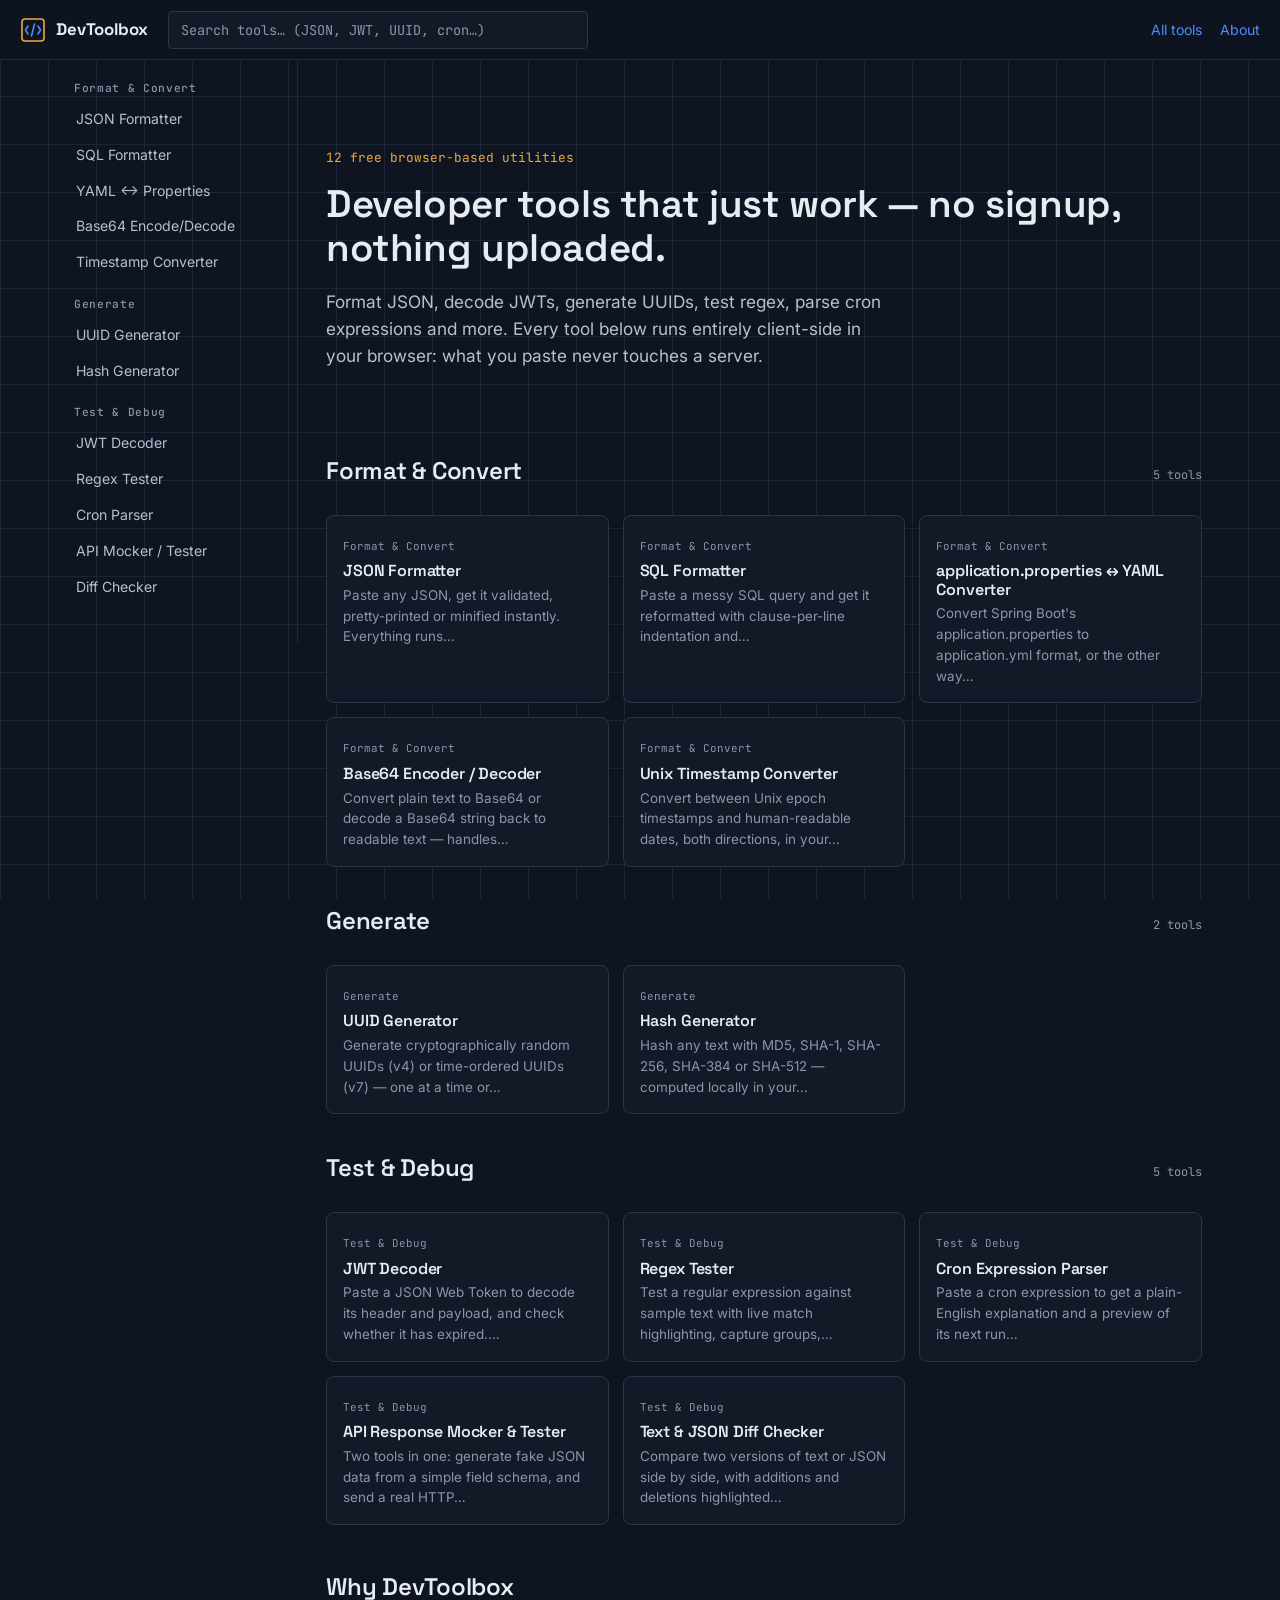
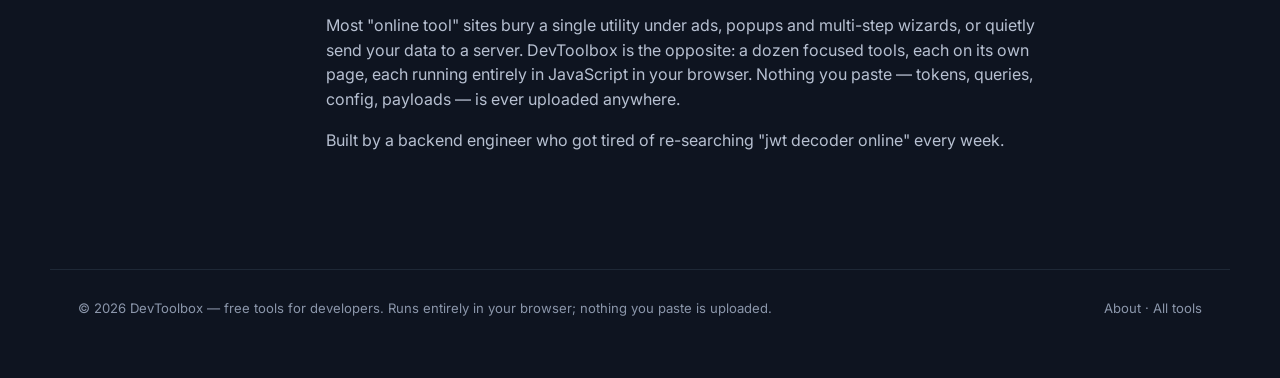
<file: index.html>
<!doctype html>
<html lang="en">
<head>
<meta charset="UTF-8">
<meta name="viewport" content="width=device-width, initial-scale=1">
<title>DevToolbox — Free Online Developer Tools</title>
<meta name="description" content="12 free developer tools: JSON formatter, JWT decoder, Base64, UUID generator, regex tester, cron parser, SQL formatter and more. No signup, nothing uploaded.">
<link rel="canonical" href="https://www.devtoolbox.example/index.html">
<meta name="robots" content="index, follow">
<meta property="og:type" content="website">
<meta property="og:title" content="DevToolbox — Free Online Developer Tools">
<meta property="og:description" content="12 free developer tools: JSON formatter, JWT decoder, Base64, UUID generator, regex tester, cron parser, SQL formatter and more. No signup, nothing uploaded.">
<meta property="og:url" content="https://www.devtoolbox.example/index.html">
<meta property="og:site_name" content="DevToolbox">
<meta name="twitter:card" content="summary">
<meta name="twitter:title" content="DevToolbox — Free Online Developer Tools">
<meta name="twitter:description" content="12 free developer tools: JSON formatter, JWT decoder, Base64, UUID generator, regex tester, cron parser, SQL formatter and more. No signup, nothing uploaded.">
<link rel="icon" href="favicon.svg" type="image/svg+xml">
<link rel="preconnect" href="https://fonts.googleapis.com">
<link rel="preconnect" href="https://fonts.gstatic.com" crossorigin>
<link href="https://fonts.googleapis.com/css2?family=Space+Grotesk:wght@500;600;700&family=Inter:wght@400;500;600&family=JetBrains+Mono:wght@400;500&display=swap" rel="stylesheet">
<link rel="stylesheet" href="css/style.css">
<script type="application/ld+json">{"@context": "https://schema.org", "@type": "WebSite", "name": "DevToolbox", "url": "https://www.devtoolbox.example/", "description": "12 free developer tools: JSON formatter, JWT decoder, Base64, UUID generator, regex tester, cron parser, SQL formatter and more. No signup, nothing uploaded."}</script>
<script type="application/ld+json">{"@context": "https://schema.org", "@type": "ItemList", "itemListElement": [{"@type": "SoftwareApplication", "position": 1, "name": "JSON Formatter", "url": "https://www.devtoolbox.example/tools/json-formatter.html", "applicationCategory": "DeveloperApplication"}, {"@type": "SoftwareApplication", "position": 2, "name": "SQL Formatter", "url": "https://www.devtoolbox.example/tools/sql-formatter.html", "applicationCategory": "DeveloperApplication"}, {"@type": "SoftwareApplication", "position": 3, "name": "application.properties ↔ YAML Converter", "url": "https://www.devtoolbox.example/tools/yaml-properties-converter.html", "applicationCategory": "DeveloperApplication"}, {"@type": "SoftwareApplication", "position": 4, "name": "Base64 Encoder / Decoder", "url": "https://www.devtoolbox.example/tools/base64-encoder-decoder.html", "applicationCategory": "DeveloperApplication"}, {"@type": "SoftwareApplication", "position": 5, "name": "Unix Timestamp Converter", "url": "https://www.devtoolbox.example/tools/timestamp-converter.html", "applicationCategory": "DeveloperApplication"}, {"@type": "SoftwareApplication", "position": 6, "name": "UUID Generator", "url": "https://www.devtoolbox.example/tools/uuid-generator.html", "applicationCategory": "DeveloperApplication"}, {"@type": "SoftwareApplication", "position": 7, "name": "Hash Generator", "url": "https://www.devtoolbox.example/tools/hash-generator.html", "applicationCategory": "DeveloperApplication"}, {"@type": "SoftwareApplication", "position": 8, "name": "JWT Decoder", "url": "https://www.devtoolbox.example/tools/jwt-decoder.html", "applicationCategory": "DeveloperApplication"}, {"@type": "SoftwareApplication", "position": 9, "name": "Regex Tester", "url": "https://www.devtoolbox.example/tools/regex-tester.html", "applicationCategory": "DeveloperApplication"}, {"@type": "SoftwareApplication", "position": 10, "name": "Cron Expression Parser", "url": "https://www.devtoolbox.example/tools/cron-parser.html", "applicationCategory": "DeveloperApplication"}, {"@type": "SoftwareApplication", "position": 11, "name": "API Response Mocker & Tester", "url": "https://www.devtoolbox.example/tools/api-mocker.html", "applicationCategory": "DeveloperApplication"}, {"@type": "SoftwareApplication", "position": 12, "name": "Text & JSON Diff Checker", "url": "https://www.devtoolbox.example/tools/diff-checker.html", "applicationCategory": "DeveloperApplication"}]}</script>
</head>
<body>
<a class="skip-link" href="#main">Skip to content</a>
<header class="topbar">
  <a class="brand" href="index.html" aria-label="DevToolbox home">
    <svg class="mark" viewBox="0 0 26 26" fill="none" xmlns="http://www.w3.org/2000/svg">
      <rect x="2" y="2" width="22" height="22" rx="3" stroke-width="1.6"/>
      <path d="M8 9L5.5 13L8 17M18 9L20.5 13L18 17M14.5 7L11.5 19" stroke-width="1.6" stroke-linecap="round" stroke-linejoin="round"/>
    </svg>
    DevToolbox
  </a>
  <div class="topbar-search">
    <input type="search" id="tool-search" placeholder="Search tools&hellip; (JSON, JWT, UUID, cron&hellip;)" aria-label="Search tools">
  </div>
  <nav class="topbar-links">
    <a href="index.html#all-tools">All tools</a>
    <a href="about.html">About</a>
  </nav>
  <button class="nav-toggle" aria-label="Toggle tool menu">&#9776;</button>
</header>
<div class="shell">
  <aside class="sidebar"><nav aria-label="Tool categories">
<h4>Format & Convert</h4>
<a href="tools/json-formatter.html">JSON Formatter</a>
<a href="tools/sql-formatter.html">SQL Formatter</a>
<a href="tools/yaml-properties-converter.html">YAML ↔ Properties</a>
<a href="tools/base64-encoder-decoder.html">Base64 Encode/Decode</a>
<a href="tools/timestamp-converter.html">Timestamp Converter</a>
<h4>Generate</h4>
<a href="tools/uuid-generator.html">UUID Generator</a>
<a href="tools/hash-generator.html">Hash Generator</a>
<h4>Test & Debug</h4>
<a href="tools/jwt-decoder.html">JWT Decoder</a>
<a href="tools/regex-tester.html">Regex Tester</a>
<a href="tools/cron-parser.html">Cron Parser</a>
<a href="tools/api-mocker.html">API Mocker / Tester</a>
<a href="tools/diff-checker.html">Diff Checker</a>
</nav></aside>
  <main id="main">

<section class="hero">
  <div class="eyebrow">12 free browser-based utilities</div>
  <h1>Developer tools that just work — no signup, nothing uploaded.</h1>
  <p class="lede">Format JSON, decode JWTs, generate UUIDs, test regex, parse cron expressions and more.
  Every tool below runs entirely client-side in your browser: what you paste never touches a server.</p>
</section>
<section id="all-tools">
<div class="section-title" id="format-convert"><h2>Format & Convert</h2><span>5 tools</span></div><div class="tool-grid"><a class="card" href="tools/json-formatter.html" data-search-item="JSON Formatter JSON Formatter Format & Convert"><span class="tag">Format & Convert</span><h3>JSON Formatter</h3><p>Paste any JSON, get it validated, pretty-printed or minified instantly. Everything runs…</p></a><a class="card" href="tools/sql-formatter.html" data-search-item="SQL Formatter SQL Formatter Format & Convert"><span class="tag">Format & Convert</span><h3>SQL Formatter</h3><p>Paste a messy SQL query and get it reformatted with clause-per-line indentation and…</p></a><a class="card" href="tools/yaml-properties-converter.html" data-search-item="application.properties ↔ YAML Converter YAML ↔ Properties Format & Convert"><span class="tag">Format & Convert</span><h3>application.properties ↔ YAML Converter</h3><p>Convert Spring Boot's application.properties to application.yml format, or the other way…</p></a><a class="card" href="tools/base64-encoder-decoder.html" data-search-item="Base64 Encoder / Decoder Base64 Encode/Decode Format & Convert"><span class="tag">Format & Convert</span><h3>Base64 Encoder / Decoder</h3><p>Convert plain text to Base64 or decode a Base64 string back to readable text — handles…</p></a><a class="card" href="tools/timestamp-converter.html" data-search-item="Unix Timestamp Converter Timestamp Converter Format & Convert"><span class="tag">Format & Convert</span><h3>Unix Timestamp Converter</h3><p>Convert between Unix epoch timestamps and human-readable dates, both directions, in your…</p></a></div>
<div class="section-title" id="generate"><h2>Generate</h2><span>2 tools</span></div><div class="tool-grid"><a class="card" href="tools/uuid-generator.html" data-search-item="UUID Generator UUID Generator Generate"><span class="tag">Generate</span><h3>UUID Generator</h3><p>Generate cryptographically random UUIDs (v4) or time-ordered UUIDs (v7) — one at a time or…</p></a><a class="card" href="tools/hash-generator.html" data-search-item="Hash Generator Hash Generator Generate"><span class="tag">Generate</span><h3>Hash Generator</h3><p>Hash any text with MD5, SHA-1, SHA-256, SHA-384 or SHA-512 — computed locally in your…</p></a></div>
<div class="section-title" id="test-debug"><h2>Test & Debug</h2><span>5 tools</span></div><div class="tool-grid"><a class="card" href="tools/jwt-decoder.html" data-search-item="JWT Decoder JWT Decoder Test & Debug"><span class="tag">Test & Debug</span><h3>JWT Decoder</h3><p>Paste a JSON Web Token to decode its header and payload, and check whether it has expired.…</p></a><a class="card" href="tools/regex-tester.html" data-search-item="Regex Tester Regex Tester Test & Debug"><span class="tag">Test & Debug</span><h3>Regex Tester</h3><p>Test a regular expression against sample text with live match highlighting, capture groups,…</p></a><a class="card" href="tools/cron-parser.html" data-search-item="Cron Expression Parser Cron Parser Test & Debug"><span class="tag">Test & Debug</span><h3>Cron Expression Parser</h3><p>Paste a cron expression to get a plain-English explanation and a preview of its next run…</p></a><a class="card" href="tools/api-mocker.html" data-search-item="API Response Mocker & Tester API Mocker / Tester Test & Debug"><span class="tag">Test & Debug</span><h3>API Response Mocker & Tester</h3><p>Two tools in one: generate fake JSON data from a simple field schema, and send a real HTTP…</p></a><a class="card" href="tools/diff-checker.html" data-search-item="Text & JSON Diff Checker Diff Checker Test & Debug"><span class="tag">Test & Debug</span><h3>Text & JSON Diff Checker</h3><p>Compare two versions of text or JSON side by side, with additions and deletions highlighted…</p></a></div>
</section>
<section class="prose" style="max-width:720px; margin-top:20px;">
  <h2>Why DevToolbox</h2>
  <p>Most "online tool" sites bury a single utility under ads, popups and multi-step wizards, or quietly send
  your data to a server. DevToolbox is the opposite: a dozen focused tools, each on its own page, each running
  entirely in JavaScript in your browser. Nothing you paste — tokens, queries, config, payloads — is ever
  uploaded anywhere.</p>
  <p>Built by a backend engineer who got tired of re-searching "jwt decoder online" every week.</p>
</section>

  </main>
</div>
<footer>
  <div>&copy; <span id="y"></span> DevToolbox &mdash; free tools for developers. Runs entirely in your browser; nothing you paste is uploaded.</div>
  <div><a href="about.html">About</a> &middot; <a href="index.html#all-tools">All tools</a></div>
</footer>
<script>document.getElementById('y').textContent = new Date().getFullYear();</script>
<script src="js/common.js"></script>
</body>
</html>
</file>
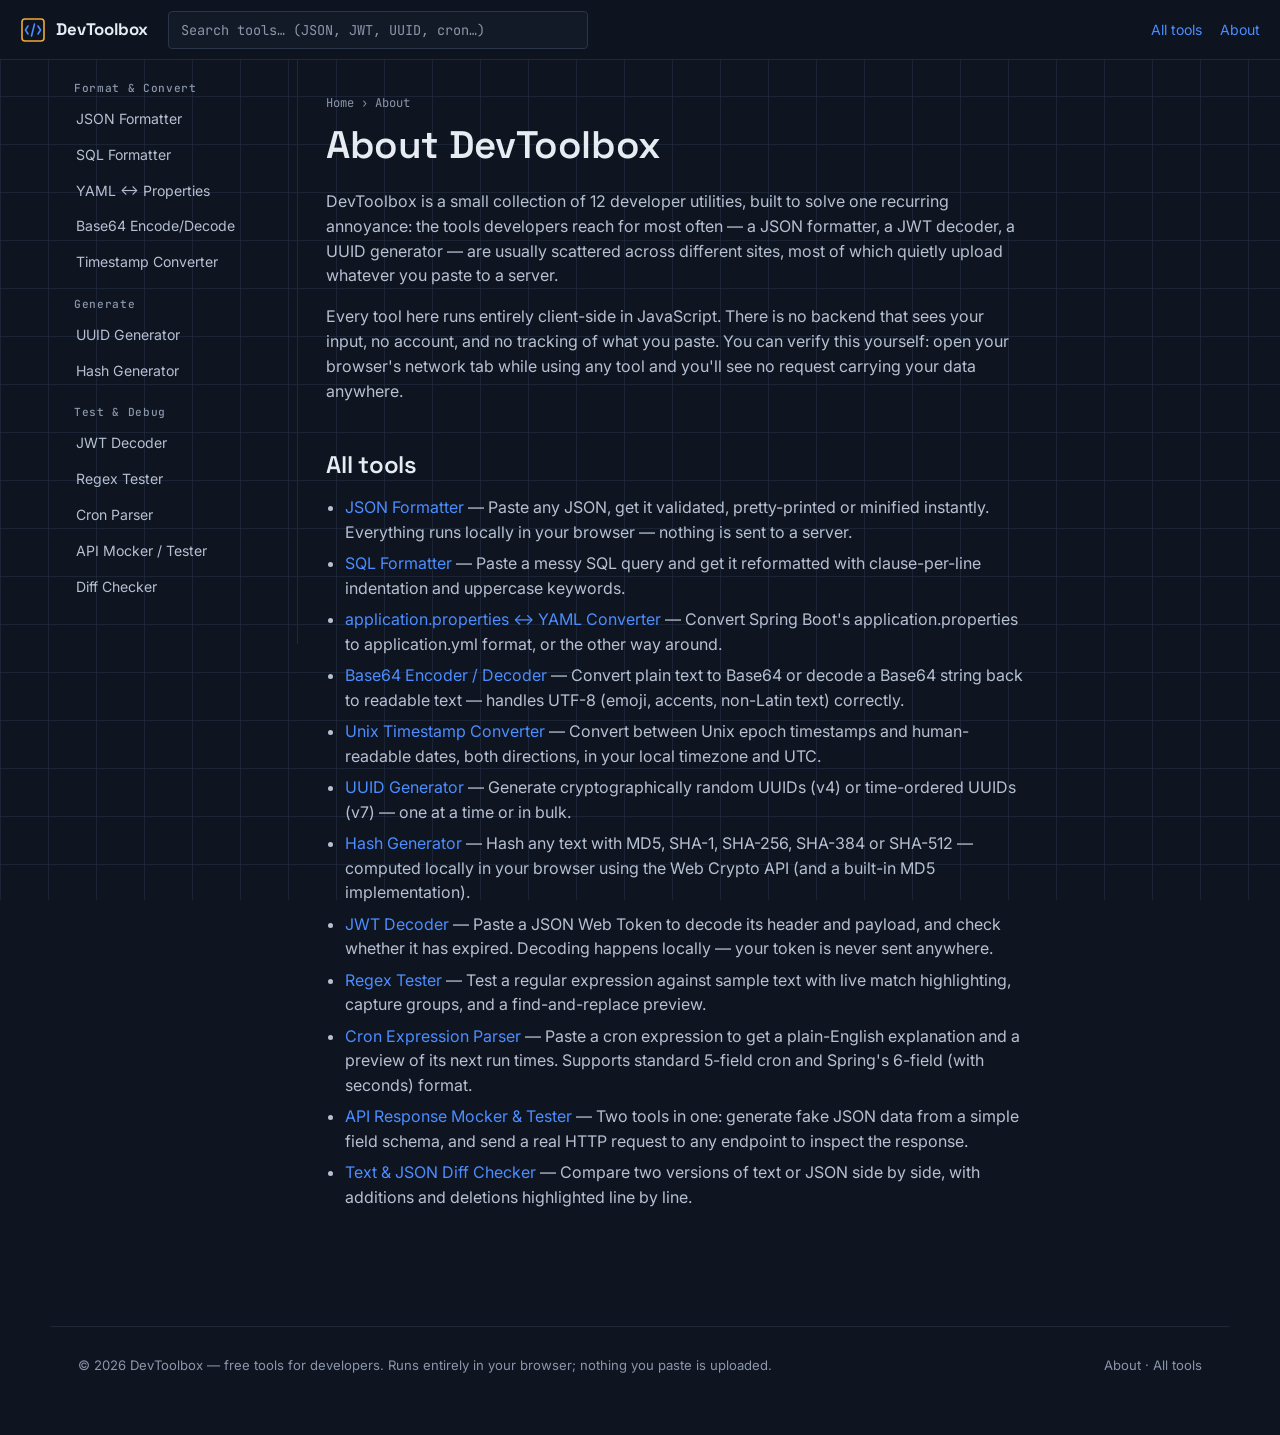
<file: about.html>
<!doctype html>
<html lang="en">
<head>
<meta charset="UTF-8">
<meta name="viewport" content="width=device-width, initial-scale=1">
<title>About DevToolbox — Private, Client-Side Tools</title>
<meta name="description" content="DevToolbox is a free collection of 12 developer tools that run entirely in your browser. No accounts, no uploads, no tracking of what you paste.">
<link rel="canonical" href="https://www.devtoolbox.example/about.html">
<meta name="robots" content="index, follow">
<meta property="og:type" content="website">
<meta property="og:title" content="About DevToolbox — Private, Client-Side Tools">
<meta property="og:description" content="DevToolbox is a free collection of 12 developer tools that run entirely in your browser. No accounts, no uploads, no tracking of what you paste.">
<meta property="og:url" content="https://www.devtoolbox.example/about.html">
<meta property="og:site_name" content="DevToolbox">
<meta name="twitter:card" content="summary">
<meta name="twitter:title" content="About DevToolbox — Private, Client-Side Tools">
<meta name="twitter:description" content="DevToolbox is a free collection of 12 developer tools that run entirely in your browser. No accounts, no uploads, no tracking of what you paste.">
<link rel="icon" href="favicon.svg" type="image/svg+xml">
<link rel="preconnect" href="https://fonts.googleapis.com">
<link rel="preconnect" href="https://fonts.gstatic.com" crossorigin>
<link href="https://fonts.googleapis.com/css2?family=Space+Grotesk:wght@500;600;700&family=Inter:wght@400;500;600&family=JetBrains+Mono:wght@400;500&display=swap" rel="stylesheet">
<link rel="stylesheet" href="css/style.css">

</head>
<body>
<a class="skip-link" href="#main">Skip to content</a>
<header class="topbar">
  <a class="brand" href="index.html" aria-label="DevToolbox home">
    <svg class="mark" viewBox="0 0 26 26" fill="none" xmlns="http://www.w3.org/2000/svg">
      <rect x="2" y="2" width="22" height="22" rx="3" stroke-width="1.6"/>
      <path d="M8 9L5.5 13L8 17M18 9L20.5 13L18 17M14.5 7L11.5 19" stroke-width="1.6" stroke-linecap="round" stroke-linejoin="round"/>
    </svg>
    DevToolbox
  </a>
  <div class="topbar-search">
    <input type="search" id="tool-search" placeholder="Search tools&hellip; (JSON, JWT, UUID, cron&hellip;)" aria-label="Search tools">
  </div>
  <nav class="topbar-links">
    <a href="index.html#all-tools">All tools</a>
    <a href="about.html">About</a>
  </nav>
  <button class="nav-toggle" aria-label="Toggle tool menu">&#9776;</button>
</header>
<div class="shell">
  <aside class="sidebar"><nav aria-label="Tool categories">
<h4>Format & Convert</h4>
<a href="tools/json-formatter.html">JSON Formatter</a>
<a href="tools/sql-formatter.html">SQL Formatter</a>
<a href="tools/yaml-properties-converter.html">YAML ↔ Properties</a>
<a href="tools/base64-encoder-decoder.html">Base64 Encode/Decode</a>
<a href="tools/timestamp-converter.html">Timestamp Converter</a>
<h4>Generate</h4>
<a href="tools/uuid-generator.html">UUID Generator</a>
<a href="tools/hash-generator.html">Hash Generator</a>
<h4>Test & Debug</h4>
<a href="tools/jwt-decoder.html">JWT Decoder</a>
<a href="tools/regex-tester.html">Regex Tester</a>
<a href="tools/cron-parser.html">Cron Parser</a>
<a href="tools/api-mocker.html">API Mocker / Tester</a>
<a href="tools/diff-checker.html">Diff Checker</a>
</nav></aside>
  <main id="main">
<div class="tool-header">
  <div class="crumbs"><a href="index.html">Home</a> &rsaquo; <span>About</span></div>
  <h1>About DevToolbox</h1>
</div>
<section class="prose">
  <p>DevToolbox is a small collection of 12 developer utilities, built to solve one recurring annoyance:
  the tools developers reach for most often — a JSON formatter, a JWT decoder, a UUID generator —
  are usually scattered across different sites, most of which quietly upload whatever you paste to a server.</p>
  <p>Every tool here runs entirely client-side in JavaScript. There is no backend that sees your input, no
  account, and no tracking of what you paste. You can verify this yourself: open your browser's network tab
  while using any tool and you'll see no request carrying your data anywhere.</p>
  <h2>All tools</h2>
  <ul><li><a href="tools/json-formatter.html">JSON Formatter</a> — Paste any JSON, get it validated, pretty-printed or minified instantly. Everything runs locally in your browser — nothing is sent to a server.</li><li><a href="tools/sql-formatter.html">SQL Formatter</a> — Paste a messy SQL query and get it reformatted with clause-per-line indentation and uppercase keywords.</li><li><a href="tools/yaml-properties-converter.html">application.properties ↔ YAML Converter</a> — Convert Spring Boot's application.properties to application.yml format, or the other way around.</li><li><a href="tools/base64-encoder-decoder.html">Base64 Encoder / Decoder</a> — Convert plain text to Base64 or decode a Base64 string back to readable text — handles UTF-8 (emoji, accents, non-Latin text) correctly.</li><li><a href="tools/timestamp-converter.html">Unix Timestamp Converter</a> — Convert between Unix epoch timestamps and human-readable dates, both directions, in your local timezone and UTC.</li><li><a href="tools/uuid-generator.html">UUID Generator</a> — Generate cryptographically random UUIDs (v4) or time-ordered UUIDs (v7) — one at a time or in bulk.</li><li><a href="tools/hash-generator.html">Hash Generator</a> — Hash any text with MD5, SHA-1, SHA-256, SHA-384 or SHA-512 — computed locally in your browser using the Web Crypto API (and a built-in MD5 implementation).</li><li><a href="tools/jwt-decoder.html">JWT Decoder</a> — Paste a JSON Web Token to decode its header and payload, and check whether it has expired. Decoding happens locally — your token is never sent anywhere.</li><li><a href="tools/regex-tester.html">Regex Tester</a> — Test a regular expression against sample text with live match highlighting, capture groups, and a find-and-replace preview.</li><li><a href="tools/cron-parser.html">Cron Expression Parser</a> — Paste a cron expression to get a plain-English explanation and a preview of its next run times. Supports standard 5-field cron and Spring's 6-field (with seconds) format.</li><li><a href="tools/api-mocker.html">API Response Mocker & Tester</a> — Two tools in one: generate fake JSON data from a simple field schema, and send a real HTTP request to any endpoint to inspect the response.</li><li><a href="tools/diff-checker.html">Text & JSON Diff Checker</a> — Compare two versions of text or JSON side by side, with additions and deletions highlighted line by line.</li></ul>
</section>
</main>
</div>
<footer>
  <div>&copy; <span id="y"></span> DevToolbox &mdash; free tools for developers. Runs entirely in your browser; nothing you paste is uploaded.</div>
  <div><a href="about.html">About</a> &middot; <a href="index.html#all-tools">All tools</a></div>
</footer>
<script>document.getElementById('y').textContent = new Date().getFullYear();</script>
<script src="js/common.js"></script>
</body>
</html>
</file>
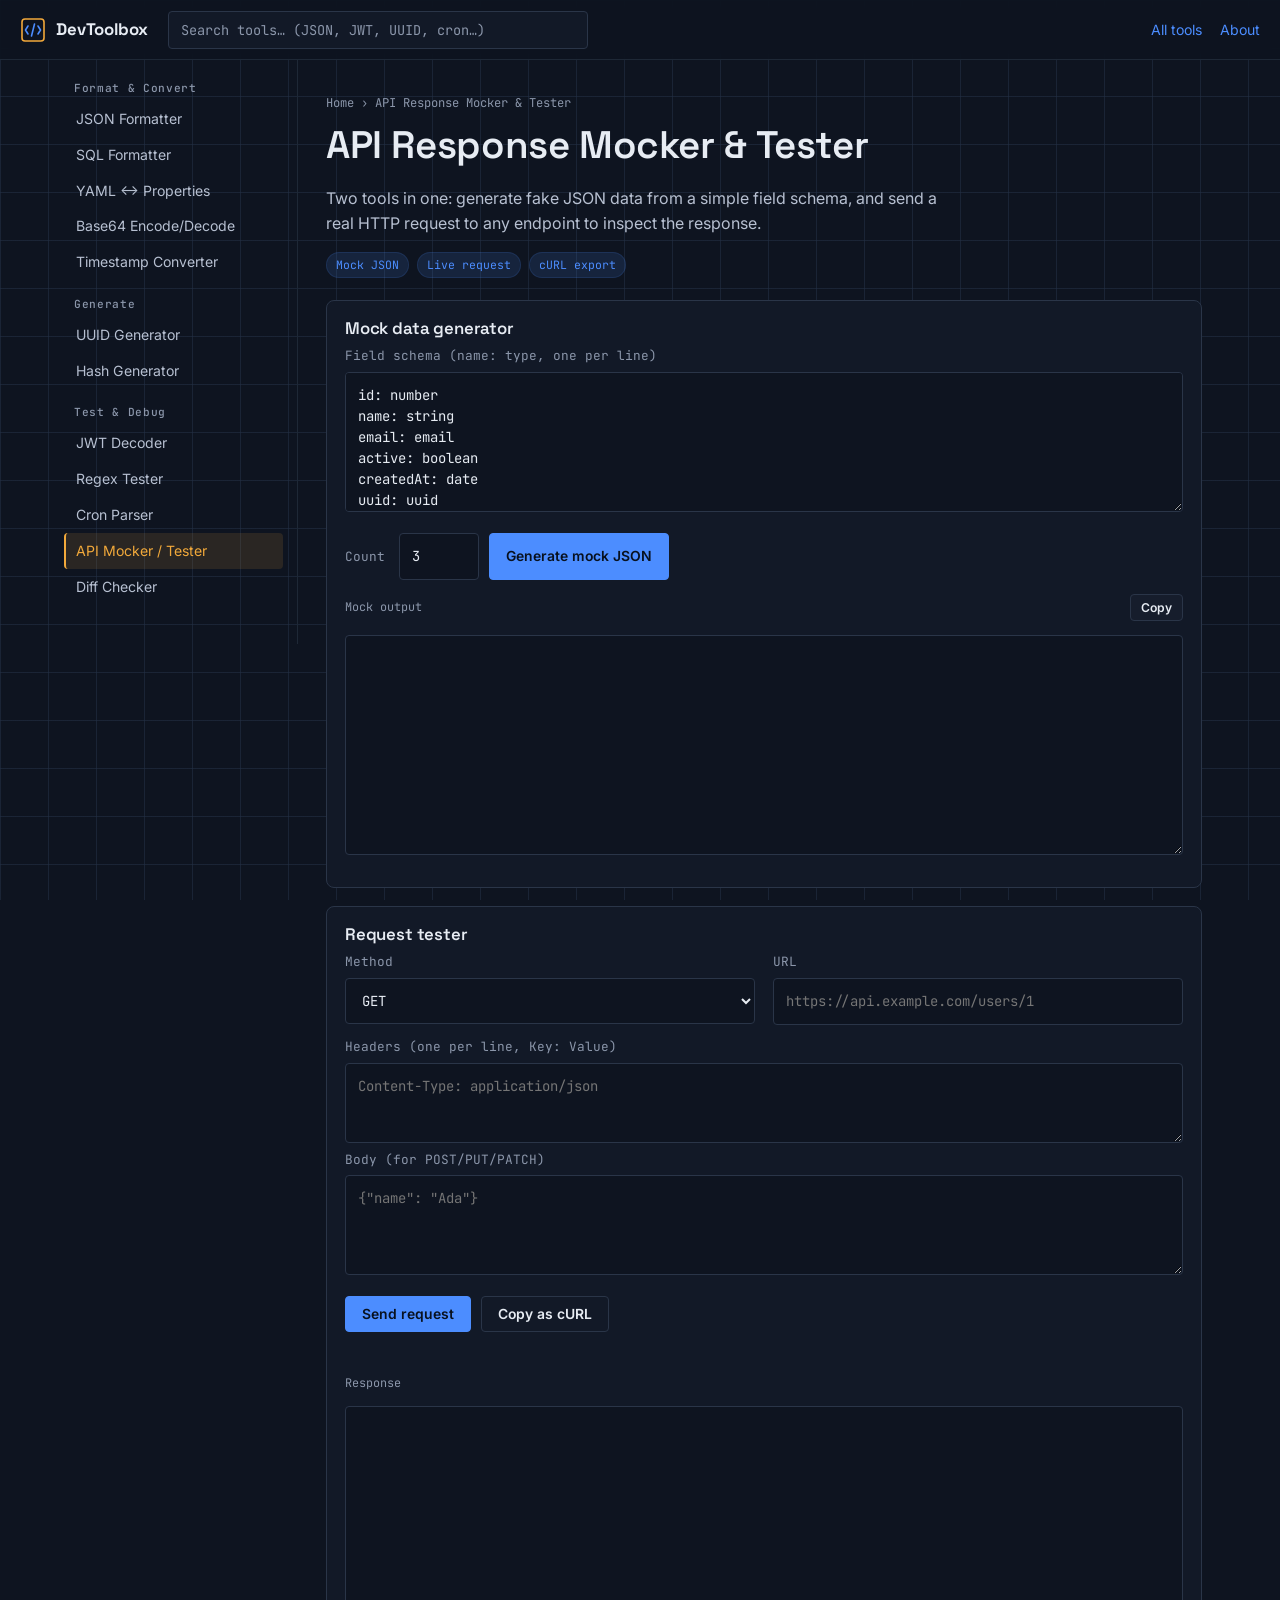
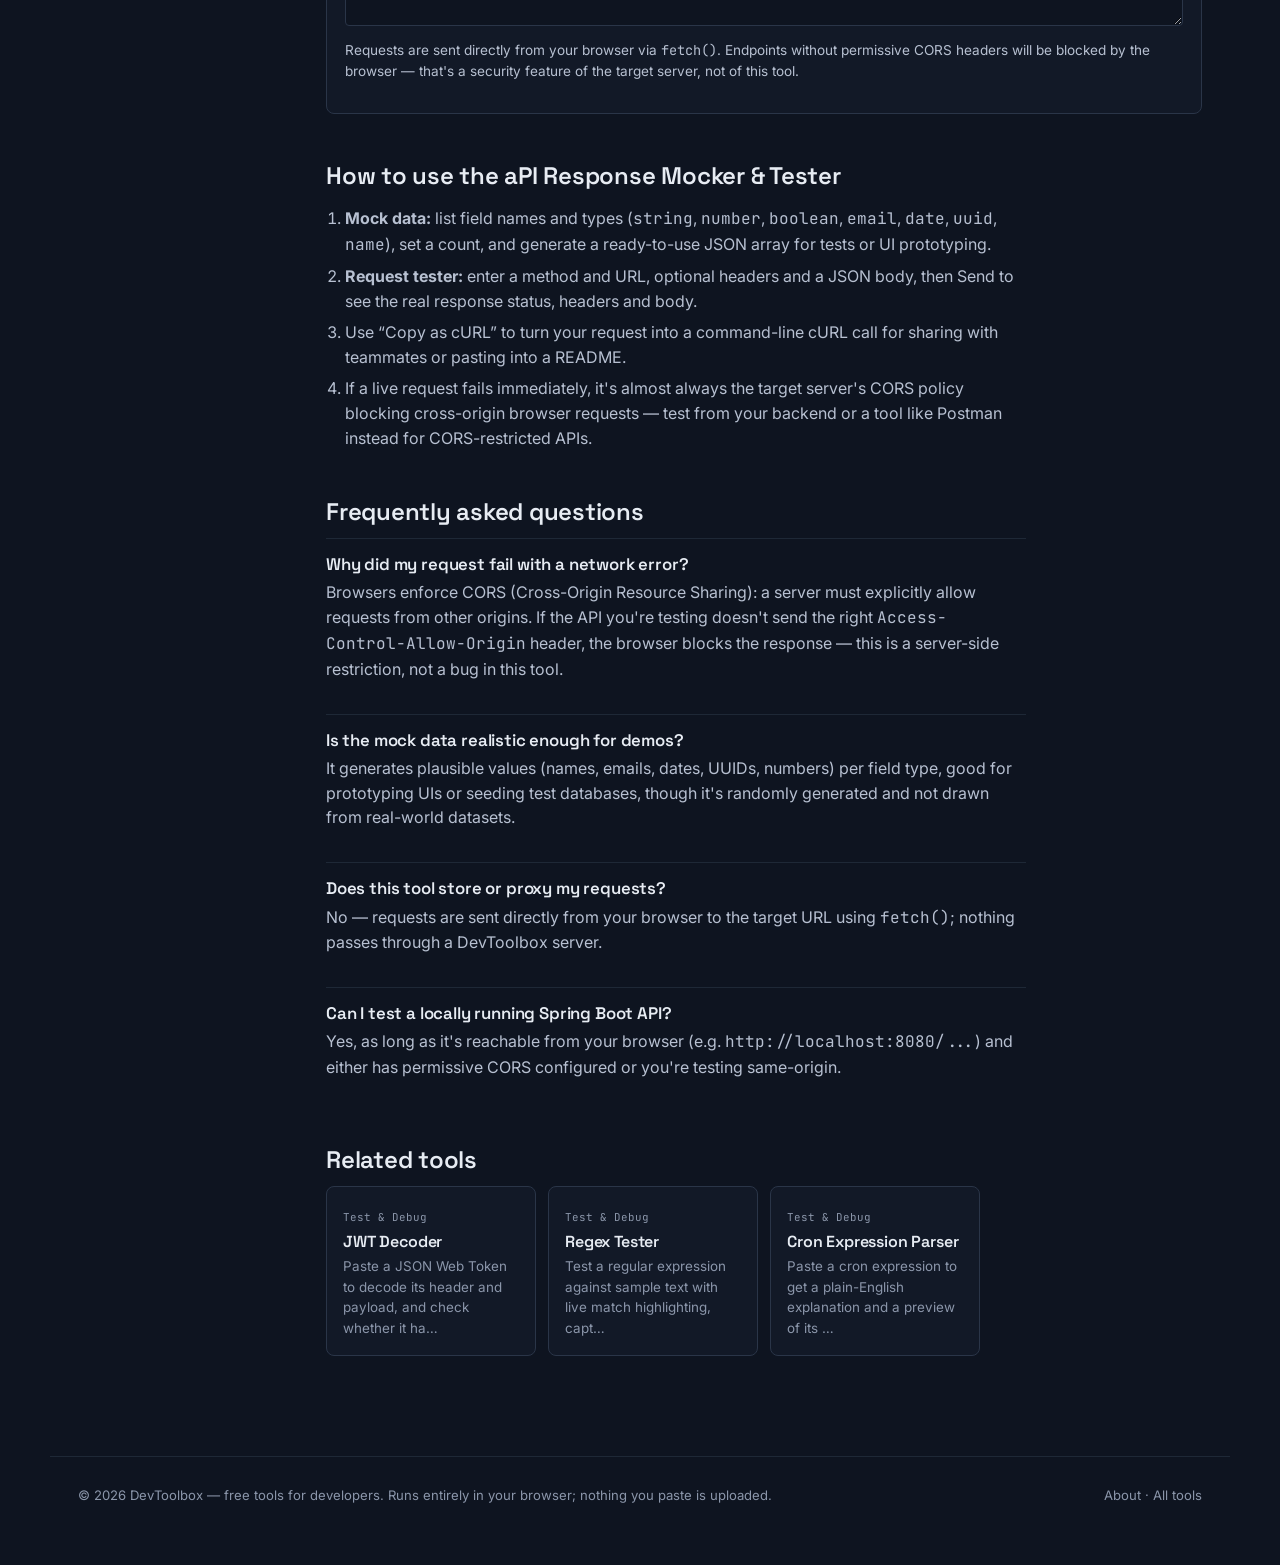
<file: tools/api-mocker.html>
<!doctype html>
<html lang="en">
<head>
<meta charset="UTF-8">
<meta name="viewport" content="width=device-width, initial-scale=1">
<title>API Mock Data Generator & Tester | DevToolbox</title>
<meta name="description" content="Generate realistic mock JSON data from a simple schema, and send real HTTP requests to test any API endpoint — view status, headers and response body.">
<link rel="canonical" href="https://www.devtoolbox.example/tools/api-mocker.html">
<meta name="robots" content="index, follow">
<meta property="og:type" content="website">
<meta property="og:title" content="API Mock Data Generator & Tester | DevToolbox">
<meta property="og:description" content="Generate realistic mock JSON data from a simple schema, and send real HTTP requests to test any API endpoint — view status, headers and response body.">
<meta property="og:url" content="https://www.devtoolbox.example/tools/api-mocker.html">
<meta property="og:site_name" content="DevToolbox">
<meta name="twitter:card" content="summary">
<meta name="twitter:title" content="API Mock Data Generator & Tester | DevToolbox">
<meta name="twitter:description" content="Generate realistic mock JSON data from a simple schema, and send real HTTP requests to test any API endpoint — view status, headers and response body.">
<link rel="icon" href="../favicon.svg" type="image/svg+xml">
<link rel="preconnect" href="https://fonts.googleapis.com">
<link rel="preconnect" href="https://fonts.gstatic.com" crossorigin>
<link href="https://fonts.googleapis.com/css2?family=Space+Grotesk:wght@500;600;700&family=Inter:wght@400;500;600&family=JetBrains+Mono:wght@400;500&display=swap" rel="stylesheet">
<link rel="stylesheet" href="../css/style.css">
<script type="application/ld+json">{"@context": "https://schema.org", "@type": "SoftwareApplication", "name": "API Response Mocker & Tester - DevToolbox", "applicationCategory": "DeveloperApplication", "operatingSystem": "Any (runs in browser)", "offers": {"@type": "Offer", "price": "0", "priceCurrency": "USD"}, "url": "https://www.devtoolbox.example/tools/api-mocker.html", "description": "Generate realistic mock JSON data from a simple schema, and send real HTTP requests to test any API endpoint — view status, headers and response body."}</script>
<script type="application/ld+json">{"@context": "https://schema.org", "@type": "FAQPage", "mainEntity": [{"@type": "Question", "name": "Why did my request fail with a network error?", "acceptedAnswer": {"@type": "Answer", "text": "Browsers enforce CORS (Cross-Origin Resource Sharing): a server must explicitly allow requests from other origins. If the API you're testing doesn't send the right <code>Access-Control-Allow-Origin</code> header, the browser blocks the response — this is a server-side restriction, not a bug in this tool."}}, {"@type": "Question", "name": "Is the mock data realistic enough for demos?", "acceptedAnswer": {"@type": "Answer", "text": "It generates plausible values (names, emails, dates, UUIDs, numbers) per field type, good for prototyping UIs or seeding test databases, though it's randomly generated and not drawn from real-world datasets."}}, {"@type": "Question", "name": "Does this tool store or proxy my requests?", "acceptedAnswer": {"@type": "Answer", "text": "No — requests are sent directly from your browser to the target URL using <code>fetch()</code>; nothing passes through a DevToolbox server."}}, {"@type": "Question", "name": "Can I test a locally running Spring Boot API?", "acceptedAnswer": {"@type": "Answer", "text": "Yes, as long as it's reachable from your browser (e.g. <code>http://localhost:8080/...</code>) and either has permissive CORS configured or you're testing same-origin."}}]}</script>
<script type="application/ld+json">{"@context": "https://schema.org", "@type": "BreadcrumbList", "itemListElement": [{"@type": "ListItem", "position": 1, "name": "Home", "item": "https://www.devtoolbox.example/index.html"}, {"@type": "ListItem", "position": 2, "name": "API Response Mocker & Tester", "item": "https://www.devtoolbox.example/tools/api-mocker.html"}]}</script>
</head>
<body>
<a class="skip-link" href="#main">Skip to content</a>
<header class="topbar">
  <a class="brand" href="../index.html" aria-label="DevToolbox home">
    <svg class="mark" viewBox="0 0 26 26" fill="none" xmlns="http://www.w3.org/2000/svg">
      <rect x="2" y="2" width="22" height="22" rx="3" stroke-width="1.6"/>
      <path d="M8 9L5.5 13L8 17M18 9L20.5 13L18 17M14.5 7L11.5 19" stroke-width="1.6" stroke-linecap="round" stroke-linejoin="round"/>
    </svg>
    DevToolbox
  </a>
  <div class="topbar-search">
    <input type="search" id="tool-search" placeholder="Search tools&hellip; (JSON, JWT, UUID, cron&hellip;)" aria-label="Search tools">
  </div>
  <nav class="topbar-links">
    <a href="../index.html#all-tools">All tools</a>
    <a href="../about.html">About</a>
  </nav>
  <button class="nav-toggle" aria-label="Toggle tool menu">&#9776;</button>
</header>
<div class="shell">
  <aside class="sidebar"><nav aria-label="Tool categories">
<h4>Format & Convert</h4>
<a href="../tools/json-formatter.html">JSON Formatter</a>
<a href="../tools/sql-formatter.html">SQL Formatter</a>
<a href="../tools/yaml-properties-converter.html">YAML ↔ Properties</a>
<a href="../tools/base64-encoder-decoder.html">Base64 Encode/Decode</a>
<a href="../tools/timestamp-converter.html">Timestamp Converter</a>
<h4>Generate</h4>
<a href="../tools/uuid-generator.html">UUID Generator</a>
<a href="../tools/hash-generator.html">Hash Generator</a>
<h4>Test & Debug</h4>
<a href="../tools/jwt-decoder.html">JWT Decoder</a>
<a href="../tools/regex-tester.html">Regex Tester</a>
<a href="../tools/cron-parser.html">Cron Parser</a>
<a href="../tools/api-mocker.html" class="active">API Mocker / Tester</a>
<a href="../tools/diff-checker.html">Diff Checker</a>
</nav></aside>
  <main id="main">
    <div class="tool-header">
      <div class="crumbs"><a href="../index.html">Home</a> &rsaquo; <span>API Response Mocker & Tester</span></div>
      <h1>API Response Mocker & Tester</h1>
      <p class="lede">Two tools in one: generate fake JSON data from a simple field schema, and send a real HTTP request to any endpoint to inspect the response.</p>
      <div class="badge-row"><span class="badge">Mock JSON</span><span class="badge">Live request</span><span class="badge">cURL export</span></div>
    </div>

    
<div class="panel">
  <h3 style="margin-top:0;">Mock data generator</h3>
  <label for="mock-schema">Field schema (name: type, one per line)</label>
  <textarea id="mock-schema" spellcheck="false" style="min-height:140px;">id: number
name: string
email: email
active: boolean
createdAt: date
uuid: uuid</textarea>
  <div class="btn-row">
    <label style="margin:0;">Count
      <input id="mock-count" type="number" min="1" max="100" value="3" style="width:80px; display:inline-block; margin-left:6px;">
    </label>
    <button class="primary" id="mock-generate">Generate mock JSON</button>
  </div>
  <div class="panel-title" style="margin-top:12px;"><span>Mock output</span><button class="small" data-copy-target="#mock-out">Copy</button></div>
  <pre class="code-box" id="mock-out"></pre>
</div>

<div class="panel">
  <h3 style="margin-top:0;">Request tester</h3>
  <div class="grid-2">
    <div>
      <label for="req-method">Method</label>
      <select id="req-method">
        <option>GET</option><option>POST</option><option>PUT</option><option>PATCH</option><option>DELETE</option>
      </select>
    </div>
    <div>
      <label for="req-url">URL</label>
      <input id="req-url" type="text" class="mono" placeholder="https://api.example.com/users/1">
    </div>
  </div>
  <label for="req-headers" style="margin-top:12px;">Headers (one per line, <code>Key: Value</code>)</label>
  <textarea id="req-headers" spellcheck="false" style="min-height:80px;" placeholder="Content-Type: application/json"></textarea>
  <label for="req-body">Body (for POST/PUT/PATCH)</label>
  <textarea id="req-body" spellcheck="false" style="min-height:100px;" placeholder='{"name": "Ada"}'></textarea>
  <div class="btn-row">
    <button class="primary" id="req-send">Send request</button>
    <button class="ghost" id="req-curl">Copy as cURL</button>
  </div>
  <div id="req-status" class="status" role="status"></div>
  <div class="panel-title" style="margin-top:12px;"><span>Response</span></div>
  <pre class="code-box" id="req-out"></pre>
  <p style="margin-top:10px; font-size:.85rem;">Requests are sent directly from your browser via <code>fetch()</code>. Endpoints without permissive CORS headers will be blocked by the browser — that's a security feature of the target server, not of this tool.</p>
</div>


    <section class="prose">
      <h2>How to use the aPI Response Mocker & Tester</h2>
      <ol><li><strong>Mock data:</strong> list field names and types (<code>string</code>, <code>number</code>, <code>boolean</code>, <code>email</code>, <code>date</code>, <code>uuid</code>, <code>name</code>), set a count, and generate a ready-to-use JSON array for tests or UI prototyping.</li><li><strong>Request tester:</strong> enter a method and URL, optional headers and a JSON body, then Send to see the real response status, headers and body.</li><li>Use “Copy as cURL” to turn your request into a command-line cURL call for sharing with teammates or pasting into a README.</li><li>If a live request fails immediately, it's almost always the target server's CORS policy blocking cross-origin browser requests — test from your backend or a tool like Postman instead for CORS-restricted APIs.</li></ol>
      <h2>Frequently asked questions</h2>
      <div class="faq-item"><h3>Why did my request fail with a network error?</h3><p>Browsers enforce CORS (Cross-Origin Resource Sharing): a server must explicitly allow requests from other origins. If the API you're testing doesn't send the right <code>Access-Control-Allow-Origin</code> header, the browser blocks the response — this is a server-side restriction, not a bug in this tool.</p></div><div class="faq-item"><h3>Is the mock data realistic enough for demos?</h3><p>It generates plausible values (names, emails, dates, UUIDs, numbers) per field type, good for prototyping UIs or seeding test databases, though it's randomly generated and not drawn from real-world datasets.</p></div><div class="faq-item"><h3>Does this tool store or proxy my requests?</h3><p>No — requests are sent directly from your browser to the target URL using <code>fetch()</code>; nothing passes through a DevToolbox server.</p></div><div class="faq-item"><h3>Can I test a locally running Spring Boot API?</h3><p>Yes, as long as it's reachable from your browser (e.g. <code>http://localhost:8080/...</code>) and either has permissive CORS configured or you're testing same-origin.</p></div>
    </section>

    <section class="related">
      <h2>Related tools</h2>
      <div class="cards"><a class="card" href="jwt-decoder.html"><span class="tag">Test & Debug</span><h3>JWT Decoder</h3><p>Paste a JSON Web Token to decode its header and payload, and check whether it ha&hellip;</p></a><a class="card" href="regex-tester.html"><span class="tag">Test & Debug</span><h3>Regex Tester</h3><p>Test a regular expression against sample text with live match highlighting, capt&hellip;</p></a><a class="card" href="cron-parser.html"><span class="tag">Test & Debug</span><h3>Cron Expression Parser</h3><p>Paste a cron expression to get a plain-English explanation and a preview of its &hellip;</p></a></div>
    </section>
  </main>
</div>
<footer>
  <div>&copy; <span id="y"></span> DevToolbox &mdash; free tools for developers. Runs entirely in your browser; nothing you paste is uploaded.</div>
  <div><a href="../about.html">About</a> &middot; <a href="../index.html#all-tools">All tools</a></div>
</footer>
<script>document.getElementById('y').textContent = new Date().getFullYear();</script>
<script src="../js/common.js"></script>
<script>

(function () {
  function rand(n) { return Math.floor(Math.random() * n); }
  var FIRST = ['Ada','Grace','Linus','Margaret','Dennis','Barbara','Alan','Katherine','Ken','Radia'];
  var LAST = ['Lovelace','Hopper','Torvalds','Hamilton','Ritchie','Liskov','Turing','Johnson','Thompson','Perlman'];

  function fakeValue(type) {
    type = type.trim().toLowerCase();
    switch (type) {
      case 'number': case 'int': case 'integer': return rand(10000);
      case 'float': return Number((Math.random() * 1000).toFixed(2));
      case 'boolean': case 'bool': return Math.random() > 0.5;
      case 'uuid': return 'xxxxxxxx-xxxx-4xxx-yxxx-xxxxxxxxxxxx'.replace(/[xy]/g, function (c) {
        var r = Math.random() * 16 | 0, v = c === 'x' ? r : (r & 0x3 | 0x8); return v.toString(16);
      });
      case 'email': return (FIRST[rand(FIRST.length)] + '.' + LAST[rand(LAST.length)] + rand(99) + '@example.com').toLowerCase();
      case 'name': return FIRST[rand(FIRST.length)] + ' ' + LAST[rand(LAST.length)];
      case 'date': return new Date(Date.now() - rand(1e10)).toISOString();
      case 'string': case 'text': default: return LAST[rand(LAST.length)] + '-' + rand(999);
    }
  }

  document.getElementById('mock-generate').addEventListener('click', function () {
    var schemaLines = document.getElementById('mock-schema').value.split('\n').map(function (l) { return l.trim(); }).filter(Boolean);
    var fields = schemaLines.map(function (l) {
      var parts = l.split(':');
      return { name: (parts[0] || '').trim(), type: (parts[1] || 'string').trim() };
    }).filter(function (f) { return f.name; });
    var count = Math.min(100, Math.max(1, Number(document.getElementById('mock-count').value) || 1));
    var results = [];
    for (var i = 0; i < count; i++) {
      var obj = {};
      fields.forEach(function (f) { obj[f.name] = fakeValue(f.type); });
      results.push(obj);
    }
    document.getElementById('mock-out').textContent = JSON.stringify(results, null, 2);
  });

  function parseHeaders(text) {
    var h = {};
    text.split('\n').forEach(function (line) {
      var idx = line.indexOf(':');
      if (idx > -1) h[line.slice(0, idx).trim()] = line.slice(idx + 1).trim();
    });
    return h;
  }

  document.getElementById('req-send').addEventListener('click', function () {
    var method = document.getElementById('req-method').value;
    var url = document.getElementById('req-url').value.trim();
    var status = document.getElementById('req-status');
    var out = document.getElementById('req-out');
    if (!url) { setStatus(status, 'Enter a URL first.', false); return; }
    var headers = parseHeaders(document.getElementById('req-headers').value);
    var body = document.getElementById('req-body').value.trim();
    var opts = { method: method, headers: headers };
    if (method !== 'GET' && method !== 'DELETE' && body) opts.body = body;
    setStatus(status, 'Sending&hellip;', true);
    var start = performance.now();
    fetch(url, opts).then(function (res) {
      var ms = Math.round(performance.now() - start);
      var headerLines = [];
      res.headers.forEach(function (v, k) { headerLines.push(k + ': ' + v); });
      return res.text().then(function (text) {
        var pretty = text;
        try { pretty = JSON.stringify(JSON.parse(text), null, 2); } catch (e) {}
        out.textContent = 'Status: ' + res.status + ' ' + res.statusText + '  (' + ms + ' ms)\n\n' + headerLines.join('\n') + '\n\n' + pretty;
        setStatus(status, res.ok ? 'Request succeeded.' : 'Request completed with an error status.', res.ok);
      });
    }).catch(function (err) {
      setStatus(status, 'Request failed: ' + err.message + ' (often a CORS restriction on the target server).', false);
      out.textContent = '';
    });
  });

  document.getElementById('req-curl').addEventListener('click', function () {
    var method = document.getElementById('req-method').value;
    var url = document.getElementById('req-url').value.trim();
    var headers = document.getElementById('req-headers').value.split('\n').map(function (l) { return l.trim(); }).filter(Boolean);
    var body = document.getElementById('req-body').value.trim();
    var parts = ['curl -X ' + method, "'" + url + "'"];
    headers.forEach(function (h) { parts.push("-H '" + h + "'"); });
    if (body && method !== 'GET') parts.push("-d '" + body.replace(/'/g, "'\\''") + "'");
    navigator.clipboard.writeText(parts.join(' \\\n  '));
    var btn = document.getElementById('req-curl');
    var original = btn.textContent; btn.textContent = 'Copied'; setTimeout(function () { btn.textContent = original; }, 1200);
  });
})();

</script>
</body>
</html>
</file>
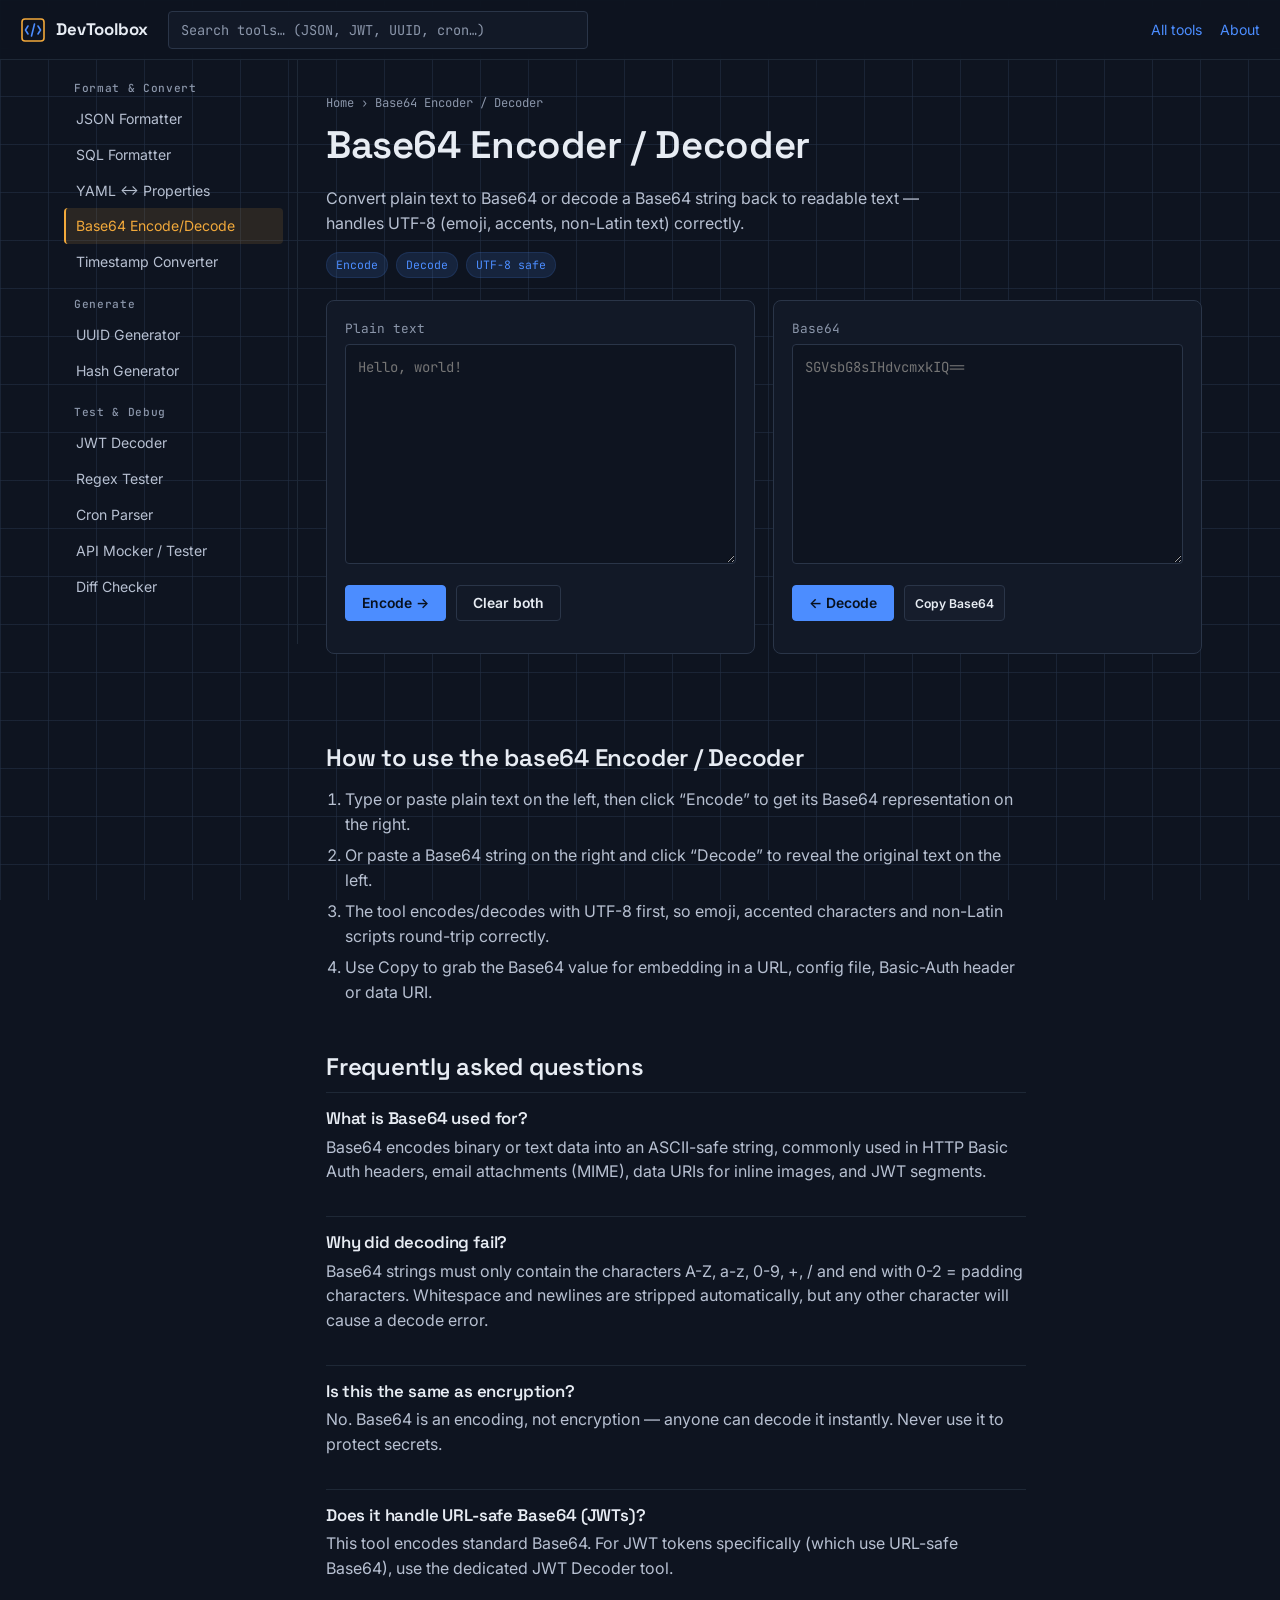
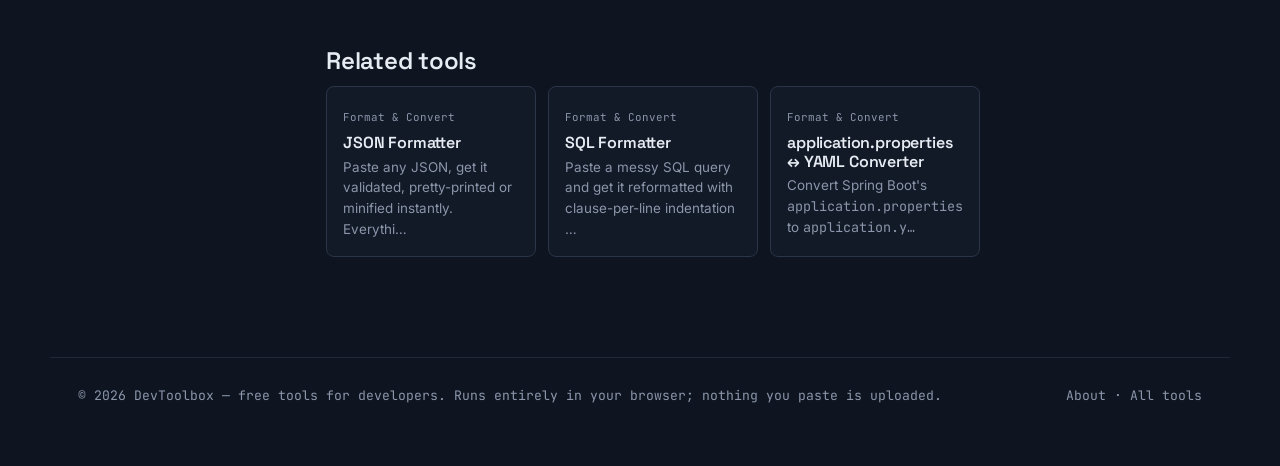
<file: tools/base64-encoder-decoder.html>
<!doctype html>
<html lang="en">
<head>
<meta charset="UTF-8">
<meta name="viewport" content="width=device-width, initial-scale=1">
<title>Base64 Encode & Decode Online Free | DevToolbox</title>
<meta name="description" content="Encode text to Base64 or decode Base64 back to plain text online, free and instantly. UTF-8 safe, runs entirely in your browser.">
<link rel="canonical" href="https://www.devtoolbox.example/tools/base64-encoder-decoder.html">
<meta name="robots" content="index, follow">
<meta property="og:type" content="website">
<meta property="og:title" content="Base64 Encode & Decode Online Free | DevToolbox">
<meta property="og:description" content="Encode text to Base64 or decode Base64 back to plain text online, free and instantly. UTF-8 safe, runs entirely in your browser.">
<meta property="og:url" content="https://www.devtoolbox.example/tools/base64-encoder-decoder.html">
<meta property="og:site_name" content="DevToolbox">
<meta name="twitter:card" content="summary">
<meta name="twitter:title" content="Base64 Encode & Decode Online Free | DevToolbox">
<meta name="twitter:description" content="Encode text to Base64 or decode Base64 back to plain text online, free and instantly. UTF-8 safe, runs entirely in your browser.">
<link rel="icon" href="../favicon.svg" type="image/svg+xml">
<link rel="preconnect" href="https://fonts.googleapis.com">
<link rel="preconnect" href="https://fonts.gstatic.com" crossorigin>
<link href="https://fonts.googleapis.com/css2?family=Space+Grotesk:wght@500;600;700&family=Inter:wght@400;500;600&family=JetBrains+Mono:wght@400;500&display=swap" rel="stylesheet">
<link rel="stylesheet" href="../css/style.css">
<script type="application/ld+json">{"@context": "https://schema.org", "@type": "SoftwareApplication", "name": "Base64 Encoder / Decoder - DevToolbox", "applicationCategory": "DeveloperApplication", "operatingSystem": "Any (runs in browser)", "offers": {"@type": "Offer", "price": "0", "priceCurrency": "USD"}, "url": "https://www.devtoolbox.example/tools/base64-encoder-decoder.html", "description": "Encode text to Base64 or decode Base64 back to plain text online, free and instantly. UTF-8 safe, runs entirely in your browser."}</script>
<script type="application/ld+json">{"@context": "https://schema.org", "@type": "FAQPage", "mainEntity": [{"@type": "Question", "name": "What is Base64 used for?", "acceptedAnswer": {"@type": "Answer", "text": "Base64 encodes binary or text data into an ASCII-safe string, commonly used in HTTP Basic Auth headers, email attachments (MIME), data URIs for inline images, and JWT segments."}}, {"@type": "Question", "name": "Why did decoding fail?", "acceptedAnswer": {"@type": "Answer", "text": "Base64 strings must only contain the characters A-Z, a-z, 0-9, +, / and end with 0-2 = padding characters. Whitespace and newlines are stripped automatically, but any other character will cause a decode error."}}, {"@type": "Question", "name": "Is this the same as encryption?", "acceptedAnswer": {"@type": "Answer", "text": "No. Base64 is an encoding, not encryption — anyone can decode it instantly. Never use it to protect secrets."}}, {"@type": "Question", "name": "Does it handle URL-safe Base64 (JWTs)?", "acceptedAnswer": {"@type": "Answer", "text": "This tool encodes standard Base64. For JWT tokens specifically (which use URL-safe Base64), use the dedicated JWT Decoder tool."}}]}</script>
<script type="application/ld+json">{"@context": "https://schema.org", "@type": "BreadcrumbList", "itemListElement": [{"@type": "ListItem", "position": 1, "name": "Home", "item": "https://www.devtoolbox.example/index.html"}, {"@type": "ListItem", "position": 2, "name": "Base64 Encoder / Decoder", "item": "https://www.devtoolbox.example/tools/base64-encoder-decoder.html"}]}</script>
</head>
<body>
<a class="skip-link" href="#main">Skip to content</a>
<header class="topbar">
  <a class="brand" href="../index.html" aria-label="DevToolbox home">
    <svg class="mark" viewBox="0 0 26 26" fill="none" xmlns="http://www.w3.org/2000/svg">
      <rect x="2" y="2" width="22" height="22" rx="3" stroke-width="1.6"/>
      <path d="M8 9L5.5 13L8 17M18 9L20.5 13L18 17M14.5 7L11.5 19" stroke-width="1.6" stroke-linecap="round" stroke-linejoin="round"/>
    </svg>
    DevToolbox
  </a>
  <div class="topbar-search">
    <input type="search" id="tool-search" placeholder="Search tools&hellip; (JSON, JWT, UUID, cron&hellip;)" aria-label="Search tools">
  </div>
  <nav class="topbar-links">
    <a href="../index.html#all-tools">All tools</a>
    <a href="../about.html">About</a>
  </nav>
  <button class="nav-toggle" aria-label="Toggle tool menu">&#9776;</button>
</header>
<div class="shell">
  <aside class="sidebar"><nav aria-label="Tool categories">
<h4>Format & Convert</h4>
<a href="../tools/json-formatter.html">JSON Formatter</a>
<a href="../tools/sql-formatter.html">SQL Formatter</a>
<a href="../tools/yaml-properties-converter.html">YAML ↔ Properties</a>
<a href="../tools/base64-encoder-decoder.html" class="active">Base64 Encode/Decode</a>
<a href="../tools/timestamp-converter.html">Timestamp Converter</a>
<h4>Generate</h4>
<a href="../tools/uuid-generator.html">UUID Generator</a>
<a href="../tools/hash-generator.html">Hash Generator</a>
<h4>Test & Debug</h4>
<a href="../tools/jwt-decoder.html">JWT Decoder</a>
<a href="../tools/regex-tester.html">Regex Tester</a>
<a href="../tools/cron-parser.html">Cron Parser</a>
<a href="../tools/api-mocker.html">API Mocker / Tester</a>
<a href="../tools/diff-checker.html">Diff Checker</a>
</nav></aside>
  <main id="main">
    <div class="tool-header">
      <div class="crumbs"><a href="../index.html">Home</a> &rsaquo; <span>Base64 Encoder / Decoder</span></div>
      <h1>Base64 Encoder / Decoder</h1>
      <p class="lede">Convert plain text to Base64 or decode a Base64 string back to readable text — handles UTF-8 (emoji, accents, non-Latin text) correctly.</p>
      <div class="badge-row"><span class="badge">Encode</span><span class="badge">Decode</span><span class="badge">UTF-8 safe</span></div>
    </div>

    
<div class="grid-2">
  <div class="panel">
    <label for="b64-plain">Plain text</label>
    <textarea id="b64-plain" spellcheck="false" placeholder="Hello, world!"></textarea>
    <div class="btn-row">
      <button class="primary" id="b64-encode">Encode &rarr;</button>
      <button class="ghost" id="b64-clear">Clear both</button>
    </div>
  </div>
  <div class="panel">
    <label for="b64-encoded">Base64</label>
    <textarea id="b64-encoded" spellcheck="false" placeholder="SGVsbG8sIHdvcmxkIQ=="></textarea>
    <div class="btn-row">
      <button class="primary" id="b64-decode">&larr; Decode</button>
      <button class="small" data-copy-target="#b64-encoded">Copy Base64</button>
    </div>
  </div>
</div>
<div id="b64-status" class="status" role="status"></div>


    <section class="prose">
      <h2>How to use the base64 Encoder / Decoder</h2>
      <ol><li>Type or paste plain text on the left, then click “Encode” to get its Base64 representation on the right.</li><li>Or paste a Base64 string on the right and click “Decode” to reveal the original text on the left.</li><li>The tool encodes/decodes with UTF-8 first, so emoji, accented characters and non-Latin scripts round-trip correctly.</li><li>Use Copy to grab the Base64 value for embedding in a URL, config file, Basic-Auth header or data URI.</li></ol>
      <h2>Frequently asked questions</h2>
      <div class="faq-item"><h3>What is Base64 used for?</h3><p>Base64 encodes binary or text data into an ASCII-safe string, commonly used in HTTP Basic Auth headers, email attachments (MIME), data URIs for inline images, and JWT segments.</p></div><div class="faq-item"><h3>Why did decoding fail?</h3><p>Base64 strings must only contain the characters A-Z, a-z, 0-9, +, / and end with 0-2 = padding characters. Whitespace and newlines are stripped automatically, but any other character will cause a decode error.</p></div><div class="faq-item"><h3>Is this the same as encryption?</h3><p>No. Base64 is an encoding, not encryption — anyone can decode it instantly. Never use it to protect secrets.</p></div><div class="faq-item"><h3>Does it handle URL-safe Base64 (JWTs)?</h3><p>This tool encodes standard Base64. For JWT tokens specifically (which use URL-safe Base64), use the dedicated JWT Decoder tool.</p></div>
    </section>

    <section class="related">
      <h2>Related tools</h2>
      <div class="cards"><a class="card" href="json-formatter.html"><span class="tag">Format & Convert</span><h3>JSON Formatter</h3><p>Paste any JSON, get it validated, pretty-printed or minified instantly. Everythi&hellip;</p></a><a class="card" href="sql-formatter.html"><span class="tag">Format & Convert</span><h3>SQL Formatter</h3><p>Paste a messy SQL query and get it reformatted with clause-per-line indentation &hellip;</p></a><a class="card" href="yaml-properties-converter.html"><span class="tag">Format & Convert</span><h3>application.properties ↔ YAML Converter</h3><p>Convert Spring Boot's <code>application.properties</code> to <code>application.y&hellip;</p></a></div>
    </section>
  </main>
</div>
<footer>
  <div>&copy; <span id="y"></span> DevToolbox &mdash; free tools for developers. Runs entirely in your browser; nothing you paste is uploaded.</div>
  <div><a href="../about.html">About</a> &middot; <a href="../index.html#all-tools">All tools</a></div>
</footer>
<script>document.getElementById('y').textContent = new Date().getFullYear();</script>
<script src="../js/common.js"></script>
<script>

(function () {
  var plain = document.getElementById('b64-plain');
  var enc = document.getElementById('b64-encoded');
  var status = document.getElementById('b64-status');

  function toBase64(str) {
    return btoa(unescape(encodeURIComponent(str)));
  }
  function fromBase64(str) {
    return decodeURIComponent(escape(atob(str.replace(/\s+/g, ''))));
  }

  document.getElementById('b64-encode').addEventListener('click', function () {
    try {
      enc.value = toBase64(plain.value);
      setStatus(status, 'Encoded ' + plain.value.length + ' characters.', true);
    } catch (e) { setStatus(status, 'Could not encode: ' + e.message, false); }
  });

  document.getElementById('b64-decode').addEventListener('click', function () {
    try {
      plain.value = fromBase64(enc.value);
      setStatus(status, 'Decoded successfully.', true);
    } catch (e) { setStatus(status, 'Invalid Base64 string: ' + e.message, false); }
  });

  document.getElementById('b64-clear').addEventListener('click', function () {
    plain.value = ''; enc.value = ''; setStatus(status, '', true);
  });
})();

</script>
</body>
</html>
</file>
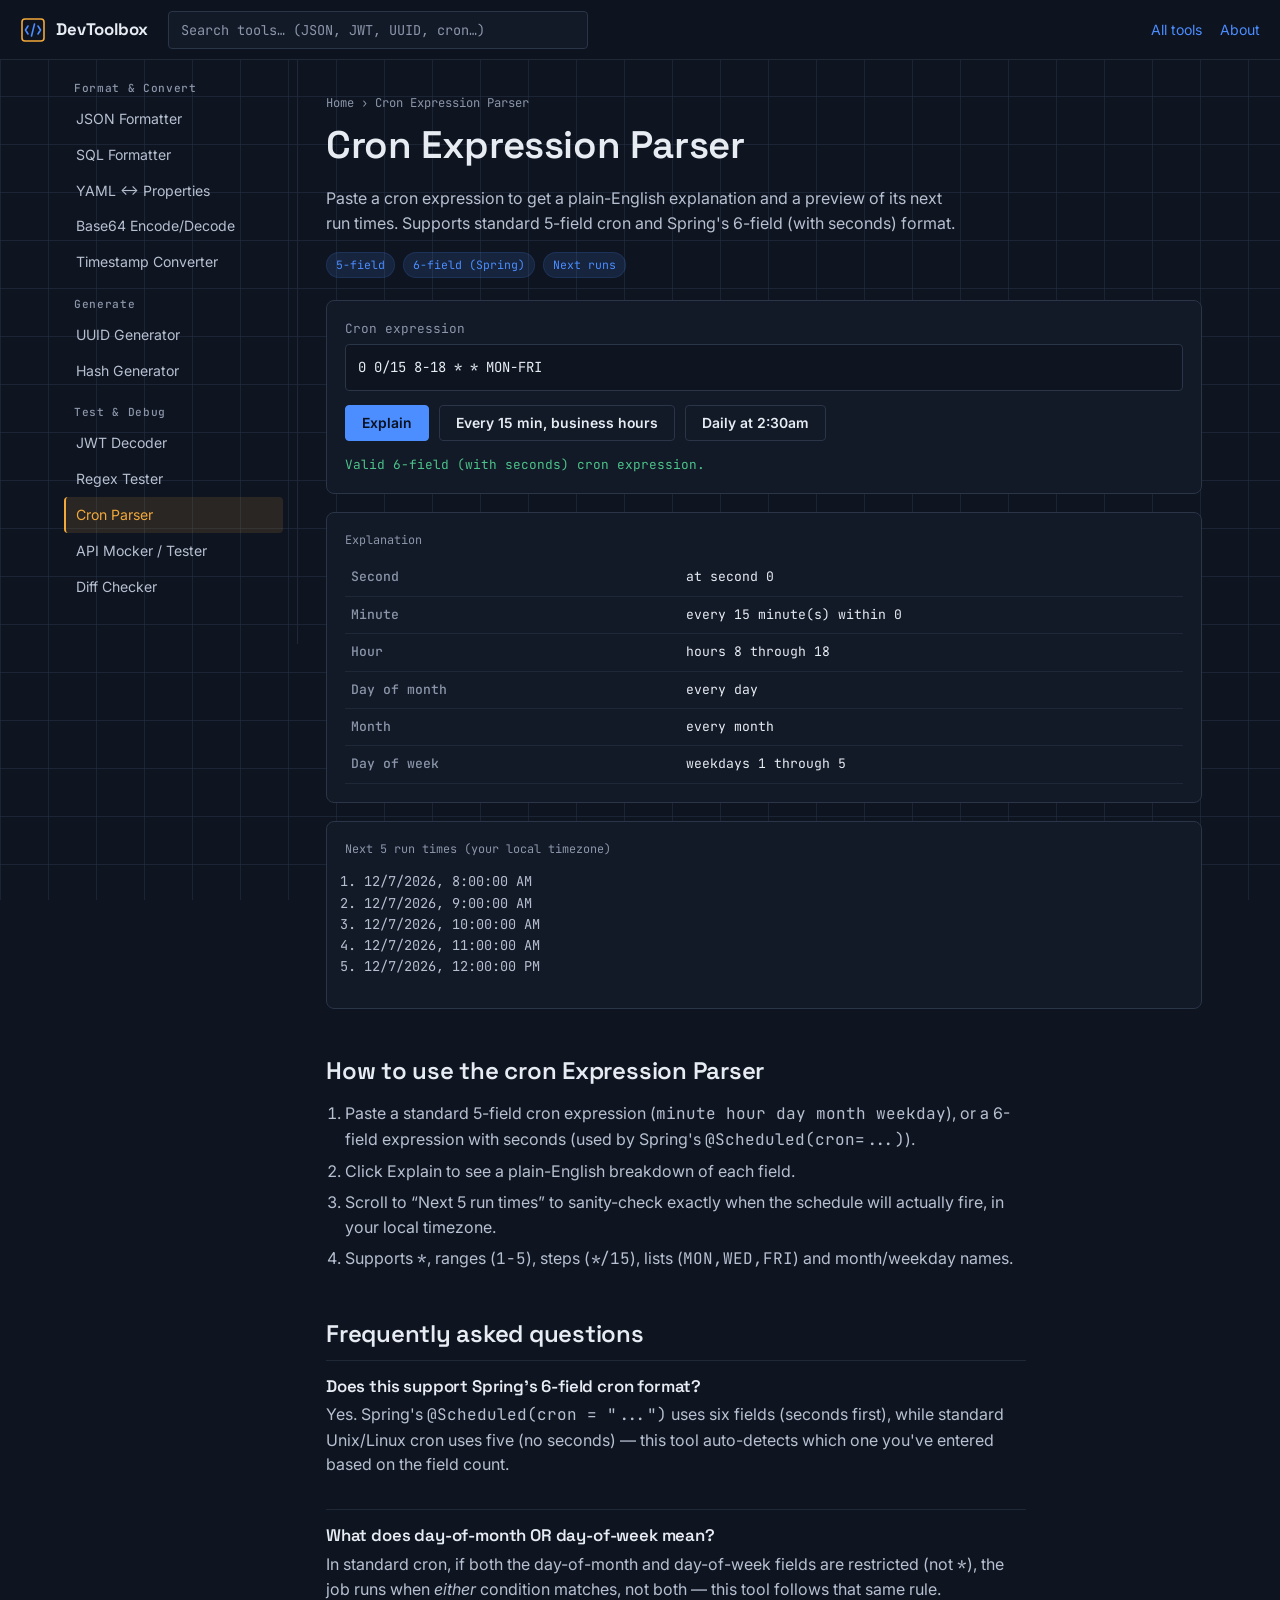
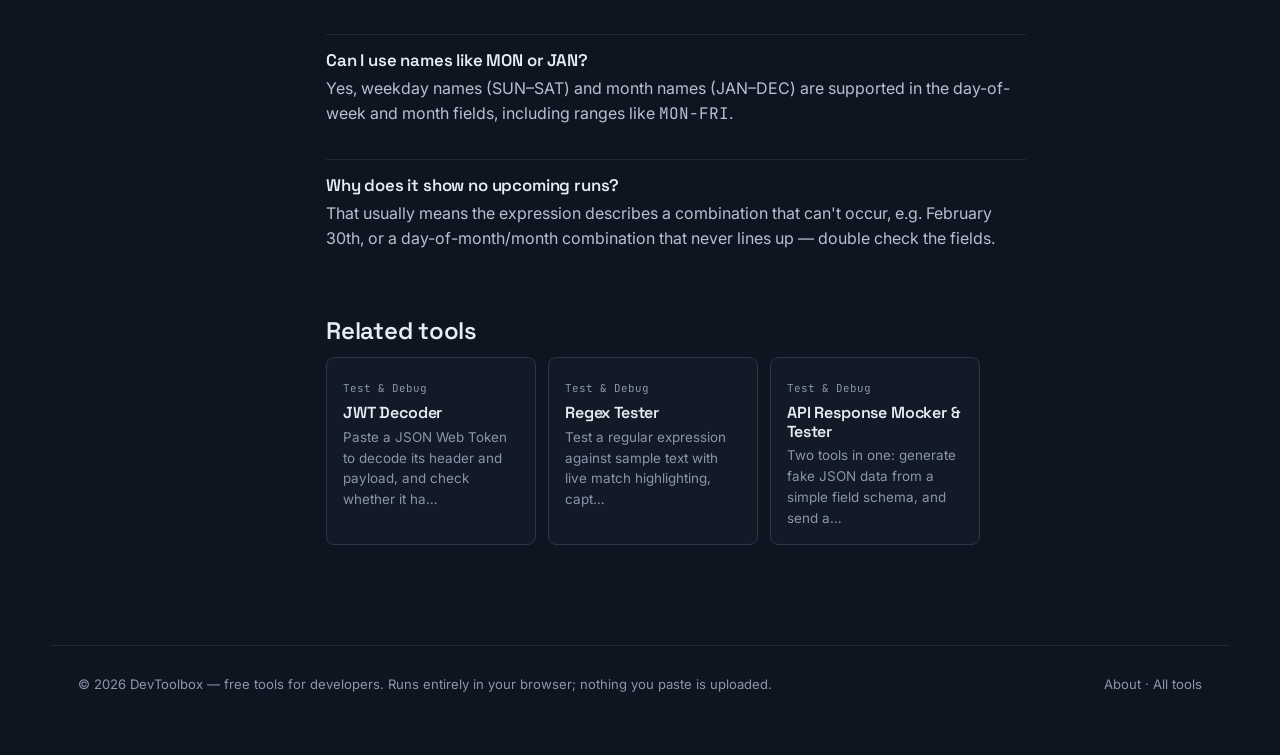
<file: tools/cron-parser.html>
<!doctype html>
<html lang="en">
<head>
<meta charset="UTF-8">
<meta name="viewport" content="width=device-width, initial-scale=1">
<title>Cron Expression Parser Online Free | DevToolbox</title>
<meta name="description" content="Parse and explain cron expressions in plain English and see the next run times. Supports standard 5-field cron and Spring's 6-field (with seconds) syntax.">
<link rel="canonical" href="https://www.devtoolbox.example/tools/cron-parser.html">
<meta name="robots" content="index, follow">
<meta property="og:type" content="website">
<meta property="og:title" content="Cron Expression Parser Online Free | DevToolbox">
<meta property="og:description" content="Parse and explain cron expressions in plain English and see the next run times. Supports standard 5-field cron and Spring's 6-field (with seconds) syntax.">
<meta property="og:url" content="https://www.devtoolbox.example/tools/cron-parser.html">
<meta property="og:site_name" content="DevToolbox">
<meta name="twitter:card" content="summary">
<meta name="twitter:title" content="Cron Expression Parser Online Free | DevToolbox">
<meta name="twitter:description" content="Parse and explain cron expressions in plain English and see the next run times. Supports standard 5-field cron and Spring's 6-field (with seconds) syntax.">
<link rel="icon" href="../favicon.svg" type="image/svg+xml">
<link rel="preconnect" href="https://fonts.googleapis.com">
<link rel="preconnect" href="https://fonts.gstatic.com" crossorigin>
<link href="https://fonts.googleapis.com/css2?family=Space+Grotesk:wght@500;600;700&family=Inter:wght@400;500;600&family=JetBrains+Mono:wght@400;500&display=swap" rel="stylesheet">
<link rel="stylesheet" href="../css/style.css">
<script type="application/ld+json">{"@context": "https://schema.org", "@type": "SoftwareApplication", "name": "Cron Expression Parser - DevToolbox", "applicationCategory": "DeveloperApplication", "operatingSystem": "Any (runs in browser)", "offers": {"@type": "Offer", "price": "0", "priceCurrency": "USD"}, "url": "https://www.devtoolbox.example/tools/cron-parser.html", "description": "Parse and explain cron expressions in plain English and see the next run times. Supports standard 5-field cron and Spring's 6-field (with seconds) syntax."}</script>
<script type="application/ld+json">{"@context": "https://schema.org", "@type": "FAQPage", "mainEntity": [{"@type": "Question", "name": "Does this support Spring's 6-field cron format?", "acceptedAnswer": {"@type": "Answer", "text": "Yes. Spring's <code>@Scheduled(cron = \"...\")</code> uses six fields (seconds first), while standard Unix/Linux cron uses five (no seconds) — this tool auto-detects which one you've entered based on the field count."}}, {"@type": "Question", "name": "What does day-of-month OR day-of-week mean?", "acceptedAnswer": {"@type": "Answer", "text": "In standard cron, if both the day-of-month and day-of-week fields are restricted (not <code>*</code>), the job runs when <em>either</em> condition matches, not both — this tool follows that same rule."}}, {"@type": "Question", "name": "Can I use names like MON or JAN?", "acceptedAnswer": {"@type": "Answer", "text": "Yes, weekday names (SUN&ndash;SAT) and month names (JAN&ndash;DEC) are supported in the day-of-week and month fields, including ranges like <code>MON-FRI</code>."}}, {"@type": "Question", "name": "Why does it show no upcoming runs?", "acceptedAnswer": {"@type": "Answer", "text": "That usually means the expression describes a combination that can't occur, e.g. February 30th, or a day-of-month/month combination that never lines up — double check the fields."}}]}</script>
<script type="application/ld+json">{"@context": "https://schema.org", "@type": "BreadcrumbList", "itemListElement": [{"@type": "ListItem", "position": 1, "name": "Home", "item": "https://www.devtoolbox.example/index.html"}, {"@type": "ListItem", "position": 2, "name": "Cron Expression Parser", "item": "https://www.devtoolbox.example/tools/cron-parser.html"}]}</script>
</head>
<body>
<a class="skip-link" href="#main">Skip to content</a>
<header class="topbar">
  <a class="brand" href="../index.html" aria-label="DevToolbox home">
    <svg class="mark" viewBox="0 0 26 26" fill="none" xmlns="http://www.w3.org/2000/svg">
      <rect x="2" y="2" width="22" height="22" rx="3" stroke-width="1.6"/>
      <path d="M8 9L5.5 13L8 17M18 9L20.5 13L18 17M14.5 7L11.5 19" stroke-width="1.6" stroke-linecap="round" stroke-linejoin="round"/>
    </svg>
    DevToolbox
  </a>
  <div class="topbar-search">
    <input type="search" id="tool-search" placeholder="Search tools&hellip; (JSON, JWT, UUID, cron&hellip;)" aria-label="Search tools">
  </div>
  <nav class="topbar-links">
    <a href="../index.html#all-tools">All tools</a>
    <a href="../about.html">About</a>
  </nav>
  <button class="nav-toggle" aria-label="Toggle tool menu">&#9776;</button>
</header>
<div class="shell">
  <aside class="sidebar"><nav aria-label="Tool categories">
<h4>Format & Convert</h4>
<a href="../tools/json-formatter.html">JSON Formatter</a>
<a href="../tools/sql-formatter.html">SQL Formatter</a>
<a href="../tools/yaml-properties-converter.html">YAML ↔ Properties</a>
<a href="../tools/base64-encoder-decoder.html">Base64 Encode/Decode</a>
<a href="../tools/timestamp-converter.html">Timestamp Converter</a>
<h4>Generate</h4>
<a href="../tools/uuid-generator.html">UUID Generator</a>
<a href="../tools/hash-generator.html">Hash Generator</a>
<h4>Test & Debug</h4>
<a href="../tools/jwt-decoder.html">JWT Decoder</a>
<a href="../tools/regex-tester.html">Regex Tester</a>
<a href="../tools/cron-parser.html" class="active">Cron Parser</a>
<a href="../tools/api-mocker.html">API Mocker / Tester</a>
<a href="../tools/diff-checker.html">Diff Checker</a>
</nav></aside>
  <main id="main">
    <div class="tool-header">
      <div class="crumbs"><a href="../index.html">Home</a> &rsaquo; <span>Cron Expression Parser</span></div>
      <h1>Cron Expression Parser</h1>
      <p class="lede">Paste a cron expression to get a plain-English explanation and a preview of its next run times. Supports standard 5-field cron and Spring's 6-field (with seconds) format.</p>
      <div class="badge-row"><span class="badge">5-field</span><span class="badge">6-field (Spring)</span><span class="badge">Next runs</span></div>
    </div>

    
<div class="panel">
  <label for="cron-in">Cron expression</label>
  <input id="cron-in" type="text" class="mono" placeholder="0 0/15 8-18 * * MON-FRI" value="0 0/15 8-18 * * MON-FRI">
  <div class="btn-row">
    <button class="primary" id="cron-parse">Explain</button>
    <button class="ghost" id="cron-sample1">Every 15 min, business hours</button>
    <button class="ghost" id="cron-sample2">Daily at 2:30am</button>
  </div>
  <div id="cron-status" class="status" role="status"></div>
</div>
<div class="panel">
  <div class="panel-title"><span>Explanation</span></div>
  <table class="kv" id="cron-explain"></table>
</div>
<div class="panel">
  <div class="panel-title"><span>Next 5 run times (your local timezone)</span></div>
  <ol id="cron-next" style="font-family:var(--font-mono); font-size:.85rem; color:var(--ink-dim); padding-left:1.4em;"></ol>
</div>


    <section class="prose">
      <h2>How to use the cron Expression Parser</h2>
      <ol><li>Paste a standard 5-field cron expression (<code>minute hour day month weekday</code>), or a 6-field expression with seconds (used by Spring's <code>@Scheduled(cron=...)</code>).</li><li>Click Explain to see a plain-English breakdown of each field.</li><li>Scroll to “Next 5 run times” to sanity-check exactly when the schedule will actually fire, in your local timezone.</li><li>Supports <code>*</code>, ranges (<code>1-5</code>), steps (<code>*/15</code>), lists (<code>MON,WED,FRI</code>) and month/weekday names.</li></ol>
      <h2>Frequently asked questions</h2>
      <div class="faq-item"><h3>Does this support Spring's 6-field cron format?</h3><p>Yes. Spring's <code>@Scheduled(cron = "...")</code> uses six fields (seconds first), while standard Unix/Linux cron uses five (no seconds) — this tool auto-detects which one you've entered based on the field count.</p></div><div class="faq-item"><h3>What does day-of-month OR day-of-week mean?</h3><p>In standard cron, if both the day-of-month and day-of-week fields are restricted (not <code>*</code>), the job runs when <em>either</em> condition matches, not both — this tool follows that same rule.</p></div><div class="faq-item"><h3>Can I use names like MON or JAN?</h3><p>Yes, weekday names (SUN&ndash;SAT) and month names (JAN&ndash;DEC) are supported in the day-of-week and month fields, including ranges like <code>MON-FRI</code>.</p></div><div class="faq-item"><h3>Why does it show no upcoming runs?</h3><p>That usually means the expression describes a combination that can't occur, e.g. February 30th, or a day-of-month/month combination that never lines up — double check the fields.</p></div>
    </section>

    <section class="related">
      <h2>Related tools</h2>
      <div class="cards"><a class="card" href="jwt-decoder.html"><span class="tag">Test & Debug</span><h3>JWT Decoder</h3><p>Paste a JSON Web Token to decode its header and payload, and check whether it ha&hellip;</p></a><a class="card" href="regex-tester.html"><span class="tag">Test & Debug</span><h3>Regex Tester</h3><p>Test a regular expression against sample text with live match highlighting, capt&hellip;</p></a><a class="card" href="api-mocker.html"><span class="tag">Test & Debug</span><h3>API Response Mocker & Tester</h3><p>Two tools in one: generate fake JSON data from a simple field schema, and send a&hellip;</p></a></div>
    </section>
  </main>
</div>
<footer>
  <div>&copy; <span id="y"></span> DevToolbox &mdash; free tools for developers. Runs entirely in your browser; nothing you paste is uploaded.</div>
  <div><a href="../about.html">About</a> &middot; <a href="../index.html#all-tools">All tools</a></div>
</footer>
<script>document.getElementById('y').textContent = new Date().getFullYear();</script>
<script src="../js/common.js"></script>
<script>

(function () {
  var input = document.getElementById('cron-in');
  var status = document.getElementById('cron-status');
  var explainTable = document.getElementById('cron-explain');
  var nextList = document.getElementById('cron-next');

  var DOW_NAMES = ['SUN','MON','TUE','WED','THU','FRI','SAT'];
  var MONTH_NAMES = ['','JAN','FEB','MAR','APR','MAY','JUN','JUL','AUG','SEP','OCT','NOV','DEC'];

  function replaceNames(field, names, offset) {
    var f = field.toUpperCase();
    names.forEach(function (name, i) {
      if (name) f = f.replace(new RegExp(name, 'g'), String(i + (offset || 0)));
    });
    return f;
  }

  function parseField(field, min, max) {
    var set = new Set();
    field.split(',').forEach(function (part) {
      var stepMatch = part.split('/');
      var range = stepMatch[0];
      var step = stepMatch[1] ? parseInt(stepMatch[1], 10) : 1;
      var start = min, end = max;
      if (range !== '*') {
        if (range.indexOf('-') !== -1) {
          var b = range.split('-');
          start = parseInt(b[0], 10); end = parseInt(b[1], 10);
        } else {
          start = end = parseInt(range, 10);
        }
      }
      for (var v = start; v <= end; v += step) set.add(v);
    });
    return set;
  }

  function describeField(field, unit, names, offset) {
    if (field === '*') return 'every ' + unit;
    var named = names ? replaceNames(field, names, offset) : field;
    if (named.indexOf('/') !== -1) {
      var parts = named.split('/');
      return 'every ' + parts[1] + ' ' + unit + '(s)' + (parts[0] !== '*' ? ' within ' + parts[0] : '');
    }
    if (named.indexOf(',') !== -1) return 'at ' + unit + 's ' + named.split(',').join(', ');
    if (named.indexOf('-') !== -1) return unit + 's ' + named.replace('-', ' through ');
    return 'at ' + unit + ' ' + named;
  }

  function parseCron(expr) {
    var tokens = expr.trim().split(/\s+/);
    var hasSeconds = tokens.length === 6;
    if (tokens.length !== 5 && tokens.length !== 6) throw new Error('Expected 5 fields (standard cron) or 6 fields (with seconds, e.g. Spring @Scheduled), got ' + tokens.length + '.');
    var idx = 0;
    var sec = hasSeconds ? tokens[idx++] : '0';
    var min = tokens[idx++], hour = tokens[idx++], dom = tokens[idx++], mon = tokens[idx++], dow = tokens[idx++];
    return {
      hasSeconds: hasSeconds,
      sec: parseField(sec, 0, 59),
      min: parseField(min, 0, 59),
      hour: parseField(hour, 0, 23),
      dom: dom === '*' || dom === '?' ? null : parseField(dom, 1, 31),
      mon: parseField(replaceNames(mon, MONTH_NAMES, 0), 1, 12),
      dow: dow === '*' || dow === '?' ? null : parseField(replaceNames(dow, DOW_NAMES, 0), 0, 6),
      raw: { sec: sec, min: min, hour: hour, dom: dom, mon: mon, dow: dow }
    };
  }

  function nextRuns(parsed, count) {
    var results = [];
    var d = new Date();
    d.setMilliseconds(0);
    d.setSeconds(d.getSeconds() + 1);
    var limit = 2 * 366 * 24 * 60 * 60; // ~2 years of seconds, safety cap
    var steps = 0;
    while (results.length < count && steps < limit) {
      steps++;
      var sec = d.getSeconds(), min = d.getMinutes(), hour = d.getHours();
      var dom = d.getDate(), mon = d.getMonth() + 1, dow = d.getDay();
      var domOk = parsed.dom === null || parsed.dom.has(dom);
      var dowOk = parsed.dow === null || parsed.dow.has(dow);
      var dayOk = (parsed.dom === null && parsed.dow === null) ? true : (parsed.dom === null ? dowOk : parsed.dow === null ? domOk : (domOk || dowOk));
      if (parsed.sec.has(sec) && parsed.min.has(min) && parsed.hour.has(hour) && parsed.mon.has(mon) && dayOk) {
        results.push(new Date(d));
        d.setSeconds(d.getSeconds() + 1);
      } else {
        d.setSeconds(d.getSeconds() + 1);
      }
    }
    return results;
  }

  document.getElementById('cron-parse').addEventListener('click', function () {
    explainTable.innerHTML = ''; nextList.innerHTML = '';
    try {
      var parsed = parseCron(input.value);
      var rows = [];
      if (parsed.hasSeconds) rows.push(['Second', describeField(parsed.raw.sec, 'second')]);
      rows.push(['Minute', describeField(parsed.raw.min, 'minute')]);
      rows.push(['Hour', describeField(parsed.raw.hour, 'hour')]);
      rows.push(['Day of month', parsed.raw.dom === '*' || parsed.raw.dom === '?' ? 'every day' : describeField(parsed.raw.dom, 'day')]);
      rows.push(['Month', describeField(parsed.raw.mon, 'month', MONTH_NAMES, 0)]);
      rows.push(['Day of week', parsed.raw.dow === '*' || parsed.raw.dow === '?' ? 'every weekday' : describeField(parsed.raw.dow, 'weekday', DOW_NAMES, 0)]);
      explainTable.innerHTML = rows.map(function (r) { return '<tr><th>' + r[0] + '</th><td>' + r[1] + '</td></tr>'; }).join('');

      var runs = nextRuns(parsed, 5);
      if (runs.length === 0) {
        setStatus(status, 'Parsed, but no matching run found in the next 2 years \u2014 check the expression.', false);
      } else {
        runs.forEach(function (d) { var li = document.createElement('li'); li.textContent = d.toLocaleString(); nextList.appendChild(li); });
        setStatus(status, 'Valid ' + (parsed.hasSeconds ? '6-field (with seconds)' : '5-field') + ' cron expression.', true);
      }
    } catch (e) {
      setStatus(status, 'Could not parse: ' + e.message, false);
    }
  });

  document.getElementById('cron-sample1').addEventListener('click', function () { input.value = '0 0/15 8-18 * * MON-FRI'; document.getElementById('cron-parse').click(); });
  document.getElementById('cron-sample2').addEventListener('click', function () { input.value = '30 2 * * *'; document.getElementById('cron-parse').click(); });
  document.getElementById('cron-parse').click();
})();

</script>
</body>
</html>
</file>
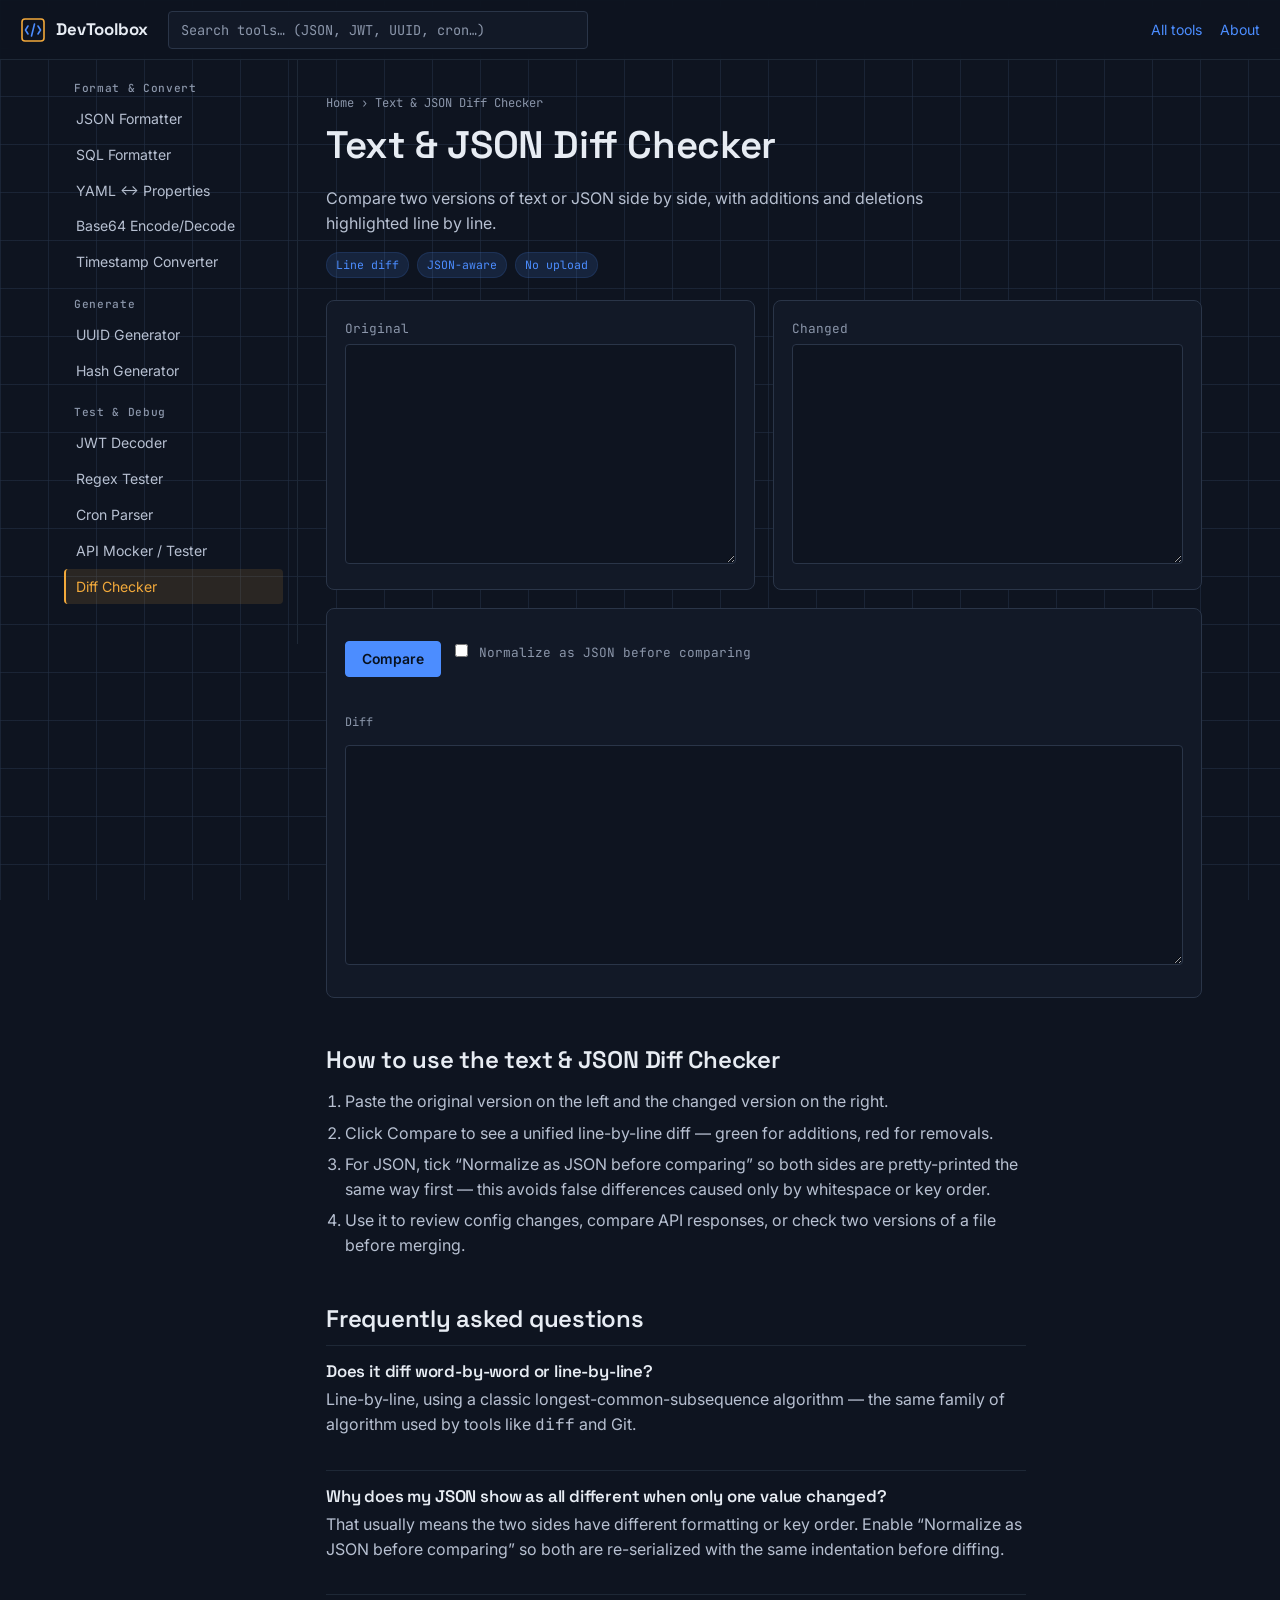
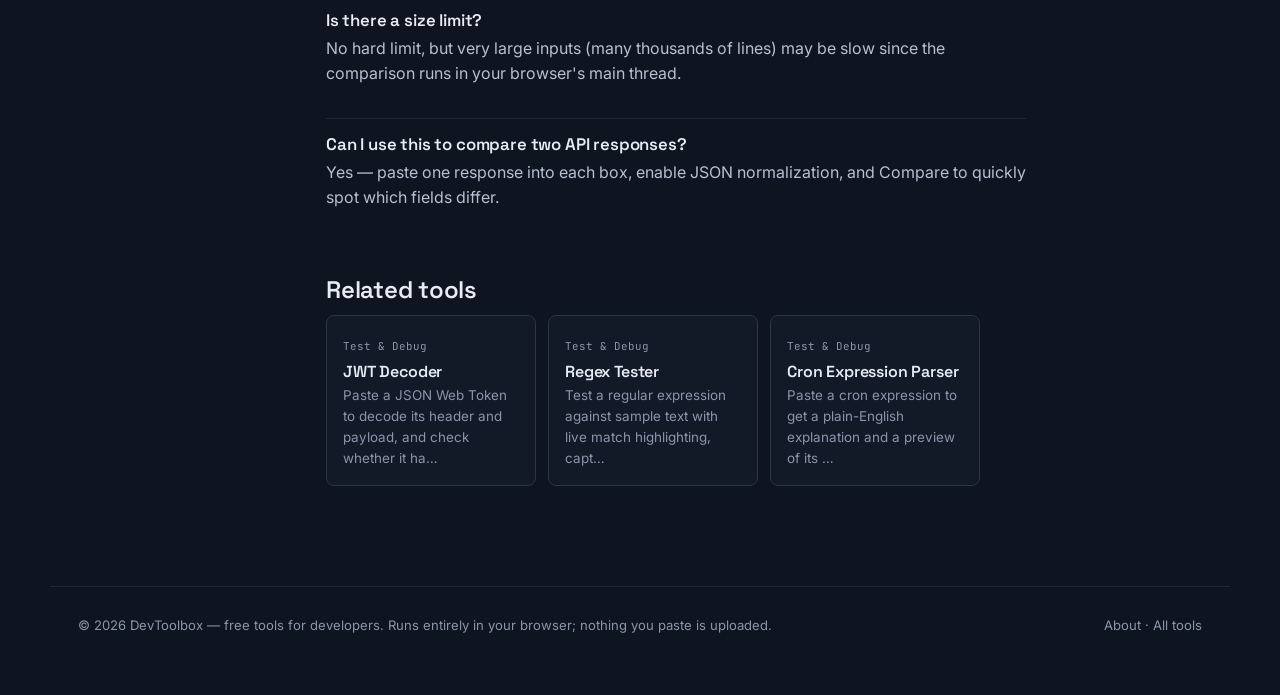
<file: tools/diff-checker.html>
<!doctype html>
<html lang="en">
<head>
<meta charset="UTF-8">
<meta name="viewport" content="width=device-width, initial-scale=1">
<title>Text & JSON Diff Checker Online Free | DevToolbox</title>
<meta name="description" content="Compare two blocks of text or JSON line by line and see additions and deletions highlighted. Free, runs entirely in your browser.">
<link rel="canonical" href="https://www.devtoolbox.example/tools/diff-checker.html">
<meta name="robots" content="index, follow">
<meta property="og:type" content="website">
<meta property="og:title" content="Text & JSON Diff Checker Online Free | DevToolbox">
<meta property="og:description" content="Compare two blocks of text or JSON line by line and see additions and deletions highlighted. Free, runs entirely in your browser.">
<meta property="og:url" content="https://www.devtoolbox.example/tools/diff-checker.html">
<meta property="og:site_name" content="DevToolbox">
<meta name="twitter:card" content="summary">
<meta name="twitter:title" content="Text & JSON Diff Checker Online Free | DevToolbox">
<meta name="twitter:description" content="Compare two blocks of text or JSON line by line and see additions and deletions highlighted. Free, runs entirely in your browser.">
<link rel="icon" href="../favicon.svg" type="image/svg+xml">
<link rel="preconnect" href="https://fonts.googleapis.com">
<link rel="preconnect" href="https://fonts.gstatic.com" crossorigin>
<link href="https://fonts.googleapis.com/css2?family=Space+Grotesk:wght@500;600;700&family=Inter:wght@400;500;600&family=JetBrains+Mono:wght@400;500&display=swap" rel="stylesheet">
<link rel="stylesheet" href="../css/style.css">
<script type="application/ld+json">{"@context": "https://schema.org", "@type": "SoftwareApplication", "name": "Text & JSON Diff Checker - DevToolbox", "applicationCategory": "DeveloperApplication", "operatingSystem": "Any (runs in browser)", "offers": {"@type": "Offer", "price": "0", "priceCurrency": "USD"}, "url": "https://www.devtoolbox.example/tools/diff-checker.html", "description": "Compare two blocks of text or JSON line by line and see additions and deletions highlighted. Free, runs entirely in your browser."}</script>
<script type="application/ld+json">{"@context": "https://schema.org", "@type": "FAQPage", "mainEntity": [{"@type": "Question", "name": "Does it diff word-by-word or line-by-line?", "acceptedAnswer": {"@type": "Answer", "text": "Line-by-line, using a classic longest-common-subsequence algorithm — the same family of algorithm used by tools like <code>diff</code> and Git."}}, {"@type": "Question", "name": "Why does my JSON show as all different when only one value changed?", "acceptedAnswer": {"@type": "Answer", "text": "That usually means the two sides have different formatting or key order. Enable “Normalize as JSON before comparing” so both are re-serialized with the same indentation before diffing."}}, {"@type": "Question", "name": "Is there a size limit?", "acceptedAnswer": {"@type": "Answer", "text": "No hard limit, but very large inputs (many thousands of lines) may be slow since the comparison runs in your browser's main thread."}}, {"@type": "Question", "name": "Can I use this to compare two API responses?", "acceptedAnswer": {"@type": "Answer", "text": "Yes — paste one response into each box, enable JSON normalization, and Compare to quickly spot which fields differ."}}]}</script>
<script type="application/ld+json">{"@context": "https://schema.org", "@type": "BreadcrumbList", "itemListElement": [{"@type": "ListItem", "position": 1, "name": "Home", "item": "https://www.devtoolbox.example/index.html"}, {"@type": "ListItem", "position": 2, "name": "Text & JSON Diff Checker", "item": "https://www.devtoolbox.example/tools/diff-checker.html"}]}</script>
</head>
<body>
<a class="skip-link" href="#main">Skip to content</a>
<header class="topbar">
  <a class="brand" href="../index.html" aria-label="DevToolbox home">
    <svg class="mark" viewBox="0 0 26 26" fill="none" xmlns="http://www.w3.org/2000/svg">
      <rect x="2" y="2" width="22" height="22" rx="3" stroke-width="1.6"/>
      <path d="M8 9L5.5 13L8 17M18 9L20.5 13L18 17M14.5 7L11.5 19" stroke-width="1.6" stroke-linecap="round" stroke-linejoin="round"/>
    </svg>
    DevToolbox
  </a>
  <div class="topbar-search">
    <input type="search" id="tool-search" placeholder="Search tools&hellip; (JSON, JWT, UUID, cron&hellip;)" aria-label="Search tools">
  </div>
  <nav class="topbar-links">
    <a href="../index.html#all-tools">All tools</a>
    <a href="../about.html">About</a>
  </nav>
  <button class="nav-toggle" aria-label="Toggle tool menu">&#9776;</button>
</header>
<div class="shell">
  <aside class="sidebar"><nav aria-label="Tool categories">
<h4>Format & Convert</h4>
<a href="../tools/json-formatter.html">JSON Formatter</a>
<a href="../tools/sql-formatter.html">SQL Formatter</a>
<a href="../tools/yaml-properties-converter.html">YAML ↔ Properties</a>
<a href="../tools/base64-encoder-decoder.html">Base64 Encode/Decode</a>
<a href="../tools/timestamp-converter.html">Timestamp Converter</a>
<h4>Generate</h4>
<a href="../tools/uuid-generator.html">UUID Generator</a>
<a href="../tools/hash-generator.html">Hash Generator</a>
<h4>Test & Debug</h4>
<a href="../tools/jwt-decoder.html">JWT Decoder</a>
<a href="../tools/regex-tester.html">Regex Tester</a>
<a href="../tools/cron-parser.html">Cron Parser</a>
<a href="../tools/api-mocker.html">API Mocker / Tester</a>
<a href="../tools/diff-checker.html" class="active">Diff Checker</a>
</nav></aside>
  <main id="main">
    <div class="tool-header">
      <div class="crumbs"><a href="../index.html">Home</a> &rsaquo; <span>Text & JSON Diff Checker</span></div>
      <h1>Text & JSON Diff Checker</h1>
      <p class="lede">Compare two versions of text or JSON side by side, with additions and deletions highlighted line by line.</p>
      <div class="badge-row"><span class="badge">Line diff</span><span class="badge">JSON-aware</span><span class="badge">No upload</span></div>
    </div>

    
<div class="grid-2">
  <div class="panel">
    <label for="diff-a">Original</label>
    <textarea id="diff-a" spellcheck="false" style="min-height:220px;"></textarea>
  </div>
  <div class="panel">
    <label for="diff-b">Changed</label>
    <textarea id="diff-b" spellcheck="false" style="min-height:220px;"></textarea>
  </div>
</div>
<div class="panel">
  <div class="btn-row">
    <button class="primary" id="diff-run">Compare</button>
    <label style="margin:0;"><input id="diff-json" type="checkbox" style="width:auto;"> Normalize as JSON before comparing</label>
  </div>
  <div id="diff-status" class="status" role="status"></div>
  <div class="panel-title" style="margin-top:6px;"><span>Diff</span></div>
  <pre class="code-box" id="diff-out" style="line-height:1.65;"></pre>
</div>


    <section class="prose">
      <h2>How to use the text & JSON Diff Checker</h2>
      <ol><li>Paste the original version on the left and the changed version on the right.</li><li>Click Compare to see a unified line-by-line diff — green for additions, red for removals.</li><li>For JSON, tick “Normalize as JSON before comparing” so both sides are pretty-printed the same way first — this avoids false differences caused only by whitespace or key order.</li><li>Use it to review config changes, compare API responses, or check two versions of a file before merging.</li></ol>
      <h2>Frequently asked questions</h2>
      <div class="faq-item"><h3>Does it diff word-by-word or line-by-line?</h3><p>Line-by-line, using a classic longest-common-subsequence algorithm — the same family of algorithm used by tools like <code>diff</code> and Git.</p></div><div class="faq-item"><h3>Why does my JSON show as all different when only one value changed?</h3><p>That usually means the two sides have different formatting or key order. Enable “Normalize as JSON before comparing” so both are re-serialized with the same indentation before diffing.</p></div><div class="faq-item"><h3>Is there a size limit?</h3><p>No hard limit, but very large inputs (many thousands of lines) may be slow since the comparison runs in your browser's main thread.</p></div><div class="faq-item"><h3>Can I use this to compare two API responses?</h3><p>Yes — paste one response into each box, enable JSON normalization, and Compare to quickly spot which fields differ.</p></div>
    </section>

    <section class="related">
      <h2>Related tools</h2>
      <div class="cards"><a class="card" href="jwt-decoder.html"><span class="tag">Test & Debug</span><h3>JWT Decoder</h3><p>Paste a JSON Web Token to decode its header and payload, and check whether it ha&hellip;</p></a><a class="card" href="regex-tester.html"><span class="tag">Test & Debug</span><h3>Regex Tester</h3><p>Test a regular expression against sample text with live match highlighting, capt&hellip;</p></a><a class="card" href="cron-parser.html"><span class="tag">Test & Debug</span><h3>Cron Expression Parser</h3><p>Paste a cron expression to get a plain-English explanation and a preview of its &hellip;</p></a></div>
    </section>
  </main>
</div>
<footer>
  <div>&copy; <span id="y"></span> DevToolbox &mdash; free tools for developers. Runs entirely in your browser; nothing you paste is uploaded.</div>
  <div><a href="../about.html">About</a> &middot; <a href="../index.html#all-tools">All tools</a></div>
</footer>
<script>document.getElementById('y').textContent = new Date().getFullYear();</script>
<script src="../js/common.js"></script>
<script>

(function () {
  function esc(s) { return s.replace(/&/g, '&amp;').replace(/</g, '&lt;').replace(/>/g, '&gt;'); }

  // Classic LCS-based line diff
  function diffLines(a, b) {
    var n = a.length, m = b.length;
    var dp = new Array(n + 1);
    for (var i = 0; i <= n; i++) dp[i] = new Int32Array(m + 1);
    for (i = n - 1; i >= 0; i--) {
      for (var j = m - 1; j >= 0; j--) {
        dp[i][j] = a[i] === b[j] ? dp[i + 1][j + 1] + 1 : Math.max(dp[i + 1][j], dp[i][j + 1]);
      }
    }
    var out = []; i = 0; var jj = 0;
    while (i < n && jj < m) {
      if (a[i] === b[jj]) { out.push({ t: 'eq', v: a[i] }); i++; jj++; }
      else if (dp[i + 1][jj] >= dp[i][jj + 1]) { out.push({ t: 'del', v: a[i] }); i++; }
      else { out.push({ t: 'add', v: b[jj] }); jj++; }
    }
    while (i < n) { out.push({ t: 'del', v: a[i] }); i++; }
    while (jj < m) { out.push({ t: 'add', v: b[jj] }); jj++; }
    return out;
  }

  document.getElementById('diff-run').addEventListener('click', function () {
    var status = document.getElementById('diff-status');
    var out = document.getElementById('diff-out');
    var aRaw = document.getElementById('diff-a').value;
    var bRaw = document.getElementById('diff-b').value;
    if (document.getElementById('diff-json').checked) {
      try { aRaw = JSON.stringify(JSON.parse(aRaw), null, 2); } catch (e) { setStatus(status, 'Left side is not valid JSON: ' + e.message, false); return; }
      try { bRaw = JSON.stringify(JSON.parse(bRaw), null, 2); } catch (e) { setStatus(status, 'Right side is not valid JSON: ' + e.message, false); return; }
    }
    var a = aRaw.split('\n'), b = bRaw.split('\n');
    var d = diffLines(a, b);
    var added = 0, removed = 0;
    var html = d.map(function (line) {
      if (line.t === 'add') { added++; return '<span style="display:block; background:#4CC38A22; color:#4CC38A;">+ ' + esc(line.v) + '</span>'; }
      if (line.t === 'del') { removed++; return '<span style="display:block; background:#E2584F22; color:#E2584F;">- ' + esc(line.v) + '</span>'; }
      return '<span style="display:block; color:var(--muted);">&nbsp; ' + esc(line.v) + '</span>';
    }).join('');
    out.innerHTML = html || '<span style="color:var(--muted);">No content to compare.</span>';
    setStatus(status, added === 0 && removed === 0 ? 'Identical.' : ('+' + added + ' line(s) added, -' + removed + ' line(s) removed.'), true);
  });
})();

</script>
</body>
</html>
</file>
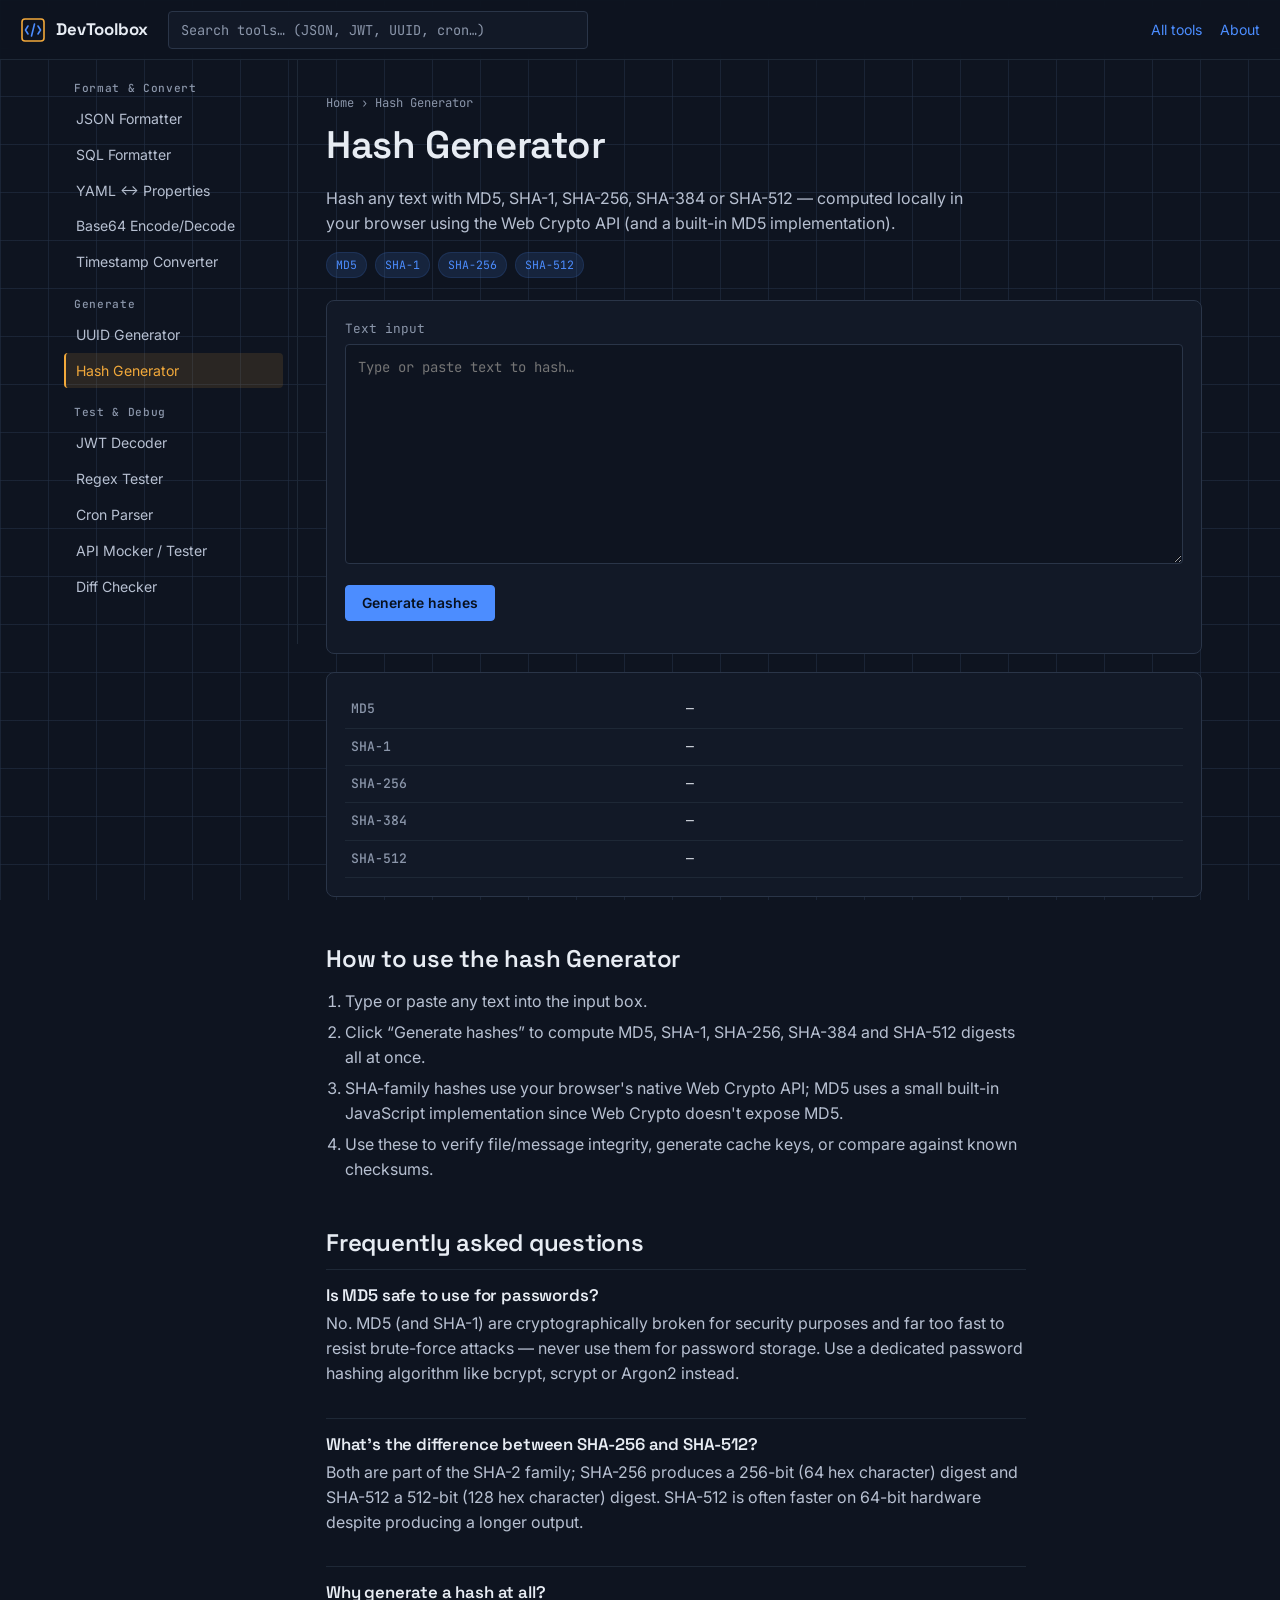
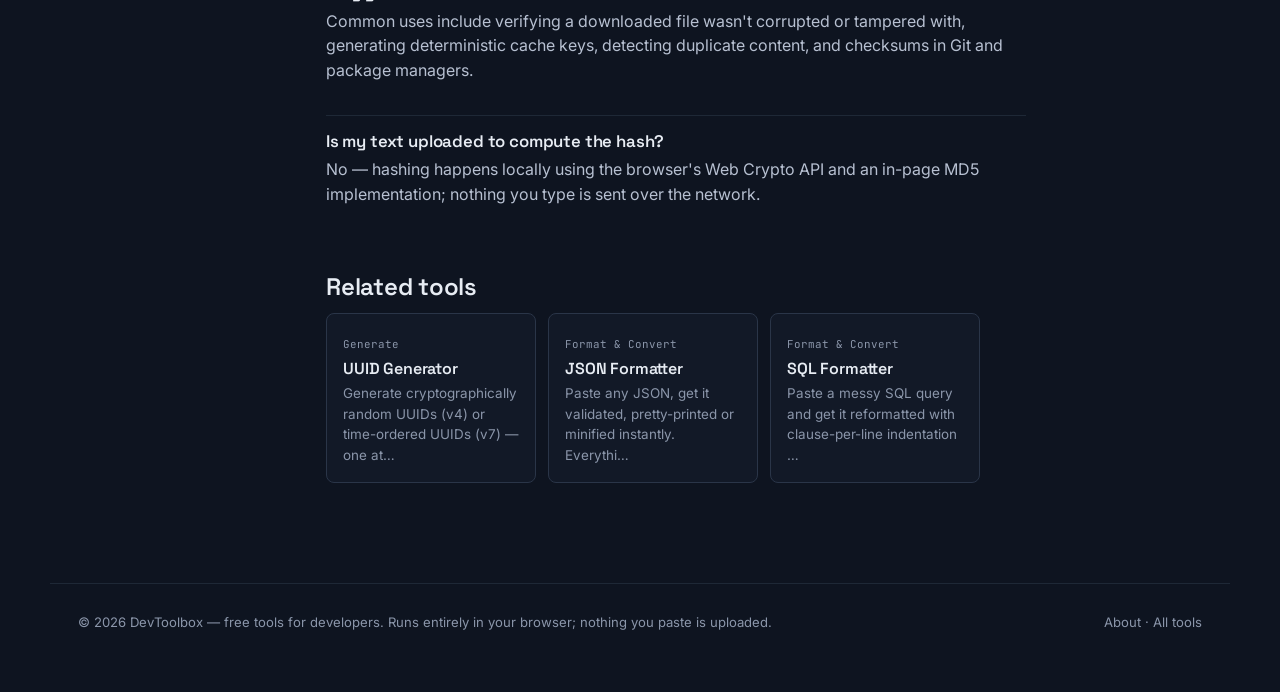
<file: tools/hash-generator.html>
<!doctype html>
<html lang="en">
<head>
<meta charset="UTF-8">
<meta name="viewport" content="width=device-width, initial-scale=1">
<title>Hash Generator Online — MD5 & SHA-256 | DevToolbox</title>
<meta name="description" content="Generate MD5, SHA-1, SHA-256, SHA-384 and SHA-512 hashes from text online, instantly and for free, entirely in your browser.">
<link rel="canonical" href="https://www.devtoolbox.example/tools/hash-generator.html">
<meta name="robots" content="index, follow">
<meta property="og:type" content="website">
<meta property="og:title" content="Hash Generator Online — MD5 & SHA-256 | DevToolbox">
<meta property="og:description" content="Generate MD5, SHA-1, SHA-256, SHA-384 and SHA-512 hashes from text online, instantly and for free, entirely in your browser.">
<meta property="og:url" content="https://www.devtoolbox.example/tools/hash-generator.html">
<meta property="og:site_name" content="DevToolbox">
<meta name="twitter:card" content="summary">
<meta name="twitter:title" content="Hash Generator Online — MD5 & SHA-256 | DevToolbox">
<meta name="twitter:description" content="Generate MD5, SHA-1, SHA-256, SHA-384 and SHA-512 hashes from text online, instantly and for free, entirely in your browser.">
<link rel="icon" href="../favicon.svg" type="image/svg+xml">
<link rel="preconnect" href="https://fonts.googleapis.com">
<link rel="preconnect" href="https://fonts.gstatic.com" crossorigin>
<link href="https://fonts.googleapis.com/css2?family=Space+Grotesk:wght@500;600;700&family=Inter:wght@400;500;600&family=JetBrains+Mono:wght@400;500&display=swap" rel="stylesheet">
<link rel="stylesheet" href="../css/style.css">
<script type="application/ld+json">{"@context": "https://schema.org", "@type": "SoftwareApplication", "name": "Hash Generator - DevToolbox", "applicationCategory": "DeveloperApplication", "operatingSystem": "Any (runs in browser)", "offers": {"@type": "Offer", "price": "0", "priceCurrency": "USD"}, "url": "https://www.devtoolbox.example/tools/hash-generator.html", "description": "Generate MD5, SHA-1, SHA-256, SHA-384 and SHA-512 hashes from text online, instantly and for free, entirely in your browser."}</script>
<script type="application/ld+json">{"@context": "https://schema.org", "@type": "FAQPage", "mainEntity": [{"@type": "Question", "name": "Is MD5 safe to use for passwords?", "acceptedAnswer": {"@type": "Answer", "text": "No. MD5 (and SHA-1) are cryptographically broken for security purposes and far too fast to resist brute-force attacks — never use them for password storage. Use a dedicated password hashing algorithm like bcrypt, scrypt or Argon2 instead."}}, {"@type": "Question", "name": "What's the difference between SHA-256 and SHA-512?", "acceptedAnswer": {"@type": "Answer", "text": "Both are part of the SHA-2 family; SHA-256 produces a 256-bit (64 hex character) digest and SHA-512 a 512-bit (128 hex character) digest. SHA-512 is often faster on 64-bit hardware despite producing a longer output."}}, {"@type": "Question", "name": "Why generate a hash at all?", "acceptedAnswer": {"@type": "Answer", "text": "Common uses include verifying a downloaded file wasn't corrupted or tampered with, generating deterministic cache keys, detecting duplicate content, and checksums in Git and package managers."}}, {"@type": "Question", "name": "Is my text uploaded to compute the hash?", "acceptedAnswer": {"@type": "Answer", "text": "No — hashing happens locally using the browser's Web Crypto API and an in-page MD5 implementation; nothing you type is sent over the network."}}]}</script>
<script type="application/ld+json">{"@context": "https://schema.org", "@type": "BreadcrumbList", "itemListElement": [{"@type": "ListItem", "position": 1, "name": "Home", "item": "https://www.devtoolbox.example/index.html"}, {"@type": "ListItem", "position": 2, "name": "Hash Generator", "item": "https://www.devtoolbox.example/tools/hash-generator.html"}]}</script>
</head>
<body>
<a class="skip-link" href="#main">Skip to content</a>
<header class="topbar">
  <a class="brand" href="../index.html" aria-label="DevToolbox home">
    <svg class="mark" viewBox="0 0 26 26" fill="none" xmlns="http://www.w3.org/2000/svg">
      <rect x="2" y="2" width="22" height="22" rx="3" stroke-width="1.6"/>
      <path d="M8 9L5.5 13L8 17M18 9L20.5 13L18 17M14.5 7L11.5 19" stroke-width="1.6" stroke-linecap="round" stroke-linejoin="round"/>
    </svg>
    DevToolbox
  </a>
  <div class="topbar-search">
    <input type="search" id="tool-search" placeholder="Search tools&hellip; (JSON, JWT, UUID, cron&hellip;)" aria-label="Search tools">
  </div>
  <nav class="topbar-links">
    <a href="../index.html#all-tools">All tools</a>
    <a href="../about.html">About</a>
  </nav>
  <button class="nav-toggle" aria-label="Toggle tool menu">&#9776;</button>
</header>
<div class="shell">
  <aside class="sidebar"><nav aria-label="Tool categories">
<h4>Format & Convert</h4>
<a href="../tools/json-formatter.html">JSON Formatter</a>
<a href="../tools/sql-formatter.html">SQL Formatter</a>
<a href="../tools/yaml-properties-converter.html">YAML ↔ Properties</a>
<a href="../tools/base64-encoder-decoder.html">Base64 Encode/Decode</a>
<a href="../tools/timestamp-converter.html">Timestamp Converter</a>
<h4>Generate</h4>
<a href="../tools/uuid-generator.html">UUID Generator</a>
<a href="../tools/hash-generator.html" class="active">Hash Generator</a>
<h4>Test & Debug</h4>
<a href="../tools/jwt-decoder.html">JWT Decoder</a>
<a href="../tools/regex-tester.html">Regex Tester</a>
<a href="../tools/cron-parser.html">Cron Parser</a>
<a href="../tools/api-mocker.html">API Mocker / Tester</a>
<a href="../tools/diff-checker.html">Diff Checker</a>
</nav></aside>
  <main id="main">
    <div class="tool-header">
      <div class="crumbs"><a href="../index.html">Home</a> &rsaquo; <span>Hash Generator</span></div>
      <h1>Hash Generator</h1>
      <p class="lede">Hash any text with MD5, SHA-1, SHA-256, SHA-384 or SHA-512 — computed locally in your browser using the Web Crypto API (and a built-in MD5 implementation).</p>
      <div class="badge-row"><span class="badge">MD5</span><span class="badge">SHA-1</span><span class="badge">SHA-256</span><span class="badge">SHA-512</span></div>
    </div>

    
<div class="panel">
  <label for="hash-in">Text input</label>
  <textarea id="hash-in" spellcheck="false" placeholder="Type or paste text to hash&hellip;"></textarea>
  <div class="btn-row">
    <button class="primary" id="hash-run">Generate hashes</button>
  </div>
</div>
<div class="panel">
  <table class="kv" id="hash-out">
    <tr><th>MD5</th><td id="hash-md5">&mdash;</td></tr>
    <tr><th>SHA-1</th><td id="hash-sha1">&mdash;</td></tr>
    <tr><th>SHA-256</th><td id="hash-sha256">&mdash;</td></tr>
    <tr><th>SHA-384</th><td id="hash-sha384">&mdash;</td></tr>
    <tr><th>SHA-512</th><td id="hash-sha512">&mdash;</td></tr>
  </table>
</div>


    <section class="prose">
      <h2>How to use the hash Generator</h2>
      <ol><li>Type or paste any text into the input box.</li><li>Click “Generate hashes” to compute MD5, SHA-1, SHA-256, SHA-384 and SHA-512 digests all at once.</li><li>SHA-family hashes use your browser's native Web Crypto API; MD5 uses a small built-in JavaScript implementation since Web Crypto doesn't expose MD5.</li><li>Use these to verify file/message integrity, generate cache keys, or compare against known checksums.</li></ol>
      <h2>Frequently asked questions</h2>
      <div class="faq-item"><h3>Is MD5 safe to use for passwords?</h3><p>No. MD5 (and SHA-1) are cryptographically broken for security purposes and far too fast to resist brute-force attacks — never use them for password storage. Use a dedicated password hashing algorithm like bcrypt, scrypt or Argon2 instead.</p></div><div class="faq-item"><h3>What's the difference between SHA-256 and SHA-512?</h3><p>Both are part of the SHA-2 family; SHA-256 produces a 256-bit (64 hex character) digest and SHA-512 a 512-bit (128 hex character) digest. SHA-512 is often faster on 64-bit hardware despite producing a longer output.</p></div><div class="faq-item"><h3>Why generate a hash at all?</h3><p>Common uses include verifying a downloaded file wasn't corrupted or tampered with, generating deterministic cache keys, detecting duplicate content, and checksums in Git and package managers.</p></div><div class="faq-item"><h3>Is my text uploaded to compute the hash?</h3><p>No — hashing happens locally using the browser's Web Crypto API and an in-page MD5 implementation; nothing you type is sent over the network.</p></div>
    </section>

    <section class="related">
      <h2>Related tools</h2>
      <div class="cards"><a class="card" href="uuid-generator.html"><span class="tag">Generate</span><h3>UUID Generator</h3><p>Generate cryptographically random UUIDs (v4) or time-ordered UUIDs (v7) — one at&hellip;</p></a><a class="card" href="json-formatter.html"><span class="tag">Format & Convert</span><h3>JSON Formatter</h3><p>Paste any JSON, get it validated, pretty-printed or minified instantly. Everythi&hellip;</p></a><a class="card" href="sql-formatter.html"><span class="tag">Format & Convert</span><h3>SQL Formatter</h3><p>Paste a messy SQL query and get it reformatted with clause-per-line indentation &hellip;</p></a></div>
    </section>
  </main>
</div>
<footer>
  <div>&copy; <span id="y"></span> DevToolbox &mdash; free tools for developers. Runs entirely in your browser; nothing you paste is uploaded.</div>
  <div><a href="../about.html">About</a> &middot; <a href="../index.html#all-tools">All tools</a></div>
</footer>
<script>document.getElementById('y').textContent = new Date().getFullYear();</script>
<script src="../js/common.js"></script>
<script>

(function () {
  // Compact, self-contained MD5 implementation (Web Crypto does not expose MD5).
  function md5(str) {
    function rl(n, c) { return (n << c) | (n >>> (32 - c)); }
    function toWords(s) {
      var bytes = new TextEncoder().encode(s);
      var n = bytes.length;
      var words = new Array(((n + 8) >> 6) * 16 + 16).fill(0);
      for (var i = 0; i < n; i++) words[i >> 2] |= bytes[i] << ((i % 4) * 8);
      words[n >> 2] |= 0x80 << ((n % 4) * 8);
      words[words.length - 2] = n * 8;
      return words;
    }
    var K = [], i;
    for (i = 0; i < 64; i++) K[i] = (Math.abs(Math.sin(i + 1)) * 4294967296) | 0;
    var S = [7,12,17,22,7,12,17,22,7,12,17,22,7,12,17,22,5,9,14,20,5,9,14,20,5,9,14,20,5,9,14,20,
      4,11,16,23,4,11,16,23,4,11,16,23,4,11,16,23,6,10,15,21,6,10,15,21,6,10,15,21,6,10,15,21];
    var words = toWords(str);
    var a0 = 0x67452301, b0 = 0xefcdab89, c0 = 0x98badcfe, d0 = 0x10325476;
    for (var chunk = 0; chunk < words.length; chunk += 16) {
      var M = words.slice(chunk, chunk + 16);
      var A = a0, B = b0, C = c0, D = d0;
      for (i = 0; i < 64; i++) {
        var F, g;
        if (i < 16) { F = (B & C) | (~B & D); g = i; }
        else if (i < 32) { F = (D & B) | (~D & C); g = (5 * i + 1) % 16; }
        else if (i < 48) { F = B ^ C ^ D; g = (3 * i + 5) % 16; }
        else { F = C ^ (B | ~D); g = (7 * i) % 16; }
        F = (F + A + K[i] + (M[g] | 0)) | 0;
        A = D; D = C; C = B;
        B = (B + rl(F, S[i])) | 0;
      }
      a0 = (a0 + A) | 0; b0 = (b0 + B) | 0; c0 = (c0 + C) | 0; d0 = (d0 + D) | 0;
    }
    function toHexLE(n) {
      var bytes = [n & 0xff, (n >>> 8) & 0xff, (n >>> 16) & 0xff, (n >>> 24) & 0xff];
      return bytes.map(function (b) { return b.toString(16).padStart(2, '0'); }).join('');
    }
    return toHexLE(a0) + toHexLE(b0) + toHexLE(c0) + toHexLE(d0);
  }

  function bufToHex(buf) {
    return Array.from(new Uint8Array(buf)).map(function (b) { return b.toString(16).padStart(2, '0'); }).join('');
  }

  async function shaHash(algo, text) {
    var data = new TextEncoder().encode(text);
    var buf = await crypto.subtle.digest(algo, data);
    return bufToHex(buf);
  }

  document.getElementById('hash-run').addEventListener('click', async function () {
    var text = document.getElementById('hash-in').value;
    document.getElementById('hash-md5').textContent = md5(text);
    document.getElementById('hash-sha1').textContent = await shaHash('SHA-1', text);
    document.getElementById('hash-sha256').textContent = await shaHash('SHA-256', text);
    document.getElementById('hash-sha384').textContent = await shaHash('SHA-384', text);
    document.getElementById('hash-sha512').textContent = await shaHash('SHA-512', text);
  });
})();

</script>
</body>
</html>
</file>
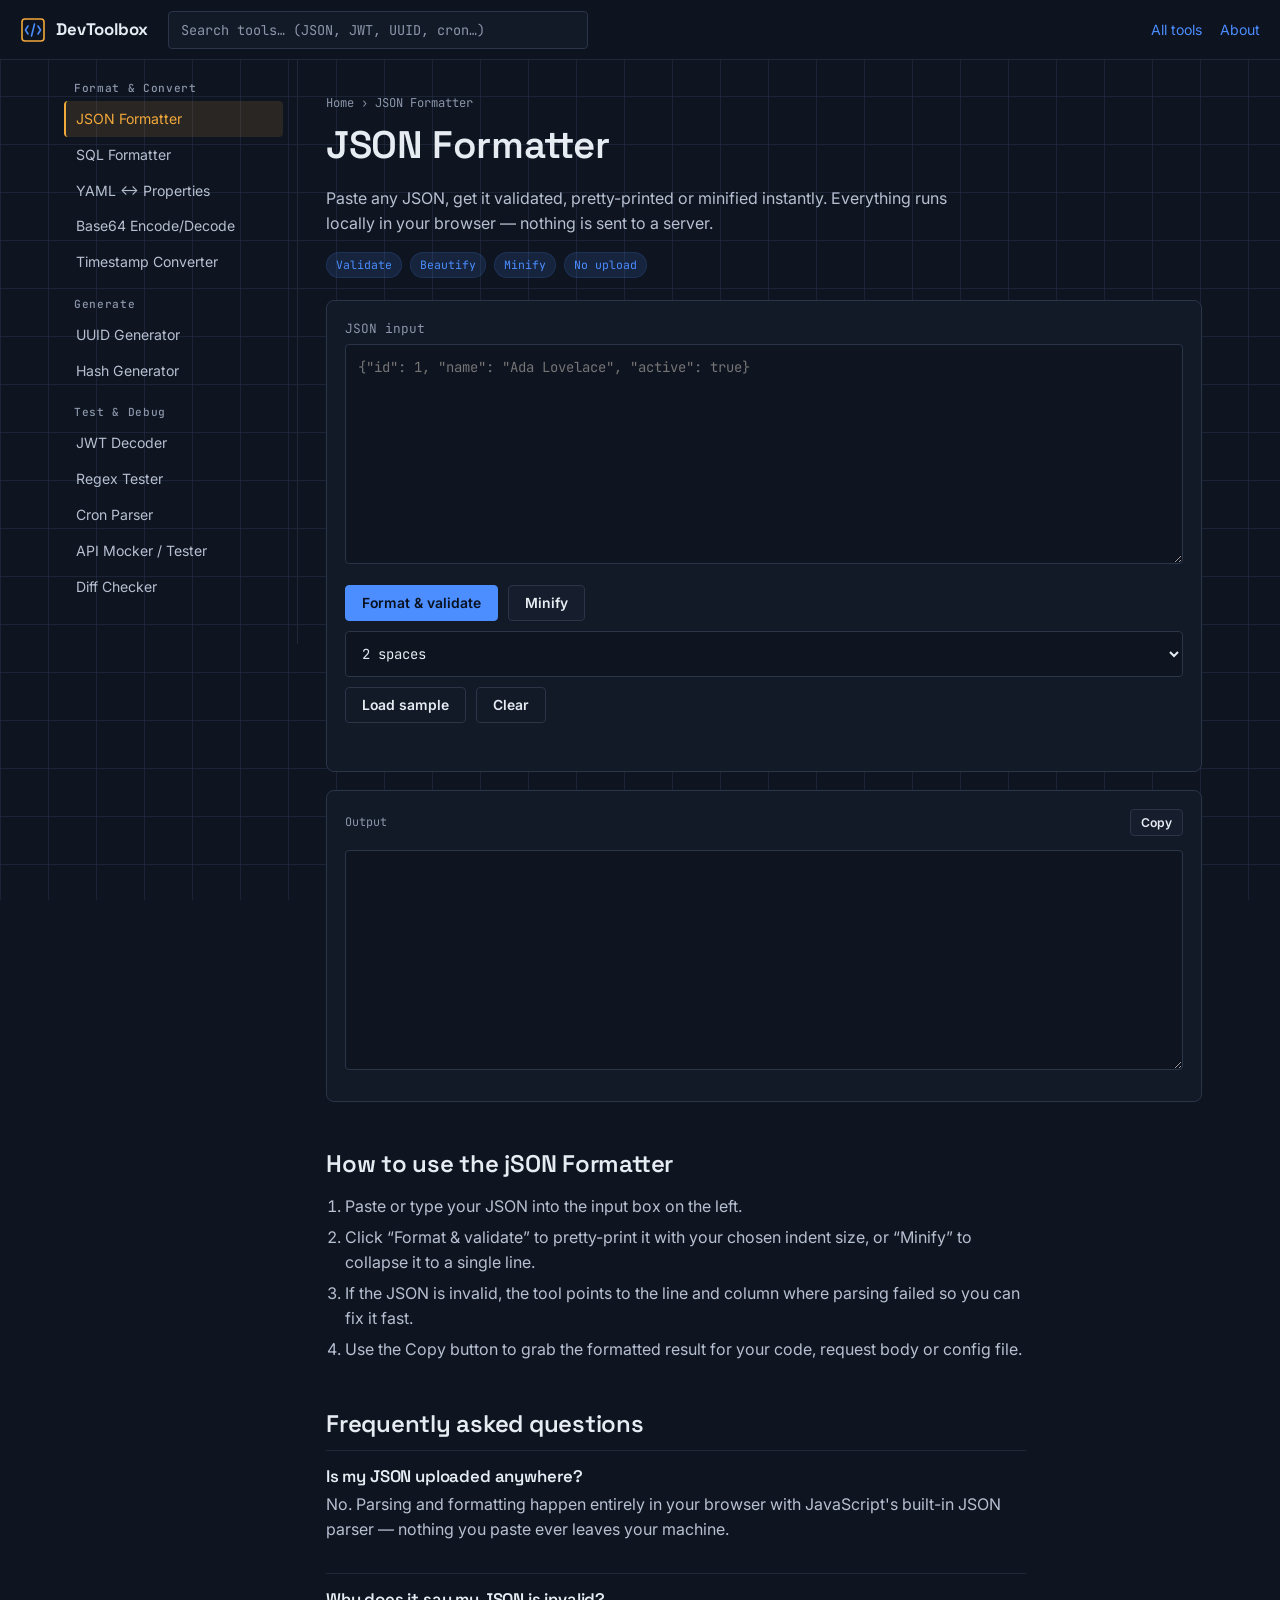
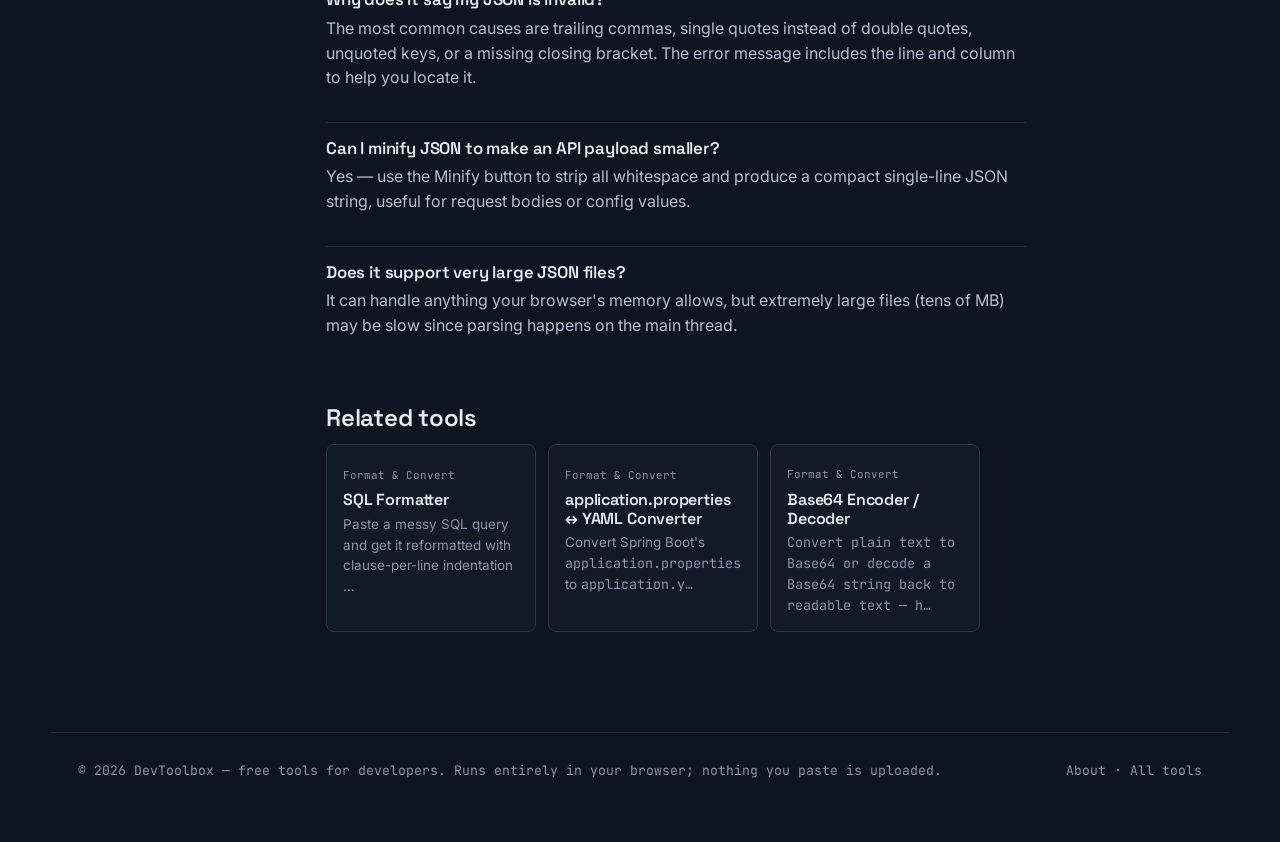
<file: tools/json-formatter.html>
<!doctype html>
<html lang="en">
<head>
<meta charset="UTF-8">
<meta name="viewport" content="width=device-width, initial-scale=1">
<title>JSON Formatter & Validator Online Free | DevToolbox</title>
<meta name="description" content="Free online JSON formatter, validator and beautifier. Paste JSON to pretty-print, minify and validate it instantly in your browser — no upload, no signup.">
<link rel="canonical" href="https://www.devtoolbox.example/tools/json-formatter.html">
<meta name="robots" content="index, follow">
<meta property="og:type" content="website">
<meta property="og:title" content="JSON Formatter & Validator Online Free | DevToolbox">
<meta property="og:description" content="Free online JSON formatter, validator and beautifier. Paste JSON to pretty-print, minify and validate it instantly in your browser — no upload, no signup.">
<meta property="og:url" content="https://www.devtoolbox.example/tools/json-formatter.html">
<meta property="og:site_name" content="DevToolbox">
<meta name="twitter:card" content="summary">
<meta name="twitter:title" content="JSON Formatter & Validator Online Free | DevToolbox">
<meta name="twitter:description" content="Free online JSON formatter, validator and beautifier. Paste JSON to pretty-print, minify and validate it instantly in your browser — no upload, no signup.">
<link rel="icon" href="../favicon.svg" type="image/svg+xml">
<link rel="preconnect" href="https://fonts.googleapis.com">
<link rel="preconnect" href="https://fonts.gstatic.com" crossorigin>
<link href="https://fonts.googleapis.com/css2?family=Space+Grotesk:wght@500;600;700&family=Inter:wght@400;500;600&family=JetBrains+Mono:wght@400;500&display=swap" rel="stylesheet">
<link rel="stylesheet" href="../css/style.css">
<script type="application/ld+json">{"@context": "https://schema.org", "@type": "SoftwareApplication", "name": "JSON Formatter - DevToolbox", "applicationCategory": "DeveloperApplication", "operatingSystem": "Any (runs in browser)", "offers": {"@type": "Offer", "price": "0", "priceCurrency": "USD"}, "url": "https://www.devtoolbox.example/tools/json-formatter.html", "description": "Free online JSON formatter, validator and beautifier. Paste JSON to pretty-print, minify and validate it instantly in your browser — no upload, no signup."}</script>
<script type="application/ld+json">{"@context": "https://schema.org", "@type": "FAQPage", "mainEntity": [{"@type": "Question", "name": "Is my JSON uploaded anywhere?", "acceptedAnswer": {"@type": "Answer", "text": "No. Parsing and formatting happen entirely in your browser with JavaScript's built-in JSON parser — nothing you paste ever leaves your machine."}}, {"@type": "Question", "name": "Why does it say my JSON is invalid?", "acceptedAnswer": {"@type": "Answer", "text": "The most common causes are trailing commas, single quotes instead of double quotes, unquoted keys, or a missing closing bracket. The error message includes the line and column to help you locate it."}}, {"@type": "Question", "name": "Can I minify JSON to make an API payload smaller?", "acceptedAnswer": {"@type": "Answer", "text": "Yes — use the Minify button to strip all whitespace and produce a compact single-line JSON string, useful for request bodies or config values."}}, {"@type": "Question", "name": "Does it support very large JSON files?", "acceptedAnswer": {"@type": "Answer", "text": "It can handle anything your browser's memory allows, but extremely large files (tens of MB) may be slow since parsing happens on the main thread."}}]}</script>
<script type="application/ld+json">{"@context": "https://schema.org", "@type": "BreadcrumbList", "itemListElement": [{"@type": "ListItem", "position": 1, "name": "Home", "item": "https://www.devtoolbox.example/index.html"}, {"@type": "ListItem", "position": 2, "name": "JSON Formatter", "item": "https://www.devtoolbox.example/tools/json-formatter.html"}]}</script>
</head>
<body>
<a class="skip-link" href="#main">Skip to content</a>
<header class="topbar">
  <a class="brand" href="../index.html" aria-label="DevToolbox home">
    <svg class="mark" viewBox="0 0 26 26" fill="none" xmlns="http://www.w3.org/2000/svg">
      <rect x="2" y="2" width="22" height="22" rx="3" stroke-width="1.6"/>
      <path d="M8 9L5.5 13L8 17M18 9L20.5 13L18 17M14.5 7L11.5 19" stroke-width="1.6" stroke-linecap="round" stroke-linejoin="round"/>
    </svg>
    DevToolbox
  </a>
  <div class="topbar-search">
    <input type="search" id="tool-search" placeholder="Search tools&hellip; (JSON, JWT, UUID, cron&hellip;)" aria-label="Search tools">
  </div>
  <nav class="topbar-links">
    <a href="../index.html#all-tools">All tools</a>
    <a href="../about.html">About</a>
  </nav>
  <button class="nav-toggle" aria-label="Toggle tool menu">&#9776;</button>
</header>
<div class="shell">
  <aside class="sidebar"><nav aria-label="Tool categories">
<h4>Format & Convert</h4>
<a href="../tools/json-formatter.html" class="active">JSON Formatter</a>
<a href="../tools/sql-formatter.html">SQL Formatter</a>
<a href="../tools/yaml-properties-converter.html">YAML ↔ Properties</a>
<a href="../tools/base64-encoder-decoder.html">Base64 Encode/Decode</a>
<a href="../tools/timestamp-converter.html">Timestamp Converter</a>
<h4>Generate</h4>
<a href="../tools/uuid-generator.html">UUID Generator</a>
<a href="../tools/hash-generator.html">Hash Generator</a>
<h4>Test & Debug</h4>
<a href="../tools/jwt-decoder.html">JWT Decoder</a>
<a href="../tools/regex-tester.html">Regex Tester</a>
<a href="../tools/cron-parser.html">Cron Parser</a>
<a href="../tools/api-mocker.html">API Mocker / Tester</a>
<a href="../tools/diff-checker.html">Diff Checker</a>
</nav></aside>
  <main id="main">
    <div class="tool-header">
      <div class="crumbs"><a href="../index.html">Home</a> &rsaquo; <span>JSON Formatter</span></div>
      <h1>JSON Formatter</h1>
      <p class="lede">Paste any JSON, get it validated, pretty-printed or minified instantly. Everything runs locally in your browser — nothing is sent to a server.</p>
      <div class="badge-row"><span class="badge">Validate</span><span class="badge">Beautify</span><span class="badge">Minify</span><span class="badge">No upload</span></div>
    </div>

    
<div class="panel">
  <label for="json-in">JSON input</label>
  <textarea id="json-in" spellcheck="false" placeholder='{"id": 1, "name": "Ada Lovelace", "active": true}'></textarea>
  <div class="btn-row">
    <button class="primary" id="json-format">Format &amp; validate</button>
    <button id="json-minify">Minify</button>
    <select id="json-indent" aria-label="Indent size">
      <option value="2">2 spaces</option>
      <option value="4">4 spaces</option>
      <option value="tab">Tab</option>
    </select>
    <button class="ghost" id="json-sample">Load sample</button>
    <button class="ghost" id="json-clear">Clear</button>
  </div>
  <div id="json-status" class="status" role="status"></div>
</div>
<div class="panel">
  <div class="panel-title">
    <span>Output</span>
    <button class="small" data-copy-target="#json-out">Copy</button>
  </div>
  <pre class="code-box" id="json-out"></pre>
</div>


    <section class="prose">
      <h2>How to use the jSON Formatter</h2>
      <ol><li>Paste or type your JSON into the input box on the left.</li><li>Click “Format &amp; validate” to pretty-print it with your chosen indent size, or “Minify” to collapse it to a single line.</li><li>If the JSON is invalid, the tool points to the line and column where parsing failed so you can fix it fast.</li><li>Use the Copy button to grab the formatted result for your code, request body or config file.</li></ol>
      <h2>Frequently asked questions</h2>
      <div class="faq-item"><h3>Is my JSON uploaded anywhere?</h3><p>No. Parsing and formatting happen entirely in your browser with JavaScript's built-in JSON parser — nothing you paste ever leaves your machine.</p></div><div class="faq-item"><h3>Why does it say my JSON is invalid?</h3><p>The most common causes are trailing commas, single quotes instead of double quotes, unquoted keys, or a missing closing bracket. The error message includes the line and column to help you locate it.</p></div><div class="faq-item"><h3>Can I minify JSON to make an API payload smaller?</h3><p>Yes — use the Minify button to strip all whitespace and produce a compact single-line JSON string, useful for request bodies or config values.</p></div><div class="faq-item"><h3>Does it support very large JSON files?</h3><p>It can handle anything your browser's memory allows, but extremely large files (tens of MB) may be slow since parsing happens on the main thread.</p></div>
    </section>

    <section class="related">
      <h2>Related tools</h2>
      <div class="cards"><a class="card" href="sql-formatter.html"><span class="tag">Format & Convert</span><h3>SQL Formatter</h3><p>Paste a messy SQL query and get it reformatted with clause-per-line indentation &hellip;</p></a><a class="card" href="yaml-properties-converter.html"><span class="tag">Format & Convert</span><h3>application.properties ↔ YAML Converter</h3><p>Convert Spring Boot's <code>application.properties</code> to <code>application.y&hellip;</p></a><a class="card" href="base64-encoder-decoder.html"><span class="tag">Format & Convert</span><h3>Base64 Encoder / Decoder</h3><p>Convert plain text to Base64 or decode a Base64 string back to readable text — h&hellip;</p></a></div>
    </section>
  </main>
</div>
<footer>
  <div>&copy; <span id="y"></span> DevToolbox &mdash; free tools for developers. Runs entirely in your browser; nothing you paste is uploaded.</div>
  <div><a href="../about.html">About</a> &middot; <a href="../index.html#all-tools">All tools</a></div>
</footer>
<script>document.getElementById('y').textContent = new Date().getFullYear();</script>
<script src="../js/common.js"></script>
<script>

(function () {
  var input = document.getElementById('json-in');
  var out = document.getElementById('json-out');
  var status = document.getElementById('json-status');
  var indentSel = document.getElementById('json-indent');

  function indentValue() {
    var v = indentSel.value;
    return v === 'tab' ? '\t' : Number(v);
  }

  function locateError(text, err) {
    var m = /position (\d+)/.exec(err.message);
    if (!m) return '';
    var pos = Number(m[1]);
    var line = 1, col = 1;
    for (var i = 0; i < pos && i < text.length; i++) {
      if (text[i] === '\n') { line++; col = 1; } else { col++; }
    }
    return ' (line ' + line + ', column ' + col + ')';
  }

  function format(minify) {
    var text = input.value;
    if (!text.trim()) { setStatus(status, 'Paste some JSON to format.', false); out.textContent = ''; return; }
    try {
      var parsed = JSON.parse(text);
      out.textContent = minify ? JSON.stringify(parsed) : JSON.stringify(parsed, null, indentValue());
      setStatus(status, 'Valid JSON.', true);
    } catch (e) {
      out.textContent = '';
      setStatus(status, 'Invalid JSON: ' + e.message + locateError(text, e), false);
    }
  }

  document.getElementById('json-format').addEventListener('click', function () { format(false); });
  document.getElementById('json-minify').addEventListener('click', function () { format(true); });
  document.getElementById('json-clear').addEventListener('click', function () {
    input.value = ''; out.textContent = ''; setStatus(status, '', true);
  });
  document.getElementById('json-sample').addEventListener('click', function () {
    input.value = '{\n  "id": 1024,\n  "name": "Ada Lovelace",\n  "roles": ["admin", "engineer"],\n  "active": true,\n  "address": {"city": "London", "zip": null}\n}';
    format(false);
  });
  indentSel.addEventListener('change', function () { if (out.textContent) format(false); });
})();

</script>
</body>
</html>
</file>
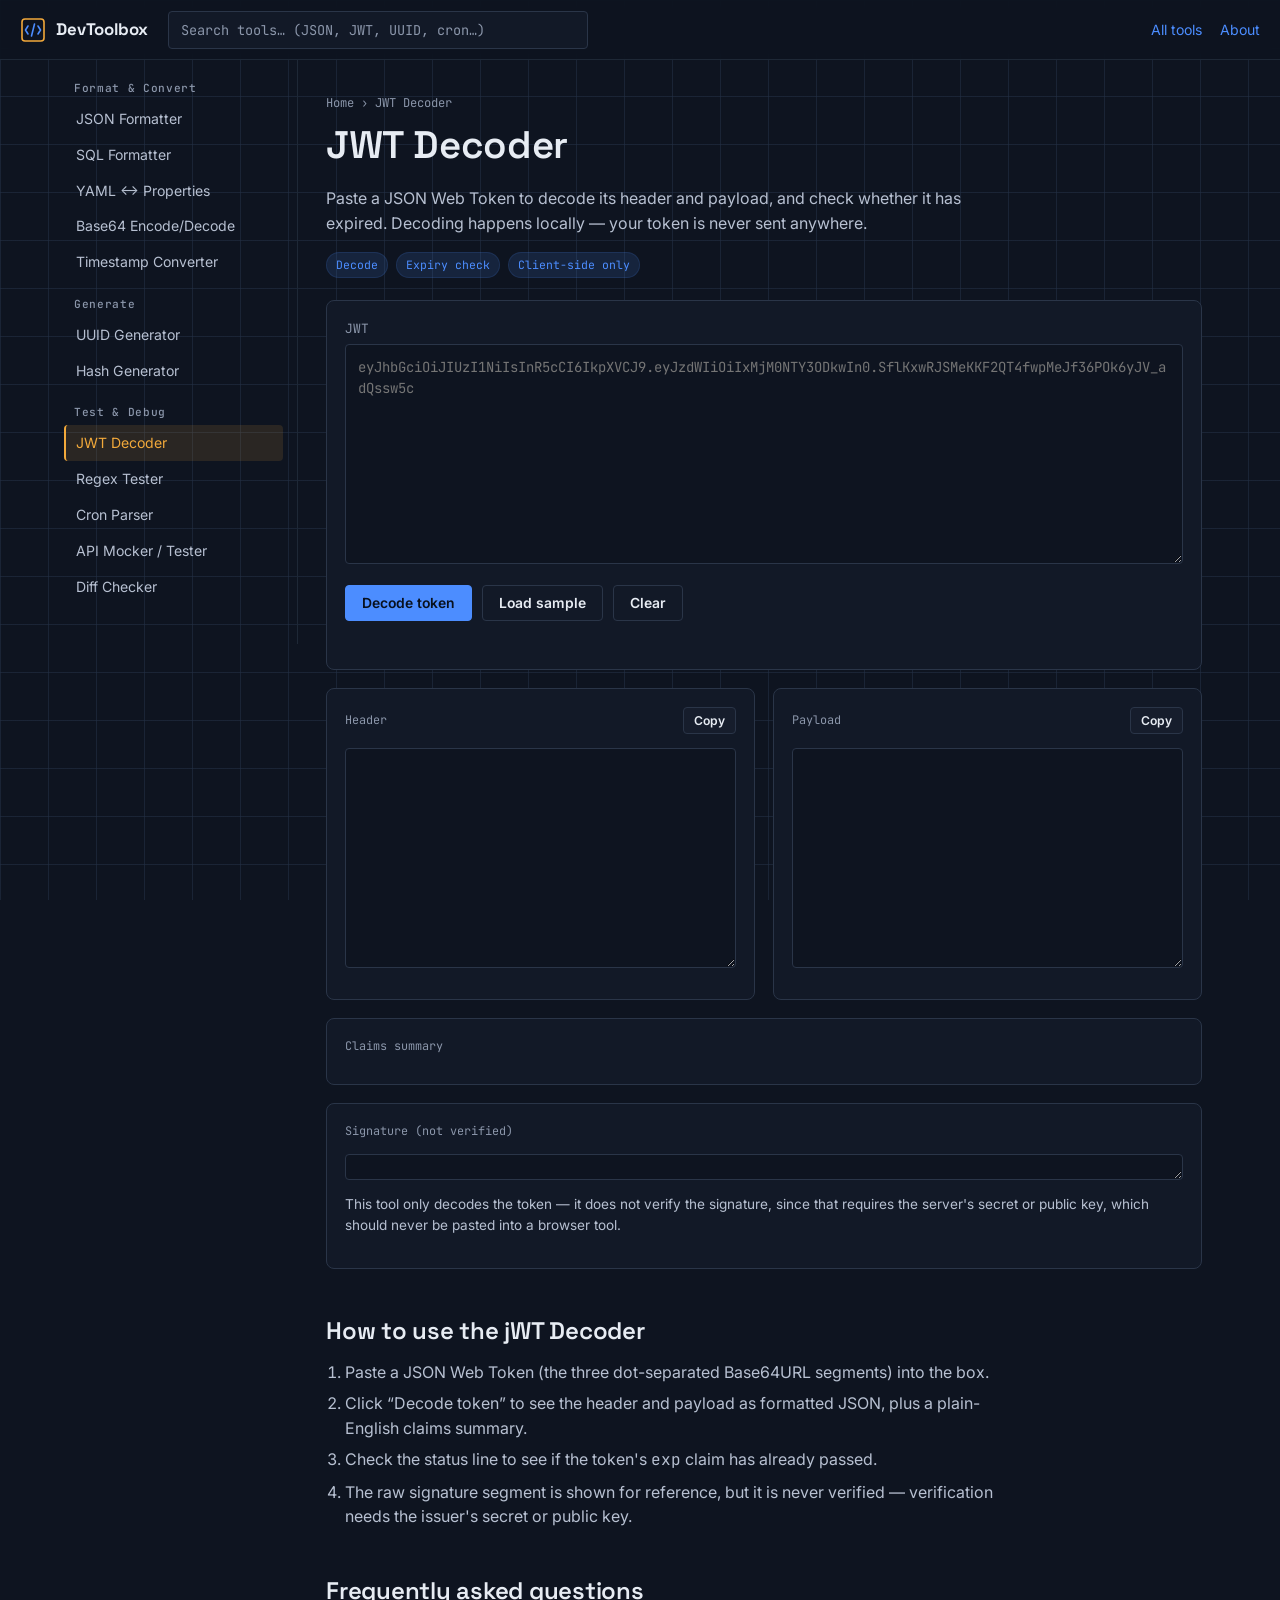
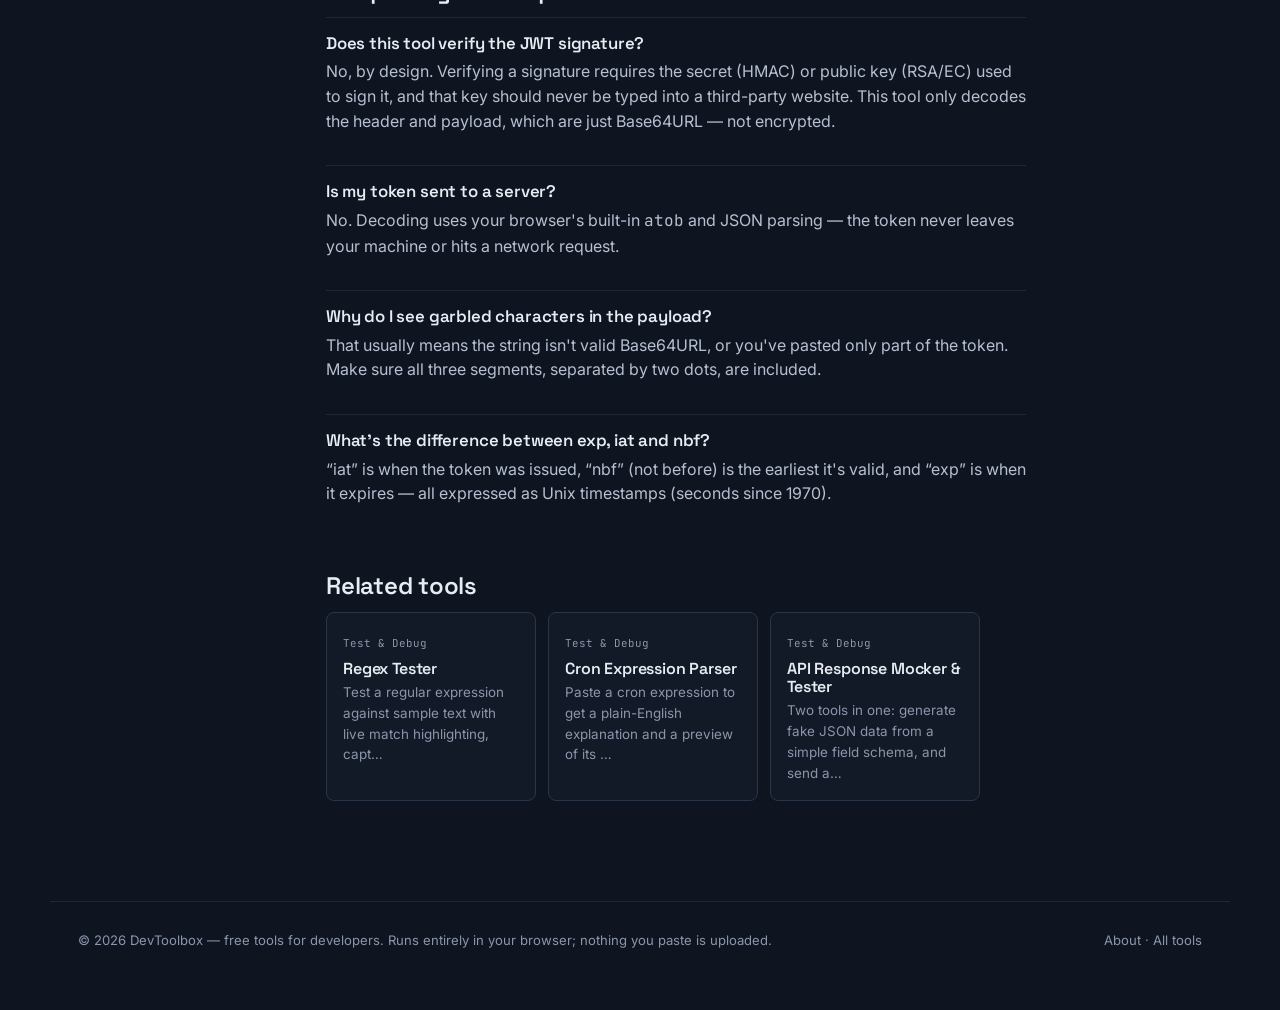
<file: tools/jwt-decoder.html>
<!doctype html>
<html lang="en">
<head>
<meta charset="UTF-8">
<meta name="viewport" content="width=device-width, initial-scale=1">
<title>JWT Decoder Online Free | DevToolbox</title>
<meta name="description" content="Paste a JWT to instantly decode its header and payload, check expiry, and inspect claims. Free, client-side only — your token never leaves your browser.">
<link rel="canonical" href="https://www.devtoolbox.example/tools/jwt-decoder.html">
<meta name="robots" content="index, follow">
<meta property="og:type" content="website">
<meta property="og:title" content="JWT Decoder Online Free | DevToolbox">
<meta property="og:description" content="Paste a JWT to instantly decode its header and payload, check expiry, and inspect claims. Free, client-side only — your token never leaves your browser.">
<meta property="og:url" content="https://www.devtoolbox.example/tools/jwt-decoder.html">
<meta property="og:site_name" content="DevToolbox">
<meta name="twitter:card" content="summary">
<meta name="twitter:title" content="JWT Decoder Online Free | DevToolbox">
<meta name="twitter:description" content="Paste a JWT to instantly decode its header and payload, check expiry, and inspect claims. Free, client-side only — your token never leaves your browser.">
<link rel="icon" href="../favicon.svg" type="image/svg+xml">
<link rel="preconnect" href="https://fonts.googleapis.com">
<link rel="preconnect" href="https://fonts.gstatic.com" crossorigin>
<link href="https://fonts.googleapis.com/css2?family=Space+Grotesk:wght@500;600;700&family=Inter:wght@400;500;600&family=JetBrains+Mono:wght@400;500&display=swap" rel="stylesheet">
<link rel="stylesheet" href="../css/style.css">
<script type="application/ld+json">{"@context": "https://schema.org", "@type": "SoftwareApplication", "name": "JWT Decoder - DevToolbox", "applicationCategory": "DeveloperApplication", "operatingSystem": "Any (runs in browser)", "offers": {"@type": "Offer", "price": "0", "priceCurrency": "USD"}, "url": "https://www.devtoolbox.example/tools/jwt-decoder.html", "description": "Paste a JWT to instantly decode its header and payload, check expiry, and inspect claims. Free, client-side only — your token never leaves your browser."}</script>
<script type="application/ld+json">{"@context": "https://schema.org", "@type": "FAQPage", "mainEntity": [{"@type": "Question", "name": "Does this tool verify the JWT signature?", "acceptedAnswer": {"@type": "Answer", "text": "No, by design. Verifying a signature requires the secret (HMAC) or public key (RSA/EC) used to sign it, and that key should never be typed into a third-party website. This tool only decodes the header and payload, which are just Base64URL — not encrypted."}}, {"@type": "Question", "name": "Is my token sent to a server?", "acceptedAnswer": {"@type": "Answer", "text": "No. Decoding uses your browser's built-in <code>atob</code> and JSON parsing — the token never leaves your machine or hits a network request."}}, {"@type": "Question", "name": "Why do I see garbled characters in the payload?", "acceptedAnswer": {"@type": "Answer", "text": "That usually means the string isn't valid Base64URL, or you've pasted only part of the token. Make sure all three segments, separated by two dots, are included."}}, {"@type": "Question", "name": "What's the difference between exp, iat and nbf?", "acceptedAnswer": {"@type": "Answer", "text": "“iat” is when the token was issued, “nbf” (not before) is the earliest it's valid, and “exp” is when it expires — all expressed as Unix timestamps (seconds since 1970)."}}]}</script>
<script type="application/ld+json">{"@context": "https://schema.org", "@type": "BreadcrumbList", "itemListElement": [{"@type": "ListItem", "position": 1, "name": "Home", "item": "https://www.devtoolbox.example/index.html"}, {"@type": "ListItem", "position": 2, "name": "JWT Decoder", "item": "https://www.devtoolbox.example/tools/jwt-decoder.html"}]}</script>
</head>
<body>
<a class="skip-link" href="#main">Skip to content</a>
<header class="topbar">
  <a class="brand" href="../index.html" aria-label="DevToolbox home">
    <svg class="mark" viewBox="0 0 26 26" fill="none" xmlns="http://www.w3.org/2000/svg">
      <rect x="2" y="2" width="22" height="22" rx="3" stroke-width="1.6"/>
      <path d="M8 9L5.5 13L8 17M18 9L20.5 13L18 17M14.5 7L11.5 19" stroke-width="1.6" stroke-linecap="round" stroke-linejoin="round"/>
    </svg>
    DevToolbox
  </a>
  <div class="topbar-search">
    <input type="search" id="tool-search" placeholder="Search tools&hellip; (JSON, JWT, UUID, cron&hellip;)" aria-label="Search tools">
  </div>
  <nav class="topbar-links">
    <a href="../index.html#all-tools">All tools</a>
    <a href="../about.html">About</a>
  </nav>
  <button class="nav-toggle" aria-label="Toggle tool menu">&#9776;</button>
</header>
<div class="shell">
  <aside class="sidebar"><nav aria-label="Tool categories">
<h4>Format & Convert</h4>
<a href="../tools/json-formatter.html">JSON Formatter</a>
<a href="../tools/sql-formatter.html">SQL Formatter</a>
<a href="../tools/yaml-properties-converter.html">YAML ↔ Properties</a>
<a href="../tools/base64-encoder-decoder.html">Base64 Encode/Decode</a>
<a href="../tools/timestamp-converter.html">Timestamp Converter</a>
<h4>Generate</h4>
<a href="../tools/uuid-generator.html">UUID Generator</a>
<a href="../tools/hash-generator.html">Hash Generator</a>
<h4>Test & Debug</h4>
<a href="../tools/jwt-decoder.html" class="active">JWT Decoder</a>
<a href="../tools/regex-tester.html">Regex Tester</a>
<a href="../tools/cron-parser.html">Cron Parser</a>
<a href="../tools/api-mocker.html">API Mocker / Tester</a>
<a href="../tools/diff-checker.html">Diff Checker</a>
</nav></aside>
  <main id="main">
    <div class="tool-header">
      <div class="crumbs"><a href="../index.html">Home</a> &rsaquo; <span>JWT Decoder</span></div>
      <h1>JWT Decoder</h1>
      <p class="lede">Paste a JSON Web Token to decode its header and payload, and check whether it has expired. Decoding happens locally — your token is never sent anywhere.</p>
      <div class="badge-row"><span class="badge">Decode</span><span class="badge">Expiry check</span><span class="badge">Client-side only</span></div>
    </div>

    
<div class="panel">
  <label for="jwt-in">JWT</label>
  <textarea id="jwt-in" spellcheck="false" placeholder="eyJhbGciOiJIUzI1NiIsInR5cCI6IkpXVCJ9.eyJzdWIiOiIxMjM0NTY3ODkwIn0.SflKxwRJSMeKKF2QT4fwpMeJf36POk6yJV_adQssw5c"></textarea>
  <div class="btn-row">
    <button class="primary" id="jwt-decode">Decode token</button>
    <button class="ghost" id="jwt-sample">Load sample</button>
    <button class="ghost" id="jwt-clear">Clear</button>
  </div>
  <div id="jwt-status" class="status" role="status"></div>
</div>
<div class="grid-2">
  <div class="panel">
    <div class="panel-title"><span>Header</span><button class="small" data-copy-target="#jwt-header">Copy</button></div>
    <pre class="code-box" id="jwt-header"></pre>
  </div>
  <div class="panel">
    <div class="panel-title"><span>Payload</span><button class="small" data-copy-target="#jwt-payload">Copy</button></div>
    <pre class="code-box" id="jwt-payload"></pre>
  </div>
</div>
<div class="panel">
  <div class="panel-title"><span>Claims summary</span></div>
  <table class="kv" id="jwt-claims"></table>
</div>
<div class="panel">
  <div class="panel-title"><span>Signature (not verified)</span></div>
  <pre class="code-box" id="jwt-sig" style="min-height:auto;"></pre>
  <p style="margin-top:10px; font-size:.85rem;">This tool only decodes the token — it does not verify the signature, since that requires the server's secret or public key, which should never be pasted into a browser tool.</p>
</div>


    <section class="prose">
      <h2>How to use the jWT Decoder</h2>
      <ol><li>Paste a JSON Web Token (the three dot-separated Base64URL segments) into the box.</li><li>Click “Decode token” to see the header and payload as formatted JSON, plus a plain-English claims summary.</li><li>Check the status line to see if the token's <code>exp</code> claim has already passed.</li><li>The raw signature segment is shown for reference, but it is never verified — verification needs the issuer's secret or public key.</li></ol>
      <h2>Frequently asked questions</h2>
      <div class="faq-item"><h3>Does this tool verify the JWT signature?</h3><p>No, by design. Verifying a signature requires the secret (HMAC) or public key (RSA/EC) used to sign it, and that key should never be typed into a third-party website. This tool only decodes the header and payload, which are just Base64URL — not encrypted.</p></div><div class="faq-item"><h3>Is my token sent to a server?</h3><p>No. Decoding uses your browser's built-in <code>atob</code> and JSON parsing — the token never leaves your machine or hits a network request.</p></div><div class="faq-item"><h3>Why do I see garbled characters in the payload?</h3><p>That usually means the string isn't valid Base64URL, or you've pasted only part of the token. Make sure all three segments, separated by two dots, are included.</p></div><div class="faq-item"><h3>What's the difference between exp, iat and nbf?</h3><p>“iat” is when the token was issued, “nbf” (not before) is the earliest it's valid, and “exp” is when it expires — all expressed as Unix timestamps (seconds since 1970).</p></div>
    </section>

    <section class="related">
      <h2>Related tools</h2>
      <div class="cards"><a class="card" href="regex-tester.html"><span class="tag">Test & Debug</span><h3>Regex Tester</h3><p>Test a regular expression against sample text with live match highlighting, capt&hellip;</p></a><a class="card" href="cron-parser.html"><span class="tag">Test & Debug</span><h3>Cron Expression Parser</h3><p>Paste a cron expression to get a plain-English explanation and a preview of its &hellip;</p></a><a class="card" href="api-mocker.html"><span class="tag">Test & Debug</span><h3>API Response Mocker & Tester</h3><p>Two tools in one: generate fake JSON data from a simple field schema, and send a&hellip;</p></a></div>
    </section>
  </main>
</div>
<footer>
  <div>&copy; <span id="y"></span> DevToolbox &mdash; free tools for developers. Runs entirely in your browser; nothing you paste is uploaded.</div>
  <div><a href="../about.html">About</a> &middot; <a href="../index.html#all-tools">All tools</a></div>
</footer>
<script>document.getElementById('y').textContent = new Date().getFullYear();</script>
<script src="../js/common.js"></script>
<script>

(function () {
  var input = document.getElementById('jwt-in');
  var status = document.getElementById('jwt-status');
  var headerBox = document.getElementById('jwt-header');
  var payloadBox = document.getElementById('jwt-payload');
  var sigBox = document.getElementById('jwt-sig');
  var claimsTable = document.getElementById('jwt-claims');

  var KNOWN_CLAIMS = {
    iss: 'Issuer', sub: 'Subject', aud: 'Audience', exp: 'Expires at',
    nbf: 'Not valid before', iat: 'Issued at', jti: 'Token ID'
  };

  function base64UrlDecode(str) {
    str = str.replace(/-/g, '+').replace(/_/g, '/');
    while (str.length % 4) str += '=';
    return decodeURIComponent(escape(atob(str)));
  }

  function fmtTime(unixSeconds) {
    var d = new Date(unixSeconds * 1000);
    return d.toLocaleString() + ' (' + d.toISOString() + ')';
  }

  function decode() {
    var token = input.value.trim();
    claimsTable.innerHTML = '';
    if (!token) { setStatus(status, 'Paste a JWT to decode.', false); return; }
    var parts = token.split('.');
    if (parts.length < 2) {
      setStatus(status, 'That does not look like a JWT \u2014 expected 3 dot-separated segments.', false);
      headerBox.textContent = ''; payloadBox.textContent = ''; sigBox.textContent = '';
      return;
    }
    try {
      var header = JSON.parse(base64UrlDecode(parts[0]));
      var payload = JSON.parse(base64UrlDecode(parts[1]));
      headerBox.textContent = JSON.stringify(header, null, 2);
      payloadBox.textContent = JSON.stringify(payload, null, 2);
      sigBox.textContent = parts[2] ? parts[2] : '(none \u2014 unsigned token, alg: ' + (header.alg || '?') + ')';

      var rows = [];
      Object.keys(KNOWN_CLAIMS).forEach(function (key) {
        if (payload[key] !== undefined) {
          var val = payload[key];
          if (key === 'exp' || key === 'iat' || key === 'nbf') val = val + '  \u2014  ' + fmtTime(val);
          rows.push('<tr><th>' + KNOWN_CLAIMS[key] + ' (' + key + ')</th><td>' + String(val) + '</td></tr>');
        }
      });
      if (header.alg) rows.unshift('<tr><th>Algorithm</th><td>' + header.alg + '</td></tr>');
      claimsTable.innerHTML = rows.join('');

      var now = Math.floor(Date.now() / 1000);
      if (payload.exp !== undefined) {
        if (payload.exp < now) {
          setStatus(status, 'Decoded. Token EXPIRED ' + fmtTime(payload.exp) + '.', false);
        } else {
          setStatus(status, 'Decoded. Token valid until ' + fmtTime(payload.exp) + '.', true);
        }
      } else {
        setStatus(status, 'Decoded successfully. Token has no exp claim.', true);
      }
    } catch (e) {
      setStatus(status, 'Could not decode token: ' + e.message, false);
      headerBox.textContent = ''; payloadBox.textContent = ''; sigBox.textContent = '';
    }
  }

  document.getElementById('jwt-decode').addEventListener('click', decode);
  document.getElementById('jwt-clear').addEventListener('click', function () {
    input.value = ''; headerBox.textContent = ''; payloadBox.textContent = ''; sigBox.textContent = '';
    claimsTable.innerHTML = ''; setStatus(status, '', true);
  });
  document.getElementById('jwt-sample').addEventListener('click', function () {
    input.value = 'eyJhbGciOiJIUzI1NiIsInR5cCI6IkpXVCJ9.eyJzdWIiOiIxMjM0NTY3ODkwIiwibmFtZSI6IkFkYSBMb3ZlbGFjZSIsImlhdCI6MTcwMDAwMDAwMCwiZXhwIjoxNzMxNTM2MDAwfQ.SflKxwRJSMeKKF2QT4fwpMeJf36POk6yJV_adQssw5c';
    decode();
  });
})();

</script>
</body>
</html>
</file>
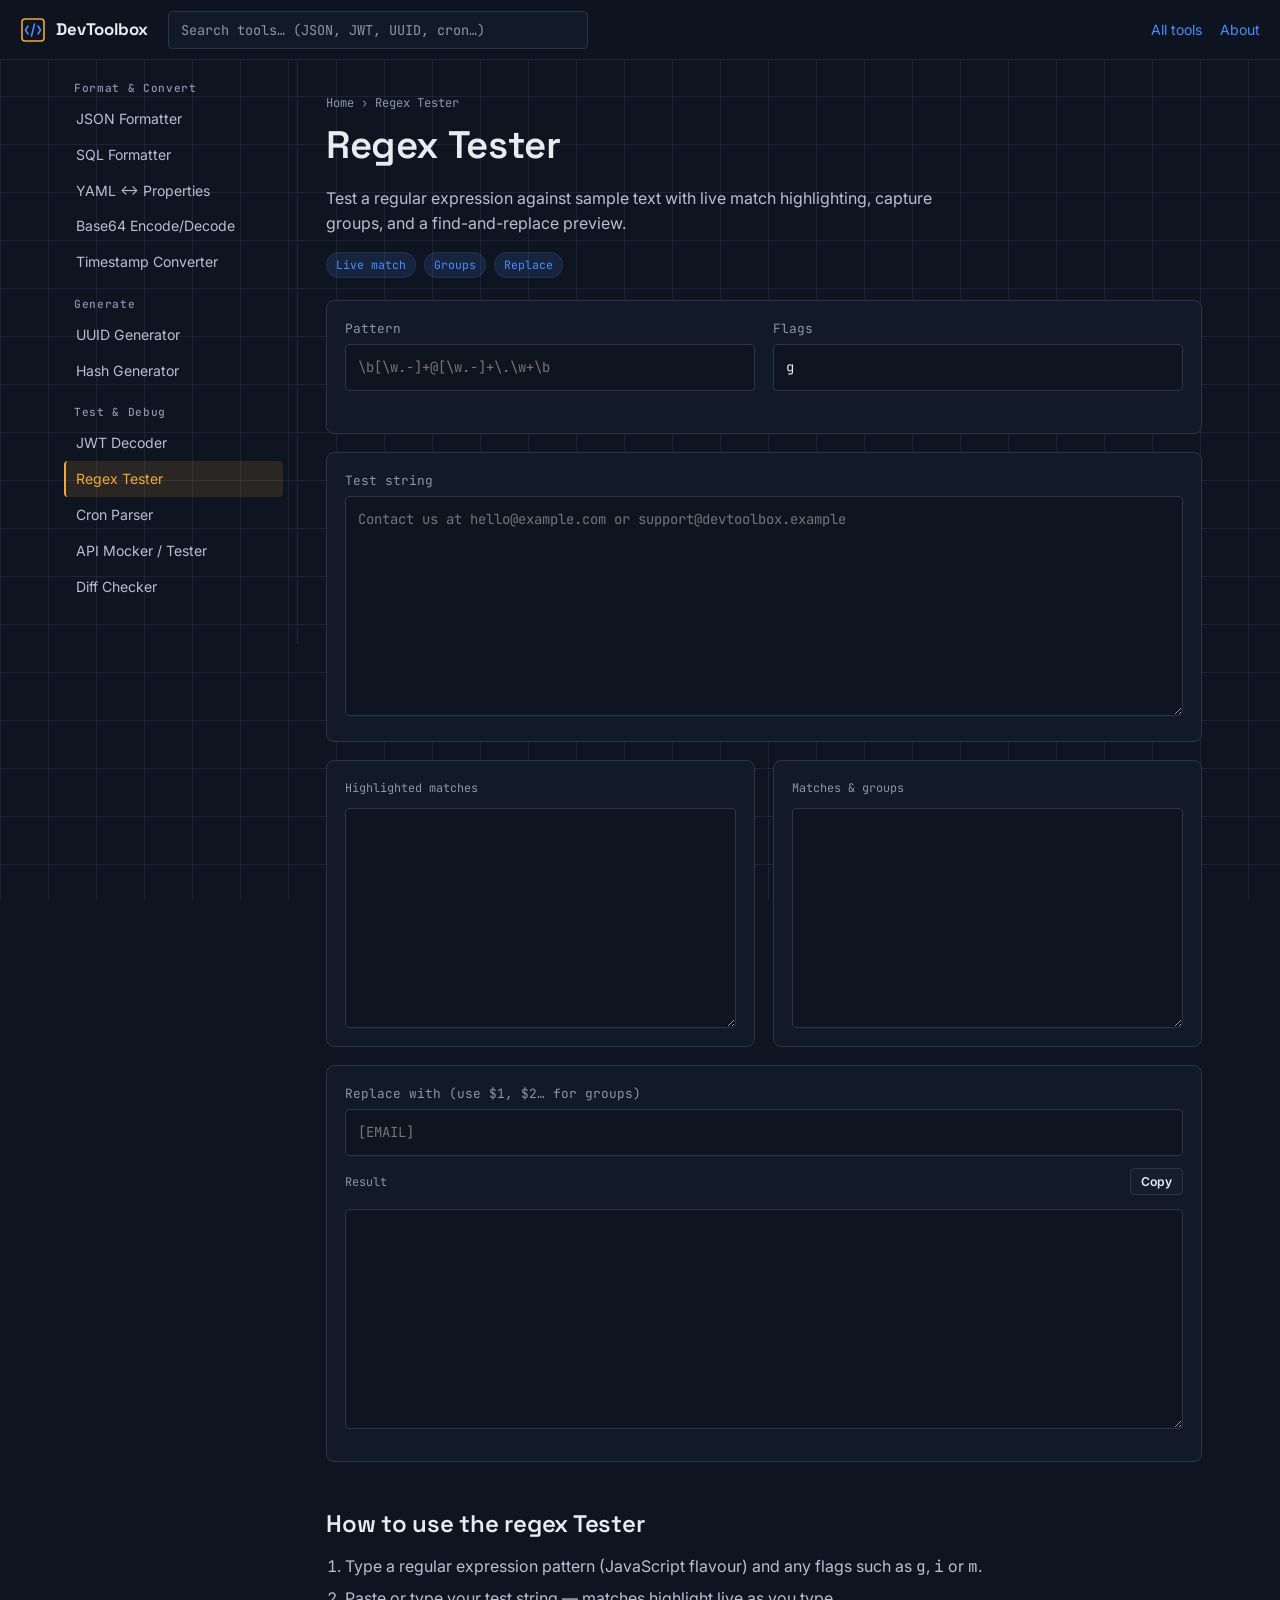
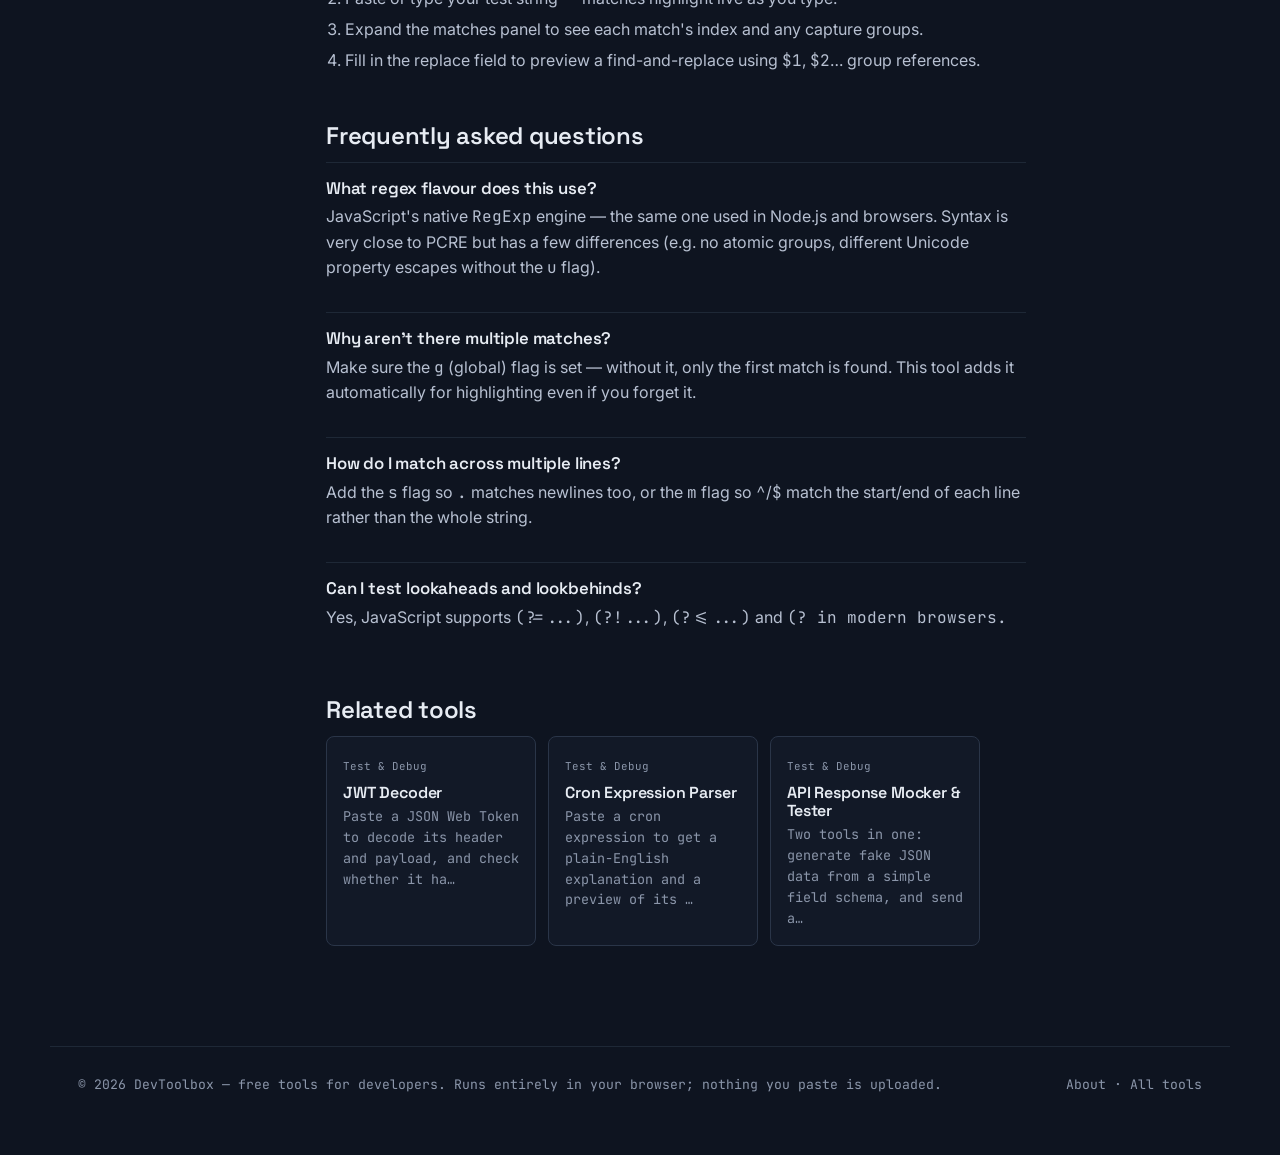
<file: tools/regex-tester.html>
<!doctype html>
<html lang="en">
<head>
<meta charset="UTF-8">
<meta name="viewport" content="width=device-width, initial-scale=1">
<title>Regex Tester Online — JavaScript Regex | DevToolbox</title>
<meta name="description" content="Test and debug regular expressions online with live match highlighting, capture groups and replace preview. Free JavaScript-flavoured regex tester.">
<link rel="canonical" href="https://www.devtoolbox.example/tools/regex-tester.html">
<meta name="robots" content="index, follow">
<meta property="og:type" content="website">
<meta property="og:title" content="Regex Tester Online — JavaScript Regex | DevToolbox">
<meta property="og:description" content="Test and debug regular expressions online with live match highlighting, capture groups and replace preview. Free JavaScript-flavoured regex tester.">
<meta property="og:url" content="https://www.devtoolbox.example/tools/regex-tester.html">
<meta property="og:site_name" content="DevToolbox">
<meta name="twitter:card" content="summary">
<meta name="twitter:title" content="Regex Tester Online — JavaScript Regex | DevToolbox">
<meta name="twitter:description" content="Test and debug regular expressions online with live match highlighting, capture groups and replace preview. Free JavaScript-flavoured regex tester.">
<link rel="icon" href="../favicon.svg" type="image/svg+xml">
<link rel="preconnect" href="https://fonts.googleapis.com">
<link rel="preconnect" href="https://fonts.gstatic.com" crossorigin>
<link href="https://fonts.googleapis.com/css2?family=Space+Grotesk:wght@500;600;700&family=Inter:wght@400;500;600&family=JetBrains+Mono:wght@400;500&display=swap" rel="stylesheet">
<link rel="stylesheet" href="../css/style.css">
<script type="application/ld+json">{"@context": "https://schema.org", "@type": "SoftwareApplication", "name": "Regex Tester - DevToolbox", "applicationCategory": "DeveloperApplication", "operatingSystem": "Any (runs in browser)", "offers": {"@type": "Offer", "price": "0", "priceCurrency": "USD"}, "url": "https://www.devtoolbox.example/tools/regex-tester.html", "description": "Test and debug regular expressions online with live match highlighting, capture groups and replace preview. Free JavaScript-flavoured regex tester."}</script>
<script type="application/ld+json">{"@context": "https://schema.org", "@type": "FAQPage", "mainEntity": [{"@type": "Question", "name": "What regex flavour does this use?", "acceptedAnswer": {"@type": "Answer", "text": "JavaScript's native <code>RegExp</code> engine — the same one used in Node.js and browsers. Syntax is very close to PCRE but has a few differences (e.g. no atomic groups, different Unicode property escapes without the <code>u</code> flag)."}}, {"@type": "Question", "name": "Why aren't there multiple matches?", "acceptedAnswer": {"@type": "Answer", "text": "Make sure the <code>g</code> (global) flag is set — without it, only the first match is found. This tool adds it automatically for highlighting even if you forget it."}}, {"@type": "Question", "name": "How do I match across multiple lines?", "acceptedAnswer": {"@type": "Answer", "text": "Add the <code>s</code> flag so <code>.</code> matches newlines too, or the <code>m</code> flag so <code>^</code>/<code>$</code> match the start/end of each line rather than the whole string."}}, {"@type": "Question", "name": "Can I test lookaheads and lookbehinds?", "acceptedAnswer": {"@type": "Answer", "text": "Yes, JavaScript supports <code>(?=...)</code>, <code>(?!...)</code>, <code>(?<=...)</code> and <code>(?<!...)</code> in modern browsers."}}]}</script>
<script type="application/ld+json">{"@context": "https://schema.org", "@type": "BreadcrumbList", "itemListElement": [{"@type": "ListItem", "position": 1, "name": "Home", "item": "https://www.devtoolbox.example/index.html"}, {"@type": "ListItem", "position": 2, "name": "Regex Tester", "item": "https://www.devtoolbox.example/tools/regex-tester.html"}]}</script>
</head>
<body>
<a class="skip-link" href="#main">Skip to content</a>
<header class="topbar">
  <a class="brand" href="../index.html" aria-label="DevToolbox home">
    <svg class="mark" viewBox="0 0 26 26" fill="none" xmlns="http://www.w3.org/2000/svg">
      <rect x="2" y="2" width="22" height="22" rx="3" stroke-width="1.6"/>
      <path d="M8 9L5.5 13L8 17M18 9L20.5 13L18 17M14.5 7L11.5 19" stroke-width="1.6" stroke-linecap="round" stroke-linejoin="round"/>
    </svg>
    DevToolbox
  </a>
  <div class="topbar-search">
    <input type="search" id="tool-search" placeholder="Search tools&hellip; (JSON, JWT, UUID, cron&hellip;)" aria-label="Search tools">
  </div>
  <nav class="topbar-links">
    <a href="../index.html#all-tools">All tools</a>
    <a href="../about.html">About</a>
  </nav>
  <button class="nav-toggle" aria-label="Toggle tool menu">&#9776;</button>
</header>
<div class="shell">
  <aside class="sidebar"><nav aria-label="Tool categories">
<h4>Format & Convert</h4>
<a href="../tools/json-formatter.html">JSON Formatter</a>
<a href="../tools/sql-formatter.html">SQL Formatter</a>
<a href="../tools/yaml-properties-converter.html">YAML ↔ Properties</a>
<a href="../tools/base64-encoder-decoder.html">Base64 Encode/Decode</a>
<a href="../tools/timestamp-converter.html">Timestamp Converter</a>
<h4>Generate</h4>
<a href="../tools/uuid-generator.html">UUID Generator</a>
<a href="../tools/hash-generator.html">Hash Generator</a>
<h4>Test & Debug</h4>
<a href="../tools/jwt-decoder.html">JWT Decoder</a>
<a href="../tools/regex-tester.html" class="active">Regex Tester</a>
<a href="../tools/cron-parser.html">Cron Parser</a>
<a href="../tools/api-mocker.html">API Mocker / Tester</a>
<a href="../tools/diff-checker.html">Diff Checker</a>
</nav></aside>
  <main id="main">
    <div class="tool-header">
      <div class="crumbs"><a href="../index.html">Home</a> &rsaquo; <span>Regex Tester</span></div>
      <h1>Regex Tester</h1>
      <p class="lede">Test a regular expression against sample text with live match highlighting, capture groups, and a find-and-replace preview.</p>
      <div class="badge-row"><span class="badge">Live match</span><span class="badge">Groups</span><span class="badge">Replace</span></div>
    </div>

    
<div class="panel">
  <div class="grid-2">
    <div>
      <label for="re-pattern">Pattern</label>
      <input id="re-pattern" type="text" placeholder="\b[\w.-]+@[\w.-]+\.\w+\b" class="mono">
    </div>
    <div>
      <label for="re-flags">Flags</label>
      <input id="re-flags" type="text" placeholder="gi" value="g" class="mono">
    </div>
  </div>
  <div id="re-status" class="status" role="status"></div>
</div>
<div class="panel">
  <label for="re-text">Test string</label>
  <textarea id="re-text" spellcheck="false" placeholder="Contact us at hello@example.com or support@devtoolbox.example"></textarea>
</div>
<div class="grid-2">
  <div class="panel">
    <div class="panel-title"><span>Highlighted matches</span></div>
    <div class="code-box" id="re-highlighted"></div>
  </div>
  <div class="panel">
    <div class="panel-title"><span>Matches &amp; groups</span></div>
    <div class="code-box" id="re-matches"></div>
  </div>
</div>
<div class="panel">
  <label for="re-replace">Replace with (use $1, $2&hellip; for groups)</label>
  <input id="re-replace" type="text" placeholder="[EMAIL]" class="mono">
  <div class="panel-title" style="margin-top:12px;"><span>Result</span><button class="small" data-copy-target="#re-result">Copy</button></div>
  <pre class="code-box" id="re-result"></pre>
</div>


    <section class="prose">
      <h2>How to use the regex Tester</h2>
      <ol><li>Type a regular expression pattern (JavaScript flavour) and any flags such as <code>g</code>, <code>i</code> or <code>m</code>.</li><li>Paste or type your test string — matches highlight live as you type.</li><li>Expand the matches panel to see each match's index and any capture groups.</li><li>Fill in the replace field to preview a find-and-replace using <code>$1</code>, <code>$2</code>&hellip; group references.</li></ol>
      <h2>Frequently asked questions</h2>
      <div class="faq-item"><h3>What regex flavour does this use?</h3><p>JavaScript's native <code>RegExp</code> engine — the same one used in Node.js and browsers. Syntax is very close to PCRE but has a few differences (e.g. no atomic groups, different Unicode property escapes without the <code>u</code> flag).</p></div><div class="faq-item"><h3>Why aren't there multiple matches?</h3><p>Make sure the <code>g</code> (global) flag is set — without it, only the first match is found. This tool adds it automatically for highlighting even if you forget it.</p></div><div class="faq-item"><h3>How do I match across multiple lines?</h3><p>Add the <code>s</code> flag so <code>.</code> matches newlines too, or the <code>m</code> flag so <code>^</code>/<code>$</code> match the start/end of each line rather than the whole string.</p></div><div class="faq-item"><h3>Can I test lookaheads and lookbehinds?</h3><p>Yes, JavaScript supports <code>(?=...)</code>, <code>(?!...)</code>, <code>(?<=...)</code> and <code>(?<!...)</code> in modern browsers.</p></div>
    </section>

    <section class="related">
      <h2>Related tools</h2>
      <div class="cards"><a class="card" href="jwt-decoder.html"><span class="tag">Test & Debug</span><h3>JWT Decoder</h3><p>Paste a JSON Web Token to decode its header and payload, and check whether it ha&hellip;</p></a><a class="card" href="cron-parser.html"><span class="tag">Test & Debug</span><h3>Cron Expression Parser</h3><p>Paste a cron expression to get a plain-English explanation and a preview of its &hellip;</p></a><a class="card" href="api-mocker.html"><span class="tag">Test & Debug</span><h3>API Response Mocker & Tester</h3><p>Two tools in one: generate fake JSON data from a simple field schema, and send a&hellip;</p></a></div>
    </section>
  </main>
</div>
<footer>
  <div>&copy; <span id="y"></span> DevToolbox &mdash; free tools for developers. Runs entirely in your browser; nothing you paste is uploaded.</div>
  <div><a href="../about.html">About</a> &middot; <a href="../index.html#all-tools">All tools</a></div>
</footer>
<script>document.getElementById('y').textContent = new Date().getFullYear();</script>
<script src="../js/common.js"></script>
<script>

(function () {
  var pattern = document.getElementById('re-pattern');
  var flags = document.getElementById('re-flags');
  var text = document.getElementById('re-text');
  var status = document.getElementById('re-status');
  var highlighted = document.getElementById('re-highlighted');
  var matchesBox = document.getElementById('re-matches');
  var replaceInput = document.getElementById('re-replace');
  var resultBox = document.getElementById('re-result');

  function esc(s) { return s.replace(/&/g, '&amp;').replace(/</g, '&lt;').replace(/>/g, '&gt;'); }

  function run() {
    var p = pattern.value;
    var f = flags.value.replace(/[^gimsuy]/g, '');
    if (!p) { highlighted.textContent = ''; matchesBox.textContent = ''; resultBox.textContent = ''; setStatus(status, '', true); return; }
    var re;
    try { re = new RegExp(p, f.indexOf('g') === -1 ? f + 'g' : f); }
    catch (e) { setStatus(status, 'Invalid regex: ' + e.message, false); highlighted.textContent = ''; matchesBox.textContent = ''; return; }

    var src = text.value;
    var lastIndex = 0, html = '', count = 0, rows = [];
    var m;
    var safety = 0;
    while ((m = re.exec(src)) !== null && safety < 5000) {
      safety++;
      html += esc(src.slice(lastIndex, m.index)) + '<mark style="background:var(--warm-dim); color:var(--warm); border-radius:2px;">' + esc(m[0]) + '</mark>';
      lastIndex = m.index + (m[0].length || 1);
      count++;
      var groups = m.slice(1).map(function (g, i) { return 'group ' + (i + 1) + ': ' + (g === undefined ? '(undefined)' : JSON.stringify(g)); }).join('\n  ');
      rows.push('#' + count + '  at index ' + m.index + '  \u2192  ' + JSON.stringify(m[0]) + (groups ? '\n  ' + groups : ''));
      if (m[0].length === 0) re.lastIndex++;
    }
    html += esc(src.slice(lastIndex));
    highlighted.innerHTML = html || '<span style="color:var(--muted)">(empty test string)</span>';
    matchesBox.textContent = rows.length ? rows.join('\n\n') : 'No matches.';
    setStatus(status, count + ' match' + (count === 1 ? '' : 'es') + ' found.', true);

    try {
      resultBox.textContent = replaceInput.value ? src.replace(new RegExp(p, f.indexOf('g') === -1 ? f + 'g' : f), replaceInput.value) : '';
    } catch (e) { resultBox.textContent = ''; }
  }

  [pattern, flags, text, replaceInput].forEach(function (el) { el.addEventListener('input', run); });
})();

</script>
</body>
</html>
</file>
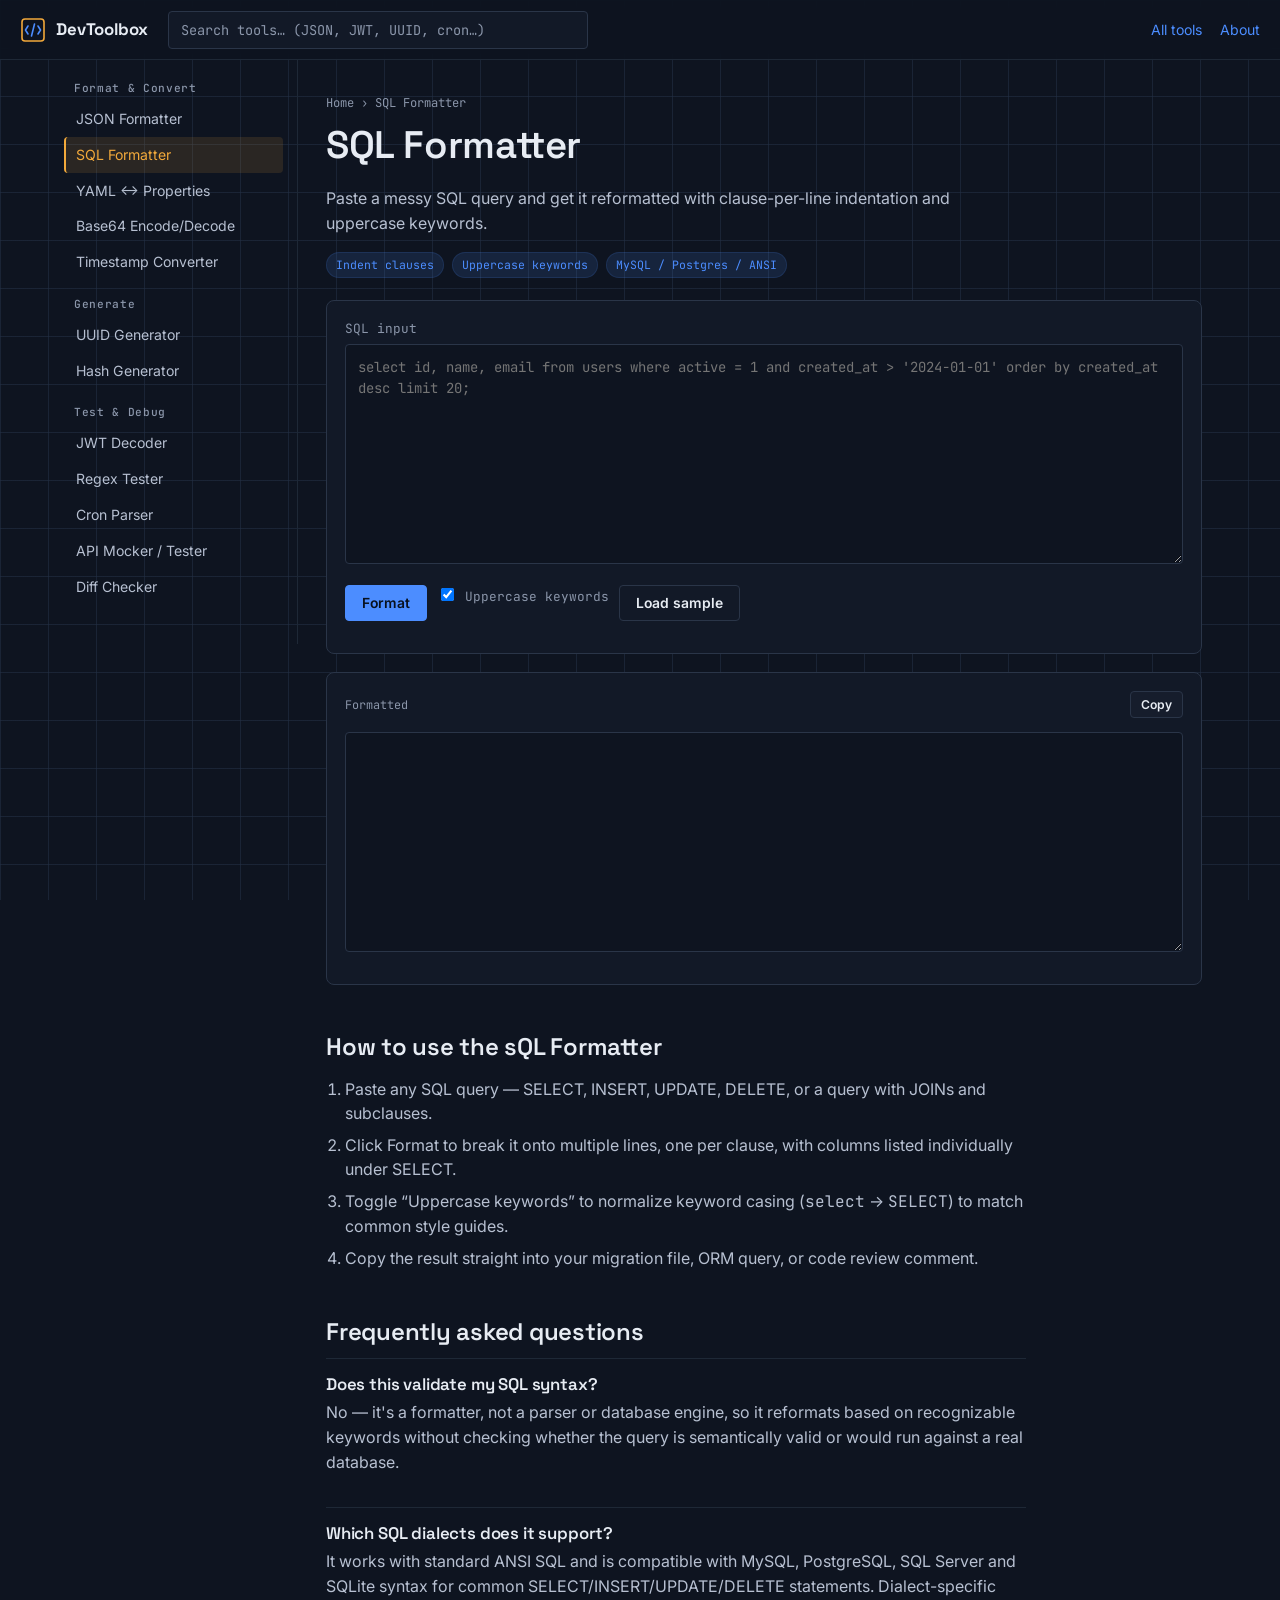
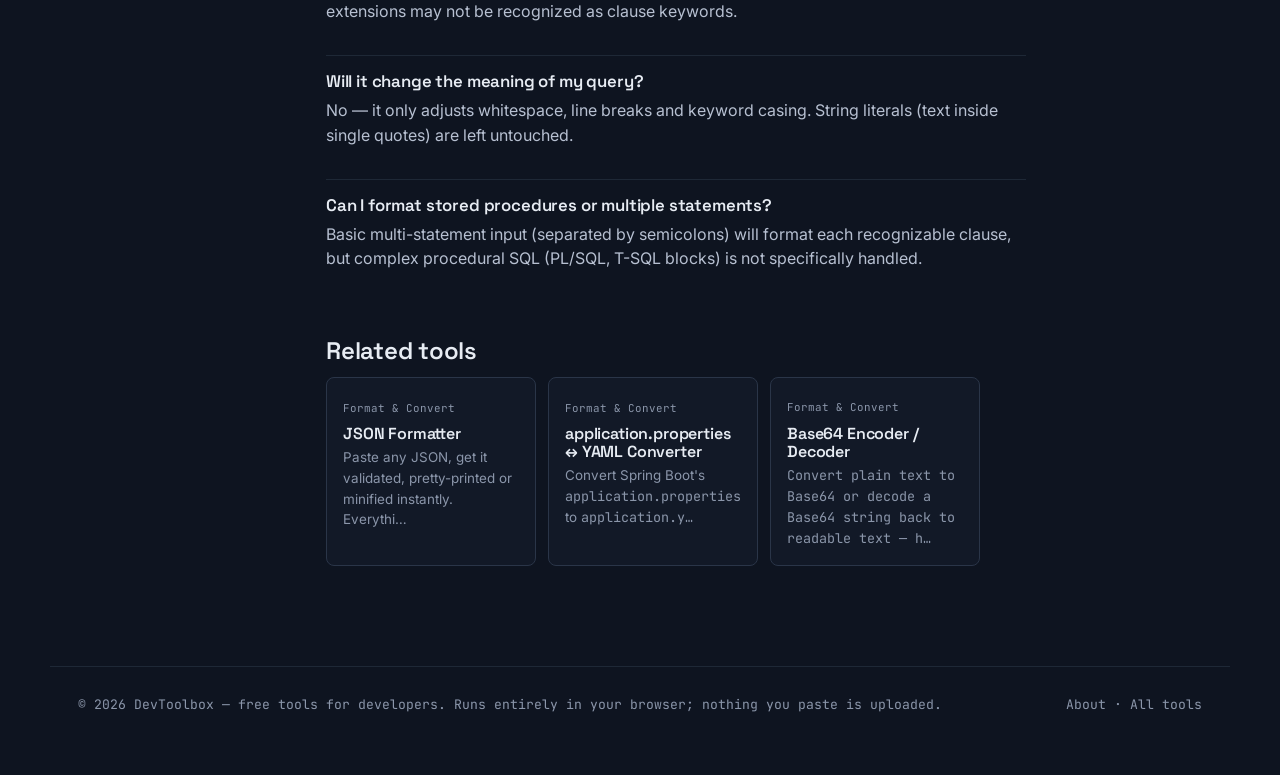
<file: tools/sql-formatter.html>
<!doctype html>
<html lang="en">
<head>
<meta charset="UTF-8">
<meta name="viewport" content="width=device-width, initial-scale=1">
<title>SQL Formatter Online — Beautify SQL Free | DevToolbox</title>
<meta name="description" content="Format and beautify SQL queries online for free. Indents clauses, uppercases keywords and lines up columns — works with MySQL, PostgreSQL and standard SQL.">
<link rel="canonical" href="https://www.devtoolbox.example/tools/sql-formatter.html">
<meta name="robots" content="index, follow">
<meta property="og:type" content="website">
<meta property="og:title" content="SQL Formatter Online — Beautify SQL Free | DevToolbox">
<meta property="og:description" content="Format and beautify SQL queries online for free. Indents clauses, uppercases keywords and lines up columns — works with MySQL, PostgreSQL and standard SQL.">
<meta property="og:url" content="https://www.devtoolbox.example/tools/sql-formatter.html">
<meta property="og:site_name" content="DevToolbox">
<meta name="twitter:card" content="summary">
<meta name="twitter:title" content="SQL Formatter Online — Beautify SQL Free | DevToolbox">
<meta name="twitter:description" content="Format and beautify SQL queries online for free. Indents clauses, uppercases keywords and lines up columns — works with MySQL, PostgreSQL and standard SQL.">
<link rel="icon" href="../favicon.svg" type="image/svg+xml">
<link rel="preconnect" href="https://fonts.googleapis.com">
<link rel="preconnect" href="https://fonts.gstatic.com" crossorigin>
<link href="https://fonts.googleapis.com/css2?family=Space+Grotesk:wght@500;600;700&family=Inter:wght@400;500;600&family=JetBrains+Mono:wght@400;500&display=swap" rel="stylesheet">
<link rel="stylesheet" href="../css/style.css">
<script type="application/ld+json">{"@context": "https://schema.org", "@type": "SoftwareApplication", "name": "SQL Formatter - DevToolbox", "applicationCategory": "DeveloperApplication", "operatingSystem": "Any (runs in browser)", "offers": {"@type": "Offer", "price": "0", "priceCurrency": "USD"}, "url": "https://www.devtoolbox.example/tools/sql-formatter.html", "description": "Format and beautify SQL queries online for free. Indents clauses, uppercases keywords and lines up columns — works with MySQL, PostgreSQL and standard SQL."}</script>
<script type="application/ld+json">{"@context": "https://schema.org", "@type": "FAQPage", "mainEntity": [{"@type": "Question", "name": "Does this validate my SQL syntax?", "acceptedAnswer": {"@type": "Answer", "text": "No — it's a formatter, not a parser or database engine, so it reformats based on recognizable keywords without checking whether the query is semantically valid or would run against a real database."}}, {"@type": "Question", "name": "Which SQL dialects does it support?", "acceptedAnswer": {"@type": "Answer", "text": "It works with standard ANSI SQL and is compatible with MySQL, PostgreSQL, SQL Server and SQLite syntax for common SELECT/INSERT/UPDATE/DELETE statements. Dialect-specific extensions may not be recognized as clause keywords."}}, {"@type": "Question", "name": "Will it change the meaning of my query?", "acceptedAnswer": {"@type": "Answer", "text": "No — it only adjusts whitespace, line breaks and keyword casing. String literals (text inside single quotes) are left untouched."}}, {"@type": "Question", "name": "Can I format stored procedures or multiple statements?", "acceptedAnswer": {"@type": "Answer", "text": "Basic multi-statement input (separated by semicolons) will format each recognizable clause, but complex procedural SQL (PL/SQL, T-SQL blocks) is not specifically handled."}}]}</script>
<script type="application/ld+json">{"@context": "https://schema.org", "@type": "BreadcrumbList", "itemListElement": [{"@type": "ListItem", "position": 1, "name": "Home", "item": "https://www.devtoolbox.example/index.html"}, {"@type": "ListItem", "position": 2, "name": "SQL Formatter", "item": "https://www.devtoolbox.example/tools/sql-formatter.html"}]}</script>
</head>
<body>
<a class="skip-link" href="#main">Skip to content</a>
<header class="topbar">
  <a class="brand" href="../index.html" aria-label="DevToolbox home">
    <svg class="mark" viewBox="0 0 26 26" fill="none" xmlns="http://www.w3.org/2000/svg">
      <rect x="2" y="2" width="22" height="22" rx="3" stroke-width="1.6"/>
      <path d="M8 9L5.5 13L8 17M18 9L20.5 13L18 17M14.5 7L11.5 19" stroke-width="1.6" stroke-linecap="round" stroke-linejoin="round"/>
    </svg>
    DevToolbox
  </a>
  <div class="topbar-search">
    <input type="search" id="tool-search" placeholder="Search tools&hellip; (JSON, JWT, UUID, cron&hellip;)" aria-label="Search tools">
  </div>
  <nav class="topbar-links">
    <a href="../index.html#all-tools">All tools</a>
    <a href="../about.html">About</a>
  </nav>
  <button class="nav-toggle" aria-label="Toggle tool menu">&#9776;</button>
</header>
<div class="shell">
  <aside class="sidebar"><nav aria-label="Tool categories">
<h4>Format & Convert</h4>
<a href="../tools/json-formatter.html">JSON Formatter</a>
<a href="../tools/sql-formatter.html" class="active">SQL Formatter</a>
<a href="../tools/yaml-properties-converter.html">YAML ↔ Properties</a>
<a href="../tools/base64-encoder-decoder.html">Base64 Encode/Decode</a>
<a href="../tools/timestamp-converter.html">Timestamp Converter</a>
<h4>Generate</h4>
<a href="../tools/uuid-generator.html">UUID Generator</a>
<a href="../tools/hash-generator.html">Hash Generator</a>
<h4>Test & Debug</h4>
<a href="../tools/jwt-decoder.html">JWT Decoder</a>
<a href="../tools/regex-tester.html">Regex Tester</a>
<a href="../tools/cron-parser.html">Cron Parser</a>
<a href="../tools/api-mocker.html">API Mocker / Tester</a>
<a href="../tools/diff-checker.html">Diff Checker</a>
</nav></aside>
  <main id="main">
    <div class="tool-header">
      <div class="crumbs"><a href="../index.html">Home</a> &rsaquo; <span>SQL Formatter</span></div>
      <h1>SQL Formatter</h1>
      <p class="lede">Paste a messy SQL query and get it reformatted with clause-per-line indentation and uppercase keywords.</p>
      <div class="badge-row"><span class="badge">Indent clauses</span><span class="badge">Uppercase keywords</span><span class="badge">MySQL / Postgres / ANSI</span></div>
    </div>

    
<div class="panel">
  <label for="sql-in">SQL input</label>
  <textarea id="sql-in" spellcheck="false" placeholder="select id, name, email from users where active = 1 and created_at > '2024-01-01' order by created_at desc limit 20;"></textarea>
  <div class="btn-row">
    <button class="primary" id="sql-format">Format</button>
    <label style="margin:0;"><input id="sql-upper" type="checkbox" checked style="width:auto;"> Uppercase keywords</label>
    <button class="ghost" id="sql-sample">Load sample</button>
  </div>
</div>
<div class="panel">
  <div class="panel-title"><span>Formatted</span><button class="small" data-copy-target="#sql-out">Copy</button></div>
  <pre class="code-box" id="sql-out"></pre>
</div>


    <section class="prose">
      <h2>How to use the sQL Formatter</h2>
      <ol><li>Paste any SQL query — SELECT, INSERT, UPDATE, DELETE, or a query with JOINs and subclauses.</li><li>Click Format to break it onto multiple lines, one per clause, with columns listed individually under SELECT.</li><li>Toggle “Uppercase keywords” to normalize keyword casing (<code>select</code> → <code>SELECT</code>) to match common style guides.</li><li>Copy the result straight into your migration file, ORM query, or code review comment.</li></ol>
      <h2>Frequently asked questions</h2>
      <div class="faq-item"><h3>Does this validate my SQL syntax?</h3><p>No — it's a formatter, not a parser or database engine, so it reformats based on recognizable keywords without checking whether the query is semantically valid or would run against a real database.</p></div><div class="faq-item"><h3>Which SQL dialects does it support?</h3><p>It works with standard ANSI SQL and is compatible with MySQL, PostgreSQL, SQL Server and SQLite syntax for common SELECT/INSERT/UPDATE/DELETE statements. Dialect-specific extensions may not be recognized as clause keywords.</p></div><div class="faq-item"><h3>Will it change the meaning of my query?</h3><p>No — it only adjusts whitespace, line breaks and keyword casing. String literals (text inside single quotes) are left untouched.</p></div><div class="faq-item"><h3>Can I format stored procedures or multiple statements?</h3><p>Basic multi-statement input (separated by semicolons) will format each recognizable clause, but complex procedural SQL (PL/SQL, T-SQL blocks) is not specifically handled.</p></div>
    </section>

    <section class="related">
      <h2>Related tools</h2>
      <div class="cards"><a class="card" href="json-formatter.html"><span class="tag">Format & Convert</span><h3>JSON Formatter</h3><p>Paste any JSON, get it validated, pretty-printed or minified instantly. Everythi&hellip;</p></a><a class="card" href="yaml-properties-converter.html"><span class="tag">Format & Convert</span><h3>application.properties ↔ YAML Converter</h3><p>Convert Spring Boot's <code>application.properties</code> to <code>application.y&hellip;</p></a><a class="card" href="base64-encoder-decoder.html"><span class="tag">Format & Convert</span><h3>Base64 Encoder / Decoder</h3><p>Convert plain text to Base64 or decode a Base64 string back to readable text — h&hellip;</p></a></div>
    </section>
  </main>
</div>
<footer>
  <div>&copy; <span id="y"></span> DevToolbox &mdash; free tools for developers. Runs entirely in your browser; nothing you paste is uploaded.</div>
  <div><a href="../about.html">About</a> &middot; <a href="../index.html#all-tools">All tools</a></div>
</footer>
<script>document.getElementById('y').textContent = new Date().getFullYear();</script>
<script src="../js/common.js"></script>
<script>

(function () {
  var input = document.getElementById('sql-in');
  var out = document.getElementById('sql-out');

  var CLAUSES = ['SELECT','FROM','WHERE','GROUP BY','ORDER BY','HAVING','LIMIT','OFFSET',
    'INSERT INTO','VALUES','UPDATE','SET','DELETE FROM','UNION ALL','UNION',
    'LEFT JOIN','RIGHT JOIN','INNER JOIN','FULL JOIN','LEFT OUTER JOIN','RIGHT OUTER JOIN','JOIN','ON'];
  var KEYWORDS = ['SELECT','FROM','WHERE','AND','OR','NOT','NULL','IS','IN','LIKE','BETWEEN','AS','DISTINCT',
    'GROUP BY','ORDER BY','BY','HAVING','LIMIT','OFFSET','INSERT INTO','VALUES','UPDATE','SET','DELETE FROM',
    'UNION ALL','UNION','LEFT JOIN','RIGHT JOIN','INNER JOIN','FULL JOIN','OUTER JOIN','JOIN','ON','ASC','DESC',
    'CASE','WHEN','THEN','ELSE','END','COUNT','SUM','AVG','MIN','MAX','CREATE TABLE','PRIMARY KEY','FOREIGN KEY',
    'REFERENCES','DEFAULT','EXISTS','ALL','ANY'];

  function format(sql, upper) {
    var s = sql.replace(/\s+/g, ' ').trim();
    // protect string literals so we don't touch their contents
    var literals = [];
    s = s.replace(/'[^']*'/g, function (m) { literals.push(m); return '\u0001' + (literals.length - 1) + '\u0001'; });

    CLAUSES.sort(function (a, b) { return b.length - a.length; }).forEach(function (c) {
      var re = new RegExp('\\s+' + c.replace(/ /g, '\\s+') + '\\b', 'gi');
      s = s.replace(re, '\n' + c);
    });
    s = s.replace(/\s+(AND|OR)\b/gi, '\n  $1');

    if (upper) {
      KEYWORDS.sort(function (a, b) { return b.length - a.length; }).forEach(function (k) {
        var re = new RegExp('\\b' + k.replace(/ /g, '\\s+') + '\\b', 'gi');
        s = s.replace(re, k);
      });
    }

    // one column per line inside SELECT ... FROM
    s = s.replace(/^SELECT\n?([\s\S]*?)\nFROM/mi, function (m, cols) {
      var list = cols.split(',').map(function (c) { return '  ' + c.trim(); }).join(',\n');
      return 'SELECT\n' + list + '\nFROM';
    });

    s = s.split('\n').map(function (line) { return line.trim(); }).filter(Boolean).join('\n');
    s = s.replace(/\u0001(\d+)\u0001/g, function (_, i) { return literals[Number(i)]; });
    return s;
  }

  document.getElementById('sql-format').addEventListener('click', function () {
    var upper = document.getElementById('sql-upper').checked;
    out.textContent = input.value.trim() ? format(input.value, upper) : '';
  });
  document.getElementById('sql-sample').addEventListener('click', function () {
    input.value = "select u.id, u.name, u.email, count(o.id) as order_count from users u left join orders o on o.user_id = u.id where u.active = 1 and u.created_at > '2024-01-01' group by u.id, u.name, u.email having count(o.id) > 0 order by order_count desc limit 20;";
    document.getElementById('sql-format').click();
  });
})();

</script>
</body>
</html>
</file>
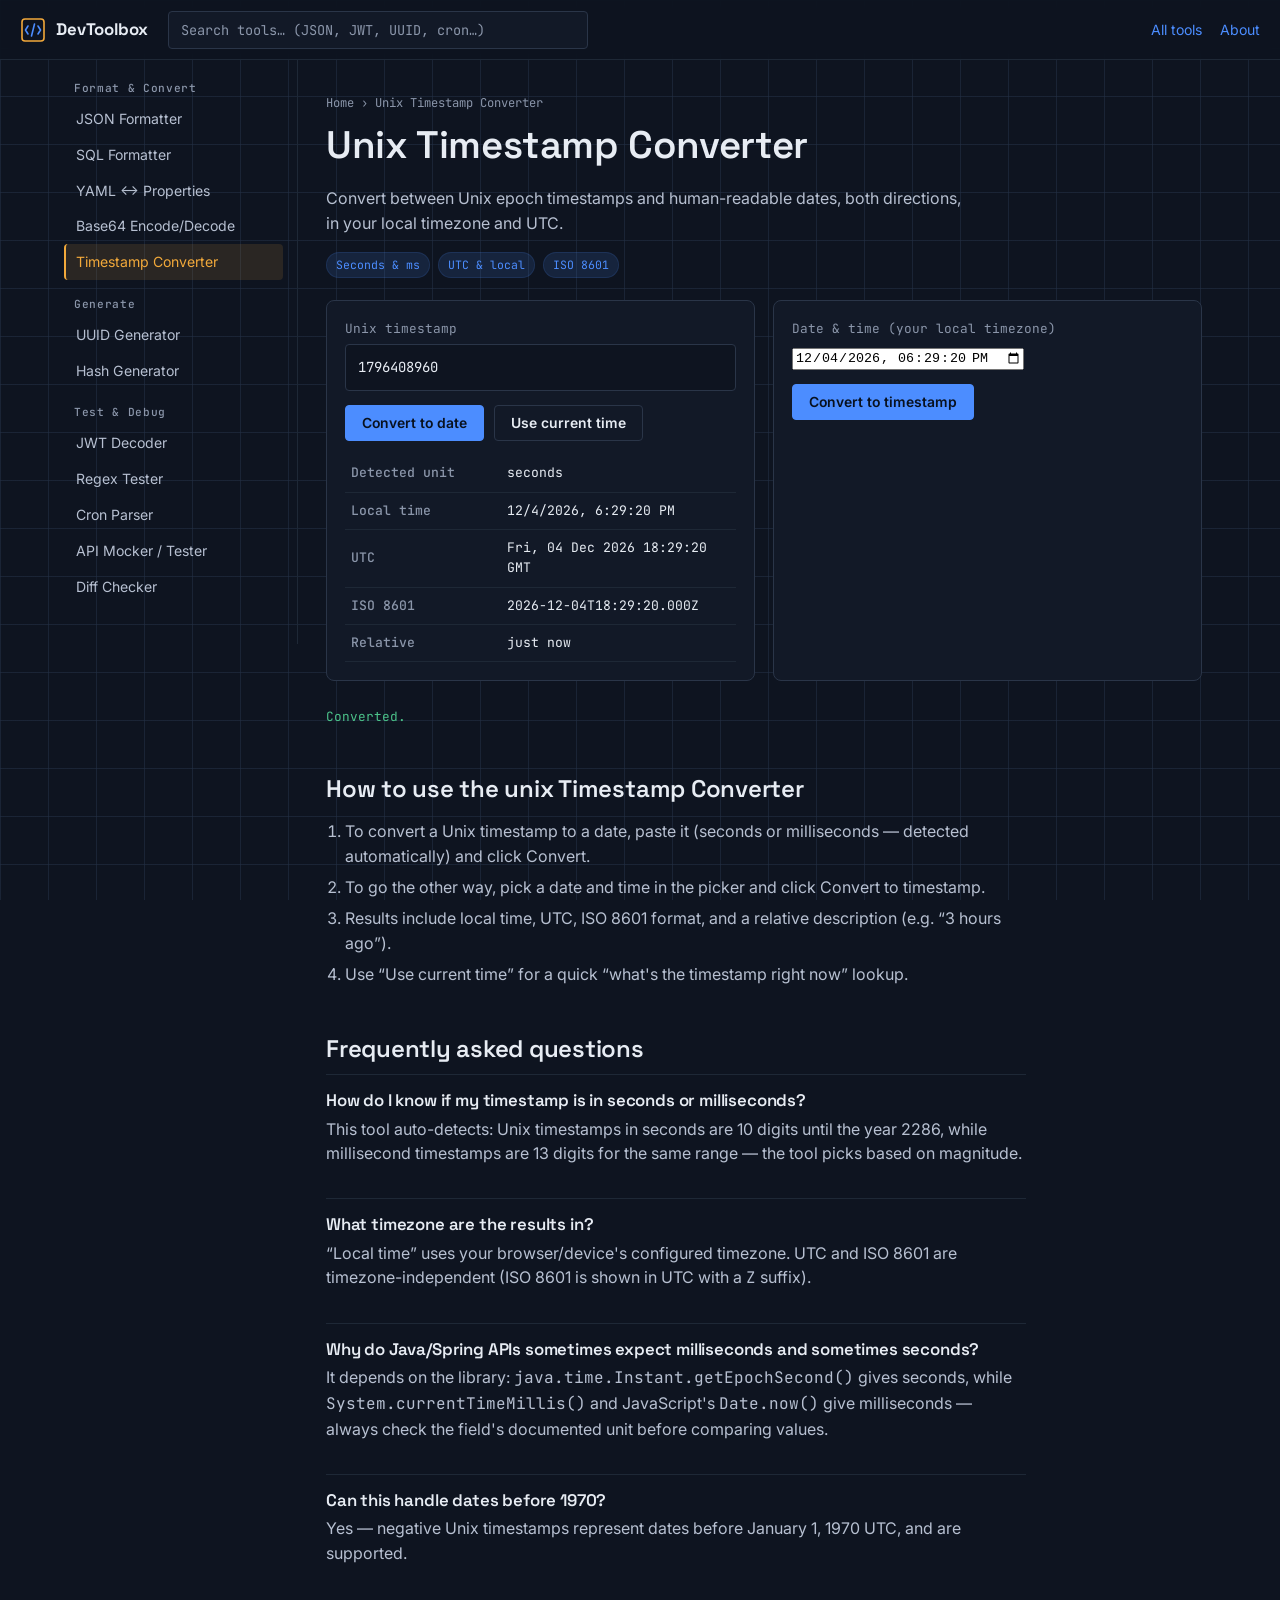
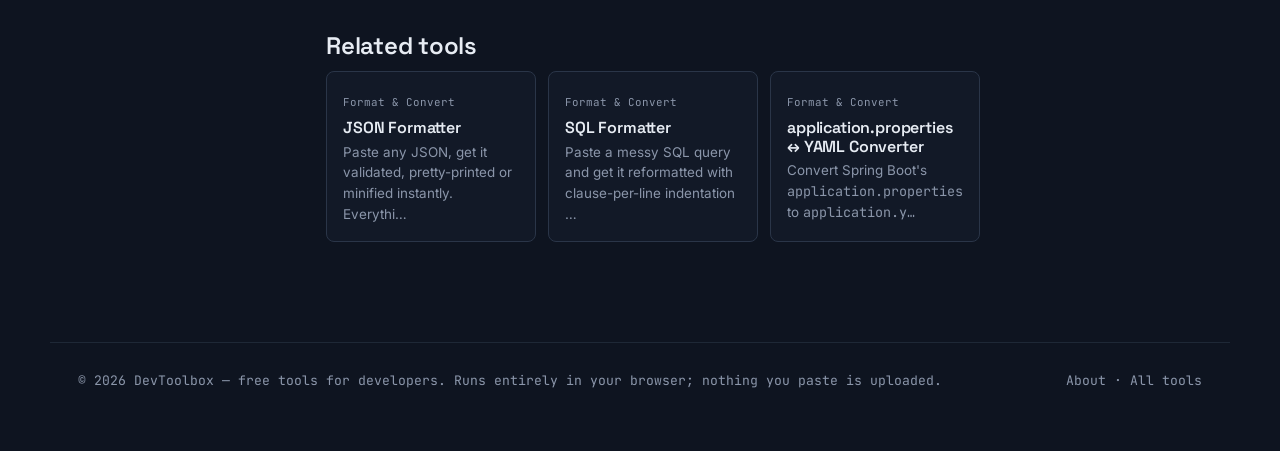
<file: tools/timestamp-converter.html>
<!doctype html>
<html lang="en">
<head>
<meta charset="UTF-8">
<meta name="viewport" content="width=device-width, initial-scale=1">
<title>Unix Timestamp Converter Online Free | DevToolbox</title>
<meta name="description" content="Convert Unix timestamps to human-readable dates and back. Supports seconds and milliseconds, shows local time, UTC, ISO 8601 and relative time.">
<link rel="canonical" href="https://www.devtoolbox.example/tools/timestamp-converter.html">
<meta name="robots" content="index, follow">
<meta property="og:type" content="website">
<meta property="og:title" content="Unix Timestamp Converter Online Free | DevToolbox">
<meta property="og:description" content="Convert Unix timestamps to human-readable dates and back. Supports seconds and milliseconds, shows local time, UTC, ISO 8601 and relative time.">
<meta property="og:url" content="https://www.devtoolbox.example/tools/timestamp-converter.html">
<meta property="og:site_name" content="DevToolbox">
<meta name="twitter:card" content="summary">
<meta name="twitter:title" content="Unix Timestamp Converter Online Free | DevToolbox">
<meta name="twitter:description" content="Convert Unix timestamps to human-readable dates and back. Supports seconds and milliseconds, shows local time, UTC, ISO 8601 and relative time.">
<link rel="icon" href="../favicon.svg" type="image/svg+xml">
<link rel="preconnect" href="https://fonts.googleapis.com">
<link rel="preconnect" href="https://fonts.gstatic.com" crossorigin>
<link href="https://fonts.googleapis.com/css2?family=Space+Grotesk:wght@500;600;700&family=Inter:wght@400;500;600&family=JetBrains+Mono:wght@400;500&display=swap" rel="stylesheet">
<link rel="stylesheet" href="../css/style.css">
<script type="application/ld+json">{"@context": "https://schema.org", "@type": "SoftwareApplication", "name": "Unix Timestamp Converter - DevToolbox", "applicationCategory": "DeveloperApplication", "operatingSystem": "Any (runs in browser)", "offers": {"@type": "Offer", "price": "0", "priceCurrency": "USD"}, "url": "https://www.devtoolbox.example/tools/timestamp-converter.html", "description": "Convert Unix timestamps to human-readable dates and back. Supports seconds and milliseconds, shows local time, UTC, ISO 8601 and relative time."}</script>
<script type="application/ld+json">{"@context": "https://schema.org", "@type": "FAQPage", "mainEntity": [{"@type": "Question", "name": "How do I know if my timestamp is in seconds or milliseconds?", "acceptedAnswer": {"@type": "Answer", "text": "This tool auto-detects: Unix timestamps in seconds are 10 digits until the year 2286, while millisecond timestamps are 13 digits for the same range — the tool picks based on magnitude."}}, {"@type": "Question", "name": "What timezone are the results in?", "acceptedAnswer": {"@type": "Answer", "text": "“Local time” uses your browser/device's configured timezone. UTC and ISO 8601 are timezone-independent (ISO 8601 is shown in UTC with a <code>Z</code> suffix)."}}, {"@type": "Question", "name": "Why do Java/Spring APIs sometimes expect milliseconds and sometimes seconds?", "acceptedAnswer": {"@type": "Answer", "text": "It depends on the library: <code>java.time.Instant.getEpochSecond()</code> gives seconds, while <code>System.currentTimeMillis()</code> and JavaScript's <code>Date.now()</code> give milliseconds — always check the field's documented unit before comparing values."}}, {"@type": "Question", "name": "Can this handle dates before 1970?", "acceptedAnswer": {"@type": "Answer", "text": "Yes — negative Unix timestamps represent dates before January 1, 1970 UTC, and are supported."}}]}</script>
<script type="application/ld+json">{"@context": "https://schema.org", "@type": "BreadcrumbList", "itemListElement": [{"@type": "ListItem", "position": 1, "name": "Home", "item": "https://www.devtoolbox.example/index.html"}, {"@type": "ListItem", "position": 2, "name": "Unix Timestamp Converter", "item": "https://www.devtoolbox.example/tools/timestamp-converter.html"}]}</script>
</head>
<body>
<a class="skip-link" href="#main">Skip to content</a>
<header class="topbar">
  <a class="brand" href="../index.html" aria-label="DevToolbox home">
    <svg class="mark" viewBox="0 0 26 26" fill="none" xmlns="http://www.w3.org/2000/svg">
      <rect x="2" y="2" width="22" height="22" rx="3" stroke-width="1.6"/>
      <path d="M8 9L5.5 13L8 17M18 9L20.5 13L18 17M14.5 7L11.5 19" stroke-width="1.6" stroke-linecap="round" stroke-linejoin="round"/>
    </svg>
    DevToolbox
  </a>
  <div class="topbar-search">
    <input type="search" id="tool-search" placeholder="Search tools&hellip; (JSON, JWT, UUID, cron&hellip;)" aria-label="Search tools">
  </div>
  <nav class="topbar-links">
    <a href="../index.html#all-tools">All tools</a>
    <a href="../about.html">About</a>
  </nav>
  <button class="nav-toggle" aria-label="Toggle tool menu">&#9776;</button>
</header>
<div class="shell">
  <aside class="sidebar"><nav aria-label="Tool categories">
<h4>Format & Convert</h4>
<a href="../tools/json-formatter.html">JSON Formatter</a>
<a href="../tools/sql-formatter.html">SQL Formatter</a>
<a href="../tools/yaml-properties-converter.html">YAML ↔ Properties</a>
<a href="../tools/base64-encoder-decoder.html">Base64 Encode/Decode</a>
<a href="../tools/timestamp-converter.html" class="active">Timestamp Converter</a>
<h4>Generate</h4>
<a href="../tools/uuid-generator.html">UUID Generator</a>
<a href="../tools/hash-generator.html">Hash Generator</a>
<h4>Test & Debug</h4>
<a href="../tools/jwt-decoder.html">JWT Decoder</a>
<a href="../tools/regex-tester.html">Regex Tester</a>
<a href="../tools/cron-parser.html">Cron Parser</a>
<a href="../tools/api-mocker.html">API Mocker / Tester</a>
<a href="../tools/diff-checker.html">Diff Checker</a>
</nav></aside>
  <main id="main">
    <div class="tool-header">
      <div class="crumbs"><a href="../index.html">Home</a> &rsaquo; <span>Unix Timestamp Converter</span></div>
      <h1>Unix Timestamp Converter</h1>
      <p class="lede">Convert between Unix epoch timestamps and human-readable dates, both directions, in your local timezone and UTC.</p>
      <div class="badge-row"><span class="badge">Seconds & ms</span><span class="badge">UTC & local</span><span class="badge">ISO 8601</span></div>
    </div>

    
<div class="grid-2">
  <div class="panel">
    <label for="ts-in">Unix timestamp</label>
    <input id="ts-in" type="text" class="mono" placeholder="1700000000">
    <div class="btn-row">
      <button class="primary" id="ts-to-date">Convert to date</button>
      <button class="ghost" id="ts-now">Use current time</button>
    </div>
    <table class="kv" id="ts-out-table"></table>
  </div>
  <div class="panel">
    <label for="date-in">Date &amp; time (your local timezone)</label>
    <input id="date-in" type="datetime-local" step="1">
    <div class="btn-row">
      <button class="primary" id="date-to-ts">Convert to timestamp</button>
    </div>
    <table class="kv" id="date-out-table"></table>
  </div>
</div>
<div id="ts-status" class="status" role="status"></div>


    <section class="prose">
      <h2>How to use the unix Timestamp Converter</h2>
      <ol><li>To convert a Unix timestamp to a date, paste it (seconds or milliseconds — detected automatically) and click Convert.</li><li>To go the other way, pick a date and time in the picker and click Convert to timestamp.</li><li>Results include local time, UTC, ISO 8601 format, and a relative description (e.g. “3 hours ago”).</li><li>Use “Use current time” for a quick “what's the timestamp right now” lookup.</li></ol>
      <h2>Frequently asked questions</h2>
      <div class="faq-item"><h3>How do I know if my timestamp is in seconds or milliseconds?</h3><p>This tool auto-detects: Unix timestamps in seconds are 10 digits until the year 2286, while millisecond timestamps are 13 digits for the same range — the tool picks based on magnitude.</p></div><div class="faq-item"><h3>What timezone are the results in?</h3><p>“Local time” uses your browser/device's configured timezone. UTC and ISO 8601 are timezone-independent (ISO 8601 is shown in UTC with a <code>Z</code> suffix).</p></div><div class="faq-item"><h3>Why do Java/Spring APIs sometimes expect milliseconds and sometimes seconds?</h3><p>It depends on the library: <code>java.time.Instant.getEpochSecond()</code> gives seconds, while <code>System.currentTimeMillis()</code> and JavaScript's <code>Date.now()</code> give milliseconds — always check the field's documented unit before comparing values.</p></div><div class="faq-item"><h3>Can this handle dates before 1970?</h3><p>Yes — negative Unix timestamps represent dates before January 1, 1970 UTC, and are supported.</p></div>
    </section>

    <section class="related">
      <h2>Related tools</h2>
      <div class="cards"><a class="card" href="json-formatter.html"><span class="tag">Format & Convert</span><h3>JSON Formatter</h3><p>Paste any JSON, get it validated, pretty-printed or minified instantly. Everythi&hellip;</p></a><a class="card" href="sql-formatter.html"><span class="tag">Format & Convert</span><h3>SQL Formatter</h3><p>Paste a messy SQL query and get it reformatted with clause-per-line indentation &hellip;</p></a><a class="card" href="yaml-properties-converter.html"><span class="tag">Format & Convert</span><h3>application.properties ↔ YAML Converter</h3><p>Convert Spring Boot's <code>application.properties</code> to <code>application.y&hellip;</p></a></div>
    </section>
  </main>
</div>
<footer>
  <div>&copy; <span id="y"></span> DevToolbox &mdash; free tools for developers. Runs entirely in your browser; nothing you paste is uploaded.</div>
  <div><a href="../about.html">About</a> &middot; <a href="../index.html#all-tools">All tools</a></div>
</footer>
<script>document.getElementById('y').textContent = new Date().getFullYear();</script>
<script src="../js/common.js"></script>
<script>

(function () {
  function relative(ms) {
    var diff = (ms - Date.now()) / 1000;
    var future = diff > 0;
    diff = Math.abs(diff);
    var units = [['year',31536000],['month',2592000],['day',86400],['hour',3600],['minute',60],['second',1]];
    for (var i = 0; i < units.length; i++) {
      var v = Math.floor(diff / units[i][1]);
      if (v >= 1) return v + ' ' + units[i][0] + (v === 1 ? '' : 's') + ' ' + (future ? 'from now' : 'ago');
    }
    return 'just now';
  }

  document.getElementById('ts-to-date').addEventListener('click', function () {
    var raw = document.getElementById('ts-in').value.trim();
    var table = document.getElementById('ts-out-table');
    var status = document.getElementById('ts-status');
    if (!/^-?\d+$/.test(raw)) { setStatus(status, 'Enter a numeric Unix timestamp.', false); table.innerHTML = ''; return; }
    var num = Number(raw);
    var ms = Math.abs(num) > 9999999999 ? num : num * 1000; // 10-digit = seconds, else ms
    var d = new Date(ms);
    if (isNaN(d.getTime())) { setStatus(status, 'That timestamp is out of range.', false); table.innerHTML = ''; return; }
    table.innerHTML = [
      ['Detected unit', Math.abs(num) > 9999999999 ? 'milliseconds' : 'seconds'],
      ['Local time', d.toLocaleString()],
      ['UTC', d.toUTCString()],
      ['ISO 8601', d.toISOString()],
      ['Relative', relative(ms)],
    ].map(function (r) { return '<tr><th>' + r[0] + '</th><td>' + r[1] + '</td></tr>'; }).join('');
    setStatus(status, 'Converted.', true);
  });

  document.getElementById('ts-now').addEventListener('click', function () {
    document.getElementById('ts-in').value = Math.floor(Date.now() / 1000);
    document.getElementById('ts-to-date').click();
  });

  document.getElementById('date-to-ts').addEventListener('click', function () {
    var val = document.getElementById('date-in').value;
    var table = document.getElementById('date-out-table');
    var status = document.getElementById('ts-status');
    if (!val) { setStatus(status, 'Pick a date and time first.', false); table.innerHTML = ''; return; }
    var d = new Date(val);
    if (isNaN(d.getTime())) { setStatus(status, 'Invalid date.', false); table.innerHTML = ''; return; }
    table.innerHTML = [
      ['Unix seconds', Math.floor(d.getTime() / 1000)],
      ['Unix milliseconds', d.getTime()],
      ['ISO 8601', d.toISOString()],
      ['UTC', d.toUTCString()],
    ].map(function (r) { return '<tr><th>' + r[0] + '</th><td>' + r[1] + '</td></tr>'; }).join('');
    setStatus(status, 'Converted.', true);
  });

  // pre-fill with now
  document.getElementById('ts-now').click();
  var now = new Date(); now.setMilliseconds(0);
  document.getElementById('date-in').value = new Date(now.getTime() - now.getTimezoneOffset() * 60000).toISOString().slice(0, 19);
})();

</script>
</body>
</html>
</file>
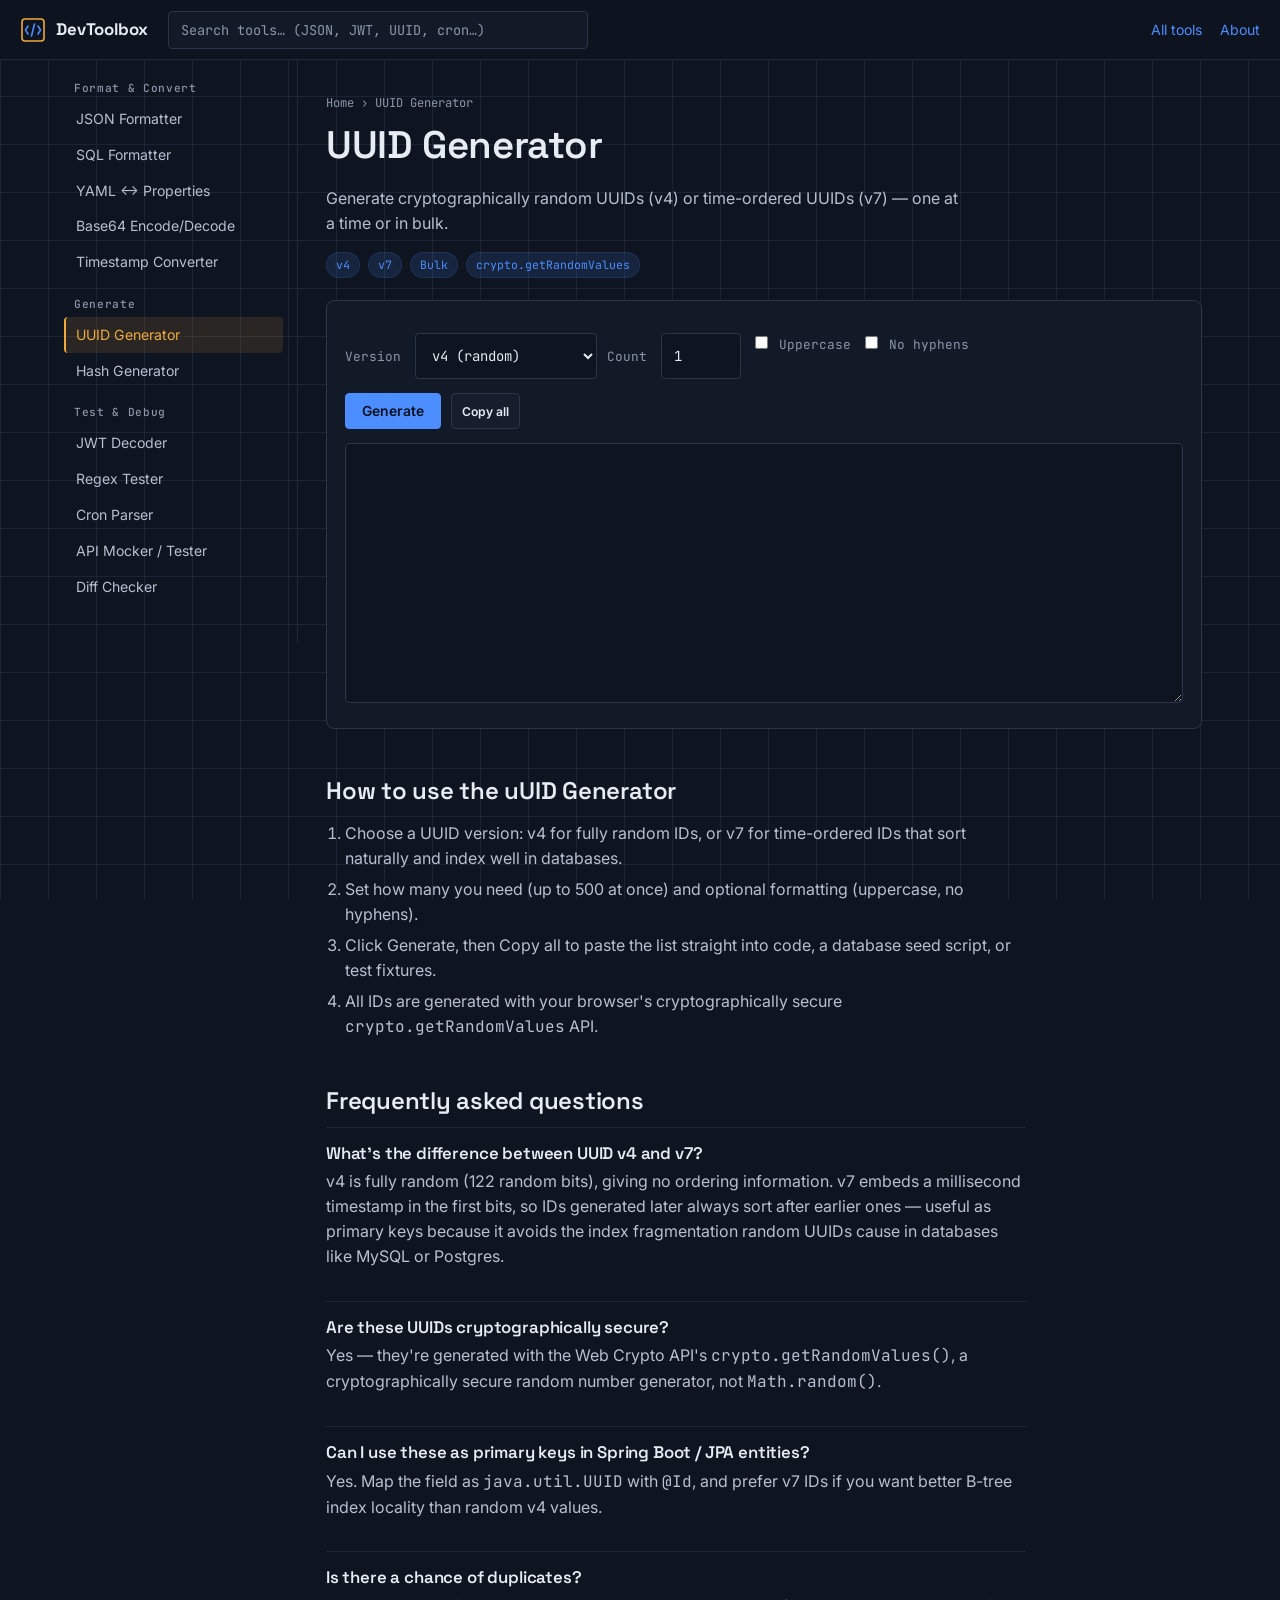
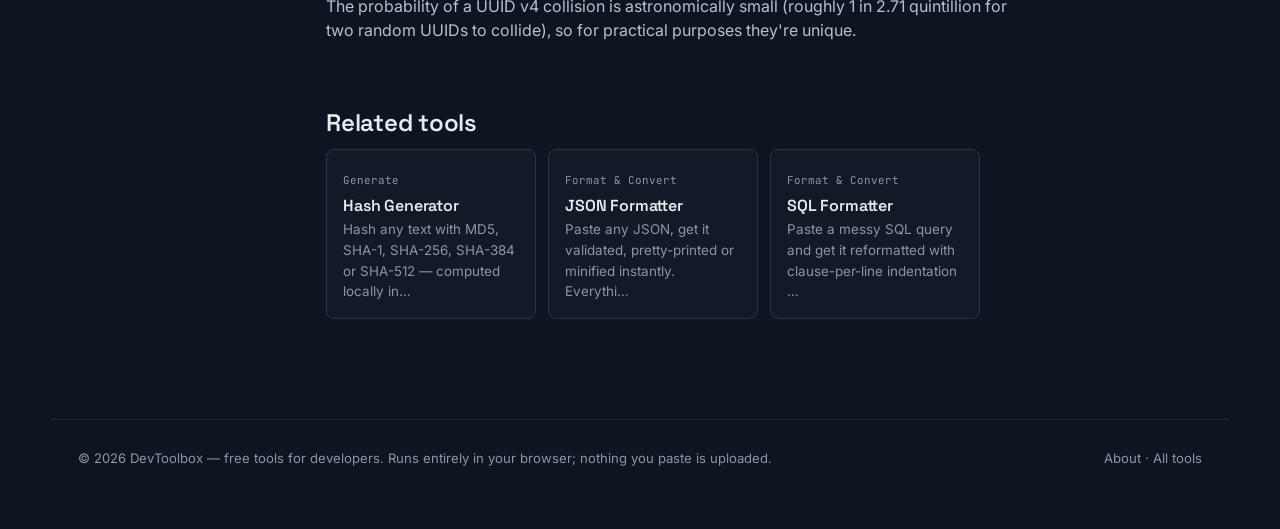
<file: tools/uuid-generator.html>
<!doctype html>
<html lang="en">
<head>
<meta charset="UTF-8">
<meta name="viewport" content="width=device-width, initial-scale=1">
<title>UUID Generator Online — v4 & v7 Free | DevToolbox</title>
<meta name="description" content="Generate random UUID v4 or time-ordered UUID v7 values online, one or in bulk. Free, instant, uses your browser's cryptographically secure random generator.">
<link rel="canonical" href="https://www.devtoolbox.example/tools/uuid-generator.html">
<meta name="robots" content="index, follow">
<meta property="og:type" content="website">
<meta property="og:title" content="UUID Generator Online — v4 & v7 Free | DevToolbox">
<meta property="og:description" content="Generate random UUID v4 or time-ordered UUID v7 values online, one or in bulk. Free, instant, uses your browser's cryptographically secure random generator.">
<meta property="og:url" content="https://www.devtoolbox.example/tools/uuid-generator.html">
<meta property="og:site_name" content="DevToolbox">
<meta name="twitter:card" content="summary">
<meta name="twitter:title" content="UUID Generator Online — v4 & v7 Free | DevToolbox">
<meta name="twitter:description" content="Generate random UUID v4 or time-ordered UUID v7 values online, one or in bulk. Free, instant, uses your browser's cryptographically secure random generator.">
<link rel="icon" href="../favicon.svg" type="image/svg+xml">
<link rel="preconnect" href="https://fonts.googleapis.com">
<link rel="preconnect" href="https://fonts.gstatic.com" crossorigin>
<link href="https://fonts.googleapis.com/css2?family=Space+Grotesk:wght@500;600;700&family=Inter:wght@400;500;600&family=JetBrains+Mono:wght@400;500&display=swap" rel="stylesheet">
<link rel="stylesheet" href="../css/style.css">
<script type="application/ld+json">{"@context": "https://schema.org", "@type": "SoftwareApplication", "name": "UUID Generator - DevToolbox", "applicationCategory": "DeveloperApplication", "operatingSystem": "Any (runs in browser)", "offers": {"@type": "Offer", "price": "0", "priceCurrency": "USD"}, "url": "https://www.devtoolbox.example/tools/uuid-generator.html", "description": "Generate random UUID v4 or time-ordered UUID v7 values online, one or in bulk. Free, instant, uses your browser's cryptographically secure random generator."}</script>
<script type="application/ld+json">{"@context": "https://schema.org", "@type": "FAQPage", "mainEntity": [{"@type": "Question", "name": "What's the difference between UUID v4 and v7?", "acceptedAnswer": {"@type": "Answer", "text": "v4 is fully random (122 random bits), giving no ordering information. v7 embeds a millisecond timestamp in the first bits, so IDs generated later always sort after earlier ones — useful as primary keys because it avoids the index fragmentation random UUIDs cause in databases like MySQL or Postgres."}}, {"@type": "Question", "name": "Are these UUIDs cryptographically secure?", "acceptedAnswer": {"@type": "Answer", "text": "Yes — they're generated with the Web Crypto API's <code>crypto.getRandomValues()</code>, a cryptographically secure random number generator, not <code>Math.random()</code>."}}, {"@type": "Question", "name": "Can I use these as primary keys in Spring Boot / JPA entities?", "acceptedAnswer": {"@type": "Answer", "text": "Yes. Map the field as <code>java.util.UUID</code> with <code>@Id</code>, and prefer v7 IDs if you want better B-tree index locality than random v4 values."}}, {"@type": "Question", "name": "Is there a chance of duplicates?", "acceptedAnswer": {"@type": "Answer", "text": "The probability of a UUID v4 collision is astronomically small (roughly 1 in 2.71 quintillion for two random UUIDs to collide), so for practical purposes they're unique."}}]}</script>
<script type="application/ld+json">{"@context": "https://schema.org", "@type": "BreadcrumbList", "itemListElement": [{"@type": "ListItem", "position": 1, "name": "Home", "item": "https://www.devtoolbox.example/index.html"}, {"@type": "ListItem", "position": 2, "name": "UUID Generator", "item": "https://www.devtoolbox.example/tools/uuid-generator.html"}]}</script>
</head>
<body>
<a class="skip-link" href="#main">Skip to content</a>
<header class="topbar">
  <a class="brand" href="../index.html" aria-label="DevToolbox home">
    <svg class="mark" viewBox="0 0 26 26" fill="none" xmlns="http://www.w3.org/2000/svg">
      <rect x="2" y="2" width="22" height="22" rx="3" stroke-width="1.6"/>
      <path d="M8 9L5.5 13L8 17M18 9L20.5 13L18 17M14.5 7L11.5 19" stroke-width="1.6" stroke-linecap="round" stroke-linejoin="round"/>
    </svg>
    DevToolbox
  </a>
  <div class="topbar-search">
    <input type="search" id="tool-search" placeholder="Search tools&hellip; (JSON, JWT, UUID, cron&hellip;)" aria-label="Search tools">
  </div>
  <nav class="topbar-links">
    <a href="../index.html#all-tools">All tools</a>
    <a href="../about.html">About</a>
  </nav>
  <button class="nav-toggle" aria-label="Toggle tool menu">&#9776;</button>
</header>
<div class="shell">
  <aside class="sidebar"><nav aria-label="Tool categories">
<h4>Format & Convert</h4>
<a href="../tools/json-formatter.html">JSON Formatter</a>
<a href="../tools/sql-formatter.html">SQL Formatter</a>
<a href="../tools/yaml-properties-converter.html">YAML ↔ Properties</a>
<a href="../tools/base64-encoder-decoder.html">Base64 Encode/Decode</a>
<a href="../tools/timestamp-converter.html">Timestamp Converter</a>
<h4>Generate</h4>
<a href="../tools/uuid-generator.html" class="active">UUID Generator</a>
<a href="../tools/hash-generator.html">Hash Generator</a>
<h4>Test & Debug</h4>
<a href="../tools/jwt-decoder.html">JWT Decoder</a>
<a href="../tools/regex-tester.html">Regex Tester</a>
<a href="../tools/cron-parser.html">Cron Parser</a>
<a href="../tools/api-mocker.html">API Mocker / Tester</a>
<a href="../tools/diff-checker.html">Diff Checker</a>
</nav></aside>
  <main id="main">
    <div class="tool-header">
      <div class="crumbs"><a href="../index.html">Home</a> &rsaquo; <span>UUID Generator</span></div>
      <h1>UUID Generator</h1>
      <p class="lede">Generate cryptographically random UUIDs (v4) or time-ordered UUIDs (v7) — one at a time or in bulk.</p>
      <div class="badge-row"><span class="badge">v4</span><span class="badge">v7</span><span class="badge">Bulk</span><span class="badge">crypto.getRandomValues</span></div>
    </div>

    
<div class="panel">
  <div class="btn-row">
    <label style="margin:0;">Version
      <select id="uuid-version" style="width:auto; display:inline-block; margin-left:6px;">
        <option value="4">v4 (random)</option>
        <option value="7">v7 (time-ordered)</option>
        <option value="nil">Nil (all zeros)</option>
      </select>
    </label>
    <label style="margin:0;">Count
      <input id="uuid-count" type="number" min="1" max="500" value="1" style="width:80px; display:inline-block; margin-left:6px;">
    </label>
    <label style="margin:0;"><input id="uuid-upper" type="checkbox" style="width:auto;"> Uppercase</label>
    <label style="margin:0;"><input id="uuid-nohyphen" type="checkbox" style="width:auto;"> No hyphens</label>
  </div>
  <div class="btn-row">
    <button class="primary" id="uuid-generate">Generate</button>
    <button class="small" data-copy-target="#uuid-out">Copy all</button>
  </div>
  <textarea id="uuid-out" spellcheck="false" style="min-height:260px;" readonly></textarea>
</div>


    <section class="prose">
      <h2>How to use the uUID Generator</h2>
      <ol><li>Choose a UUID version: v4 for fully random IDs, or v7 for time-ordered IDs that sort naturally and index well in databases.</li><li>Set how many you need (up to 500 at once) and optional formatting (uppercase, no hyphens).</li><li>Click Generate, then Copy all to paste the list straight into code, a database seed script, or test fixtures.</li><li>All IDs are generated with your browser's cryptographically secure <code>crypto.getRandomValues</code> API.</li></ol>
      <h2>Frequently asked questions</h2>
      <div class="faq-item"><h3>What's the difference between UUID v4 and v7?</h3><p>v4 is fully random (122 random bits), giving no ordering information. v7 embeds a millisecond timestamp in the first bits, so IDs generated later always sort after earlier ones — useful as primary keys because it avoids the index fragmentation random UUIDs cause in databases like MySQL or Postgres.</p></div><div class="faq-item"><h3>Are these UUIDs cryptographically secure?</h3><p>Yes — they're generated with the Web Crypto API's <code>crypto.getRandomValues()</code>, a cryptographically secure random number generator, not <code>Math.random()</code>.</p></div><div class="faq-item"><h3>Can I use these as primary keys in Spring Boot / JPA entities?</h3><p>Yes. Map the field as <code>java.util.UUID</code> with <code>@Id</code>, and prefer v7 IDs if you want better B-tree index locality than random v4 values.</p></div><div class="faq-item"><h3>Is there a chance of duplicates?</h3><p>The probability of a UUID v4 collision is astronomically small (roughly 1 in 2.71 quintillion for two random UUIDs to collide), so for practical purposes they're unique.</p></div>
    </section>

    <section class="related">
      <h2>Related tools</h2>
      <div class="cards"><a class="card" href="hash-generator.html"><span class="tag">Generate</span><h3>Hash Generator</h3><p>Hash any text with MD5, SHA-1, SHA-256, SHA-384 or SHA-512 — computed locally in&hellip;</p></a><a class="card" href="json-formatter.html"><span class="tag">Format & Convert</span><h3>JSON Formatter</h3><p>Paste any JSON, get it validated, pretty-printed or minified instantly. Everythi&hellip;</p></a><a class="card" href="sql-formatter.html"><span class="tag">Format & Convert</span><h3>SQL Formatter</h3><p>Paste a messy SQL query and get it reformatted with clause-per-line indentation &hellip;</p></a></div>
    </section>
  </main>
</div>
<footer>
  <div>&copy; <span id="y"></span> DevToolbox &mdash; free tools for developers. Runs entirely in your browser; nothing you paste is uploaded.</div>
  <div><a href="../about.html">About</a> &middot; <a href="../index.html#all-tools">All tools</a></div>
</footer>
<script>document.getElementById('y').textContent = new Date().getFullYear();</script>
<script src="../js/common.js"></script>
<script>

(function () {
  var out = document.getElementById('uuid-out');

  function uuid4() {
    var buf = new Uint8Array(16);
    crypto.getRandomValues(buf);
    buf[6] = (buf[6] & 0x0f) | 0x40;
    buf[8] = (buf[8] & 0x3f) | 0x80;
    return toHexUuid(buf);
  }

  function uuid7() {
    var buf = new Uint8Array(16);
    var ts = Date.now();
    buf[0] = (ts / Math.pow(2, 40)) & 0xff;
    buf[1] = (ts / Math.pow(2, 32)) & 0xff;
    buf[2] = (ts / Math.pow(2, 24)) & 0xff;
    buf[3] = (ts / Math.pow(2, 16)) & 0xff;
    buf[4] = (ts / Math.pow(2, 8)) & 0xff;
    buf[5] = ts & 0xff;
    var rand = new Uint8Array(10);
    crypto.getRandomValues(rand);
    for (var i = 0; i < 10; i++) buf[6 + i] = rand[i];
    buf[6] = (buf[6] & 0x0f) | 0x70;
    buf[8] = (buf[8] & 0x3f) | 0x80;
    return toHexUuid(buf);
  }

  function toHexUuid(buf) {
    var hex = [];
    for (var i = 0; i < 16; i++) hex.push(buf[i].toString(16).padStart(2, '0'));
    return hex[0]+hex[1]+hex[2]+hex[3]+'-'+hex[4]+hex[5]+'-'+hex[6]+hex[7]+'-'+hex[8]+hex[9]+'-'+hex[10]+hex[11]+hex[12]+hex[13]+hex[14]+hex[15];
  }

  document.getElementById('uuid-generate').addEventListener('click', function () {
    var version = document.getElementById('uuid-version').value;
    var count = Math.min(500, Math.max(1, Number(document.getElementById('uuid-count').value) || 1));
    var upper = document.getElementById('uuid-upper').checked;
    var noHyphen = document.getElementById('uuid-nohyphen').checked;
    var lines = [];
    for (var i = 0; i < count; i++) {
      var id = version === '7' ? uuid7() : (version === 'nil' ? '00000000-0000-0000-0000-000000000000' : uuid4());
      if (noHyphen) id = id.replace(/-/g, '');
      if (upper) id = id.toUpperCase();
      lines.push(id);
    }
    out.value = lines.join('\n');
  });
})();

</script>
</body>
</html>
</file>
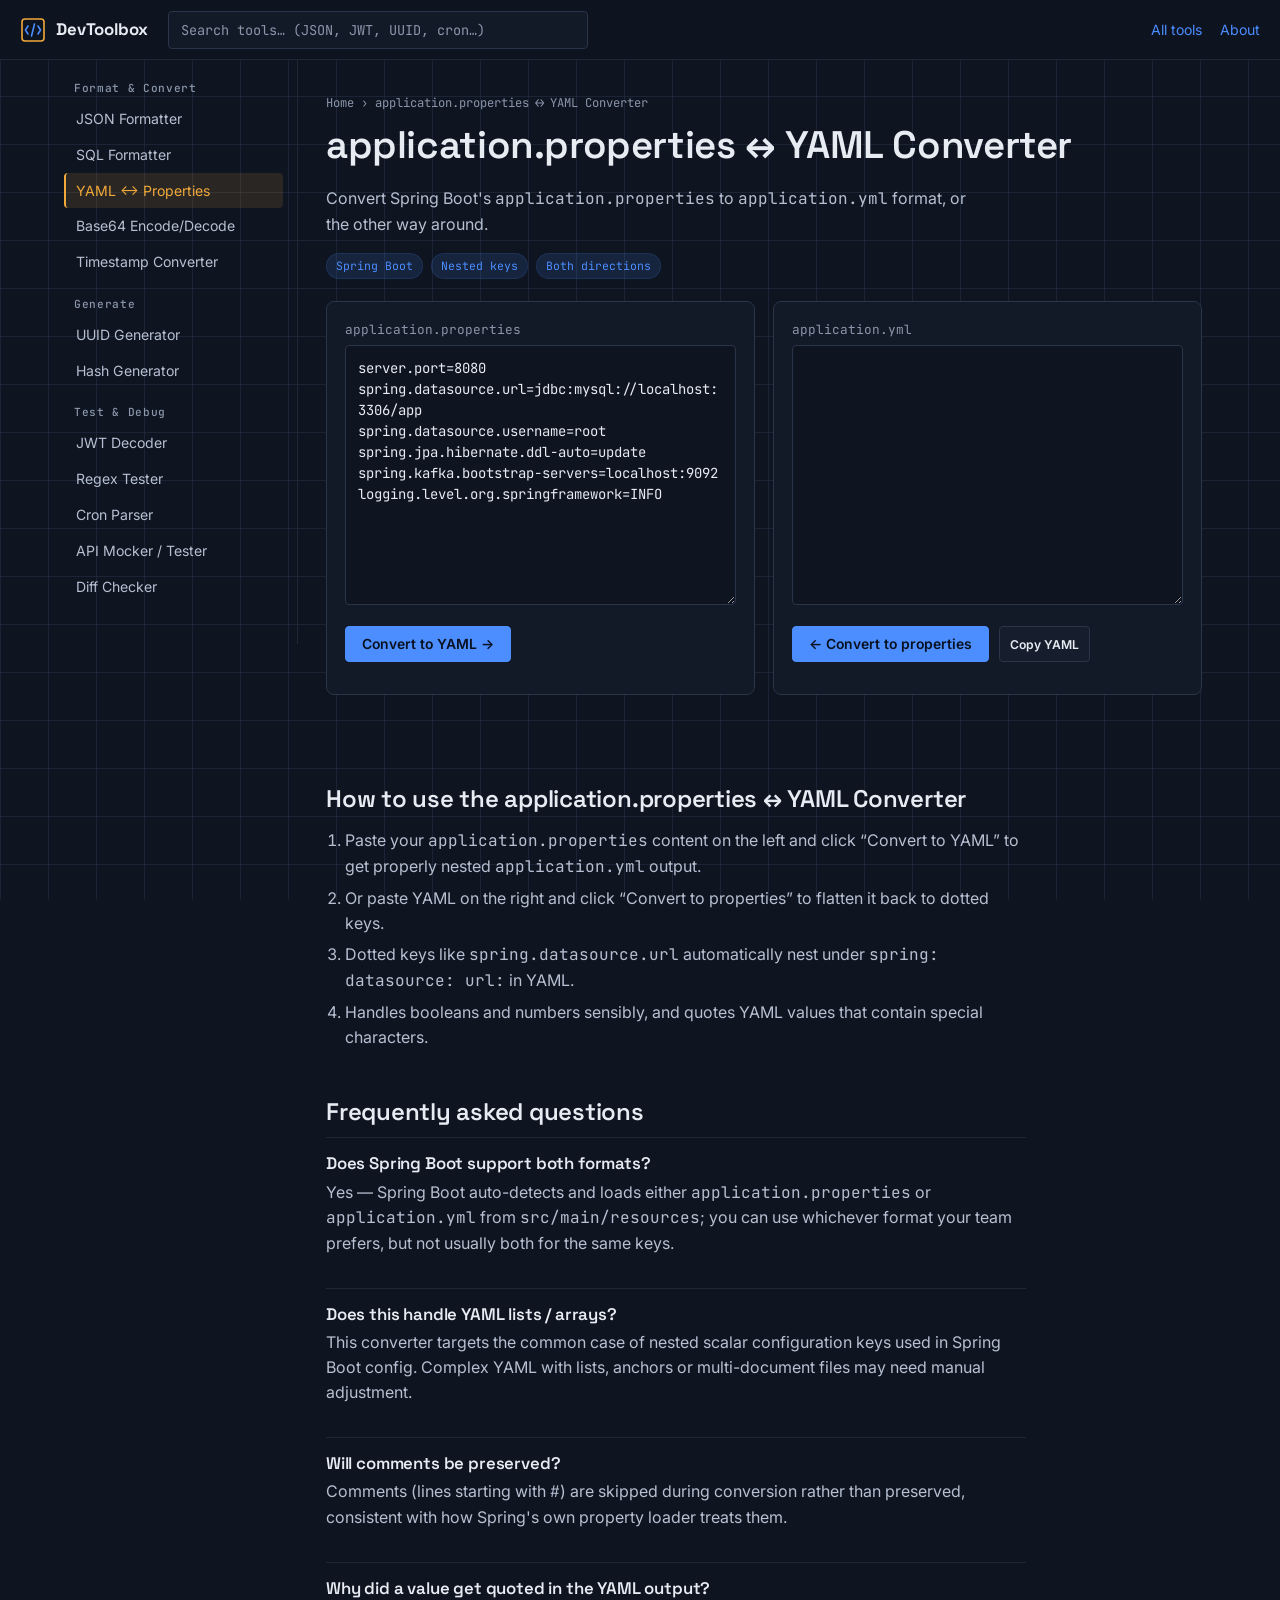
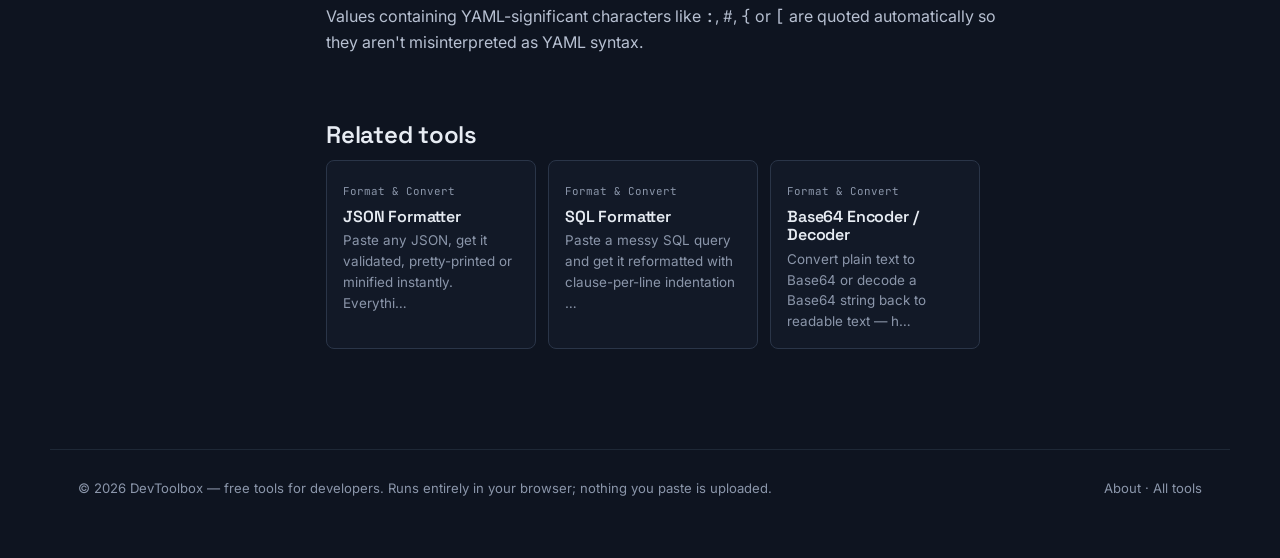
<file: tools/yaml-properties-converter.html>
<!doctype html>
<html lang="en">
<head>
<meta charset="UTF-8">
<meta name="viewport" content="width=device-width, initial-scale=1">
<title>properties to YAML Converter — Spring Boot | DevToolbox</title>
<meta name="description" content="Convert Spring Boot's application.properties to application.yml and back, instantly and for free, right in your browser.">
<link rel="canonical" href="https://www.devtoolbox.example/tools/yaml-properties-converter.html">
<meta name="robots" content="index, follow">
<meta property="og:type" content="website">
<meta property="og:title" content="properties to YAML Converter — Spring Boot | DevToolbox">
<meta property="og:description" content="Convert Spring Boot's application.properties to application.yml and back, instantly and for free, right in your browser.">
<meta property="og:url" content="https://www.devtoolbox.example/tools/yaml-properties-converter.html">
<meta property="og:site_name" content="DevToolbox">
<meta name="twitter:card" content="summary">
<meta name="twitter:title" content="properties to YAML Converter — Spring Boot | DevToolbox">
<meta name="twitter:description" content="Convert Spring Boot's application.properties to application.yml and back, instantly and for free, right in your browser.">
<link rel="icon" href="../favicon.svg" type="image/svg+xml">
<link rel="preconnect" href="https://fonts.googleapis.com">
<link rel="preconnect" href="https://fonts.gstatic.com" crossorigin>
<link href="https://fonts.googleapis.com/css2?family=Space+Grotesk:wght@500;600;700&family=Inter:wght@400;500;600&family=JetBrains+Mono:wght@400;500&display=swap" rel="stylesheet">
<link rel="stylesheet" href="../css/style.css">
<script type="application/ld+json">{"@context": "https://schema.org", "@type": "SoftwareApplication", "name": "application.properties ↔ YAML Converter - DevToolbox", "applicationCategory": "DeveloperApplication", "operatingSystem": "Any (runs in browser)", "offers": {"@type": "Offer", "price": "0", "priceCurrency": "USD"}, "url": "https://www.devtoolbox.example/tools/yaml-properties-converter.html", "description": "Convert Spring Boot's application.properties to application.yml and back, instantly and for free, right in your browser."}</script>
<script type="application/ld+json">{"@context": "https://schema.org", "@type": "FAQPage", "mainEntity": [{"@type": "Question", "name": "Does Spring Boot support both formats?", "acceptedAnswer": {"@type": "Answer", "text": "Yes — Spring Boot auto-detects and loads either <code>application.properties</code> or <code>application.yml</code> from <code>src/main/resources</code>; you can use whichever format your team prefers, but not usually both for the same keys."}}, {"@type": "Question", "name": "Does this handle YAML lists / arrays?", "acceptedAnswer": {"@type": "Answer", "text": "This converter targets the common case of nested scalar configuration keys used in Spring Boot config. Complex YAML with lists, anchors or multi-document files may need manual adjustment."}}, {"@type": "Question", "name": "Will comments be preserved?", "acceptedAnswer": {"@type": "Answer", "text": "Comments (lines starting with <code>#</code>) are skipped during conversion rather than preserved, consistent with how Spring's own property loader treats them."}}, {"@type": "Question", "name": "Why did a value get quoted in the YAML output?", "acceptedAnswer": {"@type": "Answer", "text": "Values containing YAML-significant characters like <code>:</code>, <code>#</code>, <code>{</code> or <code>[</code> are quoted automatically so they aren't misinterpreted as YAML syntax."}}]}</script>
<script type="application/ld+json">{"@context": "https://schema.org", "@type": "BreadcrumbList", "itemListElement": [{"@type": "ListItem", "position": 1, "name": "Home", "item": "https://www.devtoolbox.example/index.html"}, {"@type": "ListItem", "position": 2, "name": "application.properties ↔ YAML Converter", "item": "https://www.devtoolbox.example/tools/yaml-properties-converter.html"}]}</script>
</head>
<body>
<a class="skip-link" href="#main">Skip to content</a>
<header class="topbar">
  <a class="brand" href="../index.html" aria-label="DevToolbox home">
    <svg class="mark" viewBox="0 0 26 26" fill="none" xmlns="http://www.w3.org/2000/svg">
      <rect x="2" y="2" width="22" height="22" rx="3" stroke-width="1.6"/>
      <path d="M8 9L5.5 13L8 17M18 9L20.5 13L18 17M14.5 7L11.5 19" stroke-width="1.6" stroke-linecap="round" stroke-linejoin="round"/>
    </svg>
    DevToolbox
  </a>
  <div class="topbar-search">
    <input type="search" id="tool-search" placeholder="Search tools&hellip; (JSON, JWT, UUID, cron&hellip;)" aria-label="Search tools">
  </div>
  <nav class="topbar-links">
    <a href="../index.html#all-tools">All tools</a>
    <a href="../about.html">About</a>
  </nav>
  <button class="nav-toggle" aria-label="Toggle tool menu">&#9776;</button>
</header>
<div class="shell">
  <aside class="sidebar"><nav aria-label="Tool categories">
<h4>Format & Convert</h4>
<a href="../tools/json-formatter.html">JSON Formatter</a>
<a href="../tools/sql-formatter.html">SQL Formatter</a>
<a href="../tools/yaml-properties-converter.html" class="active">YAML ↔ Properties</a>
<a href="../tools/base64-encoder-decoder.html">Base64 Encode/Decode</a>
<a href="../tools/timestamp-converter.html">Timestamp Converter</a>
<h4>Generate</h4>
<a href="../tools/uuid-generator.html">UUID Generator</a>
<a href="../tools/hash-generator.html">Hash Generator</a>
<h4>Test & Debug</h4>
<a href="../tools/jwt-decoder.html">JWT Decoder</a>
<a href="../tools/regex-tester.html">Regex Tester</a>
<a href="../tools/cron-parser.html">Cron Parser</a>
<a href="../tools/api-mocker.html">API Mocker / Tester</a>
<a href="../tools/diff-checker.html">Diff Checker</a>
</nav></aside>
  <main id="main">
    <div class="tool-header">
      <div class="crumbs"><a href="../index.html">Home</a> &rsaquo; <span>application.properties ↔ YAML Converter</span></div>
      <h1>application.properties ↔ YAML Converter</h1>
      <p class="lede">Convert Spring Boot's <code>application.properties</code> to <code>application.yml</code> format, or the other way around.</p>
      <div class="badge-row"><span class="badge">Spring Boot</span><span class="badge">Nested keys</span><span class="badge">Both directions</span></div>
    </div>

    
<div class="grid-2">
  <div class="panel">
    <label for="conv-props">application.properties</label>
    <textarea id="conv-props" spellcheck="false" style="min-height:260px;">server.port=8080
spring.datasource.url=jdbc:mysql://localhost:3306/app
spring.datasource.username=root
spring.jpa.hibernate.ddl-auto=update
spring.kafka.bootstrap-servers=localhost:9092
logging.level.org.springframework=INFO</textarea>
    <div class="btn-row">
      <button class="primary" id="conv-to-yaml">Convert to YAML &rarr;</button>
    </div>
  </div>
  <div class="panel">
    <label for="conv-yaml">application.yml</label>
    <textarea id="conv-yaml" spellcheck="false" style="min-height:260px;"></textarea>
    <div class="btn-row">
      <button class="primary" id="conv-to-props">&larr; Convert to properties</button>
      <button class="small" data-copy-target="#conv-yaml">Copy YAML</button>
    </div>
  </div>
</div>
<div id="conv-status" class="status" role="status"></div>


    <section class="prose">
      <h2>How to use the application.properties ↔ YAML Converter</h2>
      <ol><li>Paste your <code>application.properties</code> content on the left and click “Convert to YAML” to get properly nested <code>application.yml</code> output.</li><li>Or paste YAML on the right and click “Convert to properties” to flatten it back to dotted keys.</li><li>Dotted keys like <code>spring.datasource.url</code> automatically nest under <code>spring: datasource: url:</code> in YAML.</li><li>Handles booleans and numbers sensibly, and quotes YAML values that contain special characters.</li></ol>
      <h2>Frequently asked questions</h2>
      <div class="faq-item"><h3>Does Spring Boot support both formats?</h3><p>Yes — Spring Boot auto-detects and loads either <code>application.properties</code> or <code>application.yml</code> from <code>src/main/resources</code>; you can use whichever format your team prefers, but not usually both for the same keys.</p></div><div class="faq-item"><h3>Does this handle YAML lists / arrays?</h3><p>This converter targets the common case of nested scalar configuration keys used in Spring Boot config. Complex YAML with lists, anchors or multi-document files may need manual adjustment.</p></div><div class="faq-item"><h3>Will comments be preserved?</h3><p>Comments (lines starting with <code>#</code>) are skipped during conversion rather than preserved, consistent with how Spring's own property loader treats them.</p></div><div class="faq-item"><h3>Why did a value get quoted in the YAML output?</h3><p>Values containing YAML-significant characters like <code>:</code>, <code>#</code>, <code>{</code> or <code>[</code> are quoted automatically so they aren't misinterpreted as YAML syntax.</p></div>
    </section>

    <section class="related">
      <h2>Related tools</h2>
      <div class="cards"><a class="card" href="json-formatter.html"><span class="tag">Format & Convert</span><h3>JSON Formatter</h3><p>Paste any JSON, get it validated, pretty-printed or minified instantly. Everythi&hellip;</p></a><a class="card" href="sql-formatter.html"><span class="tag">Format & Convert</span><h3>SQL Formatter</h3><p>Paste a messy SQL query and get it reformatted with clause-per-line indentation &hellip;</p></a><a class="card" href="base64-encoder-decoder.html"><span class="tag">Format & Convert</span><h3>Base64 Encoder / Decoder</h3><p>Convert plain text to Base64 or decode a Base64 string back to readable text — h&hellip;</p></a></div>
    </section>
  </main>
</div>
<footer>
  <div>&copy; <span id="y"></span> DevToolbox &mdash; free tools for developers. Runs entirely in your browser; nothing you paste is uploaded.</div>
  <div><a href="../about.html">About</a> &middot; <a href="../index.html#all-tools">All tools</a></div>
</footer>
<script>document.getElementById('y').textContent = new Date().getFullYear();</script>
<script src="../js/common.js"></script>
<script>

(function () {
  function propsToTree(text) {
    var root = {};
    text.split('\n').forEach(function (line) {
      line = line.trim();
      if (!line || line.startsWith('#') || line.startsWith('!')) return;
      var idx = line.indexOf('=');
      if (idx === -1) idx = line.indexOf(':');
      if (idx === -1) return;
      var key = line.slice(0, idx).trim();
      var value = line.slice(idx + 1).trim();
      var parts = key.split('.');
      var node = root;
      for (var i = 0; i < parts.length - 1; i++) {
        if (typeof node[parts[i]] !== 'object' || node[parts[i]] === null) node[parts[i]] = {};
        node = node[parts[i]];
      }
      node[parts[parts.length - 1]] = value;
    });
    return root;
  }

  function coerce(v) {
    if (v === 'true') return true;
    if (v === 'false') return false;
    if (/^-?\d+$/.test(v)) return parseInt(v, 10);
    if (/^-?\d+\.\d+$/.test(v)) return parseFloat(v);
    return v;
  }

  function treeToYaml(node, indent) {
    indent = indent || 0;
    var pad = '  '.repeat(indent);
    var lines = [];
    Object.keys(node).forEach(function (key) {
      var val = node[key];
      if (val !== null && typeof val === 'object') {
        lines.push(pad + key + ':');
        lines.push(treeToYaml(val, indent + 1));
      } else {
        var coerced = coerce(String(val));
        var out = typeof coerced === 'string' && /[:#\[\]{}]/.test(coerced) ? JSON.stringify(coerced) : coerced;
        lines.push(pad + key + ': ' + out);
      }
    });
    return lines.join('\n');
  }

  function yamlToFlat(text) {
    var lines = text.split('\n');
    var stack = [{ indent: -1, prefix: '' }];
    var flat = {};
    lines.forEach(function (raw) {
      if (!raw.trim() || raw.trim().startsWith('#')) return;
      var indent = raw.match(/^\s*/)[0].length;
      var line = raw.trim();
      var idx = line.indexOf(':');
      if (idx === -1) return;
      var key = line.slice(0, idx).trim();
      var value = line.slice(idx + 1).trim();
      while (stack.length && indent <= stack[stack.length - 1].indent) stack.pop();
      var prefix = (stack[stack.length - 1].prefix ? stack[stack.length - 1].prefix + '.' : '') + key;
      if (value === '') {
        stack.push({ indent: indent, prefix: prefix });
      } else {
        flat[prefix] = value.replace(/^['"]|['"]$/g, '');
      }
    });
    return flat;
  }

  document.getElementById('conv-to-yaml').addEventListener('click', function () {
    var status = document.getElementById('conv-status');
    try {
      var tree = propsToTree(document.getElementById('conv-props').value);
      document.getElementById('conv-yaml').value = treeToYaml(tree);
      setStatus(status, 'Converted to YAML.', true);
    } catch (e) { setStatus(status, 'Could not convert: ' + e.message, false); }
  });

  document.getElementById('conv-to-props').addEventListener('click', function () {
    var status = document.getElementById('conv-status');
    try {
      var flat = yamlToFlat(document.getElementById('conv-yaml').value);
      var lines = Object.keys(flat).map(function (k) { return k + '=' + flat[k]; });
      document.getElementById('conv-props').value = lines.join('\n');
      setStatus(status, 'Converted to properties.', true);
    } catch (e) { setStatus(status, 'Could not convert: ' + e.message, false); }
  });
})();

</script>
</body>
</html>
</file>
<file: css/style.css>
/* ==========================================================================
   DevToolbox design system — "blueprint" theme
   Deep schematic navy, amber highlights, grotesk display + mono data type.
   ========================================================================== */

:root {
  --bg: #0E1420;
  --bg-elevated: #161D2C;
  --bg-panel: #121927;
  --grid-line: #24304690;
  --border: #2A3548;
  --border-soft: #1E2836;
  --ink: #E7ECF3;
  --ink-dim: #B7C0D1;
  --muted: #8B96AA;
  --accent: #4C8DFF;
  --accent-dim: #4C8DFF22;
  --accent-ink: #0E1420;
  --warm: #F2A93B;
  --warm-dim: #F2A93B1F;
  --danger: #E2584F;
  --success: #4CC38A;
  --radius-sm: 4px;
  --radius: 8px;
  --font-display: "Space Grotesk", "Segoe UI", sans-serif;
  --font-body: "Inter", "Segoe UI", sans-serif;
  --font-mono: "JetBrains Mono", "SFMono-Regular", Consolas, monospace;
  --sidebar-w: 248px;
  --topbar-h: 60px;
  --max-w: 1180px;
}

* { box-sizing: border-box; }
html { scroll-behavior: smooth; }

body {
  margin: 0;
  background: var(--bg);
  background-image:
    linear-gradient(var(--grid-line) 1px, transparent 1px),
    linear-gradient(90deg, var(--grid-line) 1px, transparent 1px);
  background-size: 48px 48px;
  background-attachment: fixed;
  color: var(--ink);
  font-family: var(--font-body);
  font-size: 16px;
  line-height: 1.55;
  -webkit-font-smoothing: antialiased;
}

h1, h2, h3, h4 { font-family: var(--font-display); font-weight: 600; line-height: 1.15; margin: 0 0 .5em; letter-spacing: -0.01em; }
h1 { font-size: clamp(1.9rem, 3vw, 2.6rem); }
h2 { font-size: 1.5rem; }
h3 { font-size: 1.05rem; }
p { margin: 0 0 1em; color: var(--ink-dim); }
a { color: var(--accent); text-decoration: none; }
a:hover { text-decoration: underline; }
code, .mono { font-family: var(--font-mono); }

:focus-visible {
  outline: 2px solid var(--warm);
  outline-offset: 2px;
}

@media (prefers-reduced-motion: reduce) {
  * { animation: none !important; transition: none !important; }
}

/* ---------- Skip link ---------- */
.skip-link {
  position: absolute; left: -999px; top: 0; z-index: 1000;
  background: var(--warm); color: #14181F; padding: 10px 16px; border-radius: var(--radius-sm);
}
.skip-link:focus { left: 12px; top: 12px; }

/* ---------- Top bar ---------- */
.topbar {
  position: sticky; top: 0; z-index: 40;
  height: var(--topbar-h);
  display: flex; align-items: center; gap: 20px;
  padding: 0 20px;
  background: rgba(14, 20, 32, 0.92);
  backdrop-filter: blur(8px);
  border-bottom: 1px solid var(--border-soft);
}
.brand { display: flex; align-items: center; gap: 10px; font-family: var(--font-display); font-weight: 700; font-size: 1.05rem; color: var(--ink); white-space: nowrap; }
.brand .mark { width: 26px; height: 26px; flex: none; }
.brand .mark rect { stroke: var(--warm); }
.brand .mark path { stroke: var(--accent); }
.topbar-search { flex: 1; max-width: 420px; }
.topbar-search input {
  width: 100%; padding: 9px 12px; border-radius: var(--radius-sm);
  border: 1px solid var(--border); background: var(--bg-panel); color: var(--ink);
  font-family: var(--font-mono); font-size: .85rem;
}
.topbar-search input::placeholder { color: var(--muted); }
.topbar-links { display: flex; gap: 18px; margin-left: auto; font-size: .88rem; color: var(--ink-dim); }
.nav-toggle {
  display: none; margin-left: auto; background: none; border: 1px solid var(--border);
  color: var(--ink); border-radius: var(--radius-sm); padding: 7px 10px; font-size: 1rem;
}

/* ---------- Shell: sidebar + main ---------- */
.shell { display: flex; max-width: var(--max-w); margin: 0 auto; align-items: flex-start; }
.sidebar {
  width: var(--sidebar-w); flex: none; position: sticky; top: var(--topbar-h);
  max-height: calc(100vh - var(--topbar-h)); overflow-y: auto;
  padding: 22px 14px 40px; border-right: 1px solid var(--border-soft);
}
.sidebar h4 {
  font-family: var(--font-mono); font-size: .7rem; letter-spacing: .06em; text-transform: none;
  color: var(--muted); margin: 18px 10px 6px; font-weight: 500;
}
.sidebar h4:first-child { margin-top: 0; }
.sidebar a {
  display: block; padding: 7px 10px; border-radius: var(--radius-sm); font-size: .88rem;
  color: var(--ink-dim); border-left: 2px solid transparent;
}
.sidebar a:hover { background: var(--bg-elevated); color: var(--ink); text-decoration: none; }
.sidebar a.active { color: var(--warm); border-left-color: var(--warm); background: var(--warm-dim); }

main { flex: 1; min-width: 0; padding: 34px 28px 60px; }

/* ---------- Tool page header ---------- */
.tool-header { margin-bottom: 22px; }
.crumbs { font-family: var(--font-mono); font-size: .76rem; color: var(--muted); margin-bottom: 10px; }
.crumbs a { color: var(--muted); }
.tool-header p.lede { max-width: 640px; font-size: 1rem; }
.badge-row { display: flex; gap: 8px; flex-wrap: wrap; margin: 10px 0 0; }
.badge {
  font-family: var(--font-mono); font-size: .72rem; color: var(--accent);
  border: 1px solid var(--accent-dim); background: var(--accent-dim);
  padding: 3px 9px; border-radius: 100px;
}

/* ---------- Panels / tool UI ---------- */
.panel {
  background: var(--bg-panel); border: 1px solid var(--border); border-radius: var(--radius);
  padding: 18px; margin-bottom: 18px;
}
.panel-title { font-family: var(--font-mono); font-size: .74rem; color: var(--muted); margin-bottom: 10px; display: flex; justify-content: space-between; align-items: center; }
.grid-2 { display: grid; grid-template-columns: 1fr 1fr; gap: 18px; }
@media (max-width: 760px) { .grid-2 { grid-template-columns: 1fr; } }

textarea, .code-box, input[type=text], input[type=number], select {
  width: 100%; background: var(--bg); color: var(--ink); border: 1px solid var(--border);
  border-radius: var(--radius-sm); padding: 12px; font-family: var(--font-mono); font-size: .87rem;
  resize: vertical; line-height: 1.5;
}
textarea { min-height: 220px; }
textarea:focus, input:focus, select:focus { border-color: var(--accent); }
.code-box { min-height: 220px; overflow: auto; white-space: pre-wrap; word-break: break-word; }
label { display: block; font-size: .8rem; color: var(--muted); margin-bottom: 6px; font-family: var(--font-mono); }

.btn-row { display: flex; gap: 10px; flex-wrap: wrap; margin: 14px 0; }
button {
  font-family: var(--font-body); font-size: .87rem; font-weight: 600; cursor: pointer;
  padding: 9px 16px; border-radius: var(--radius-sm); border: 1px solid var(--border);
  background: var(--bg-elevated); color: var(--ink);
}
button:hover { border-color: var(--accent); color: var(--accent); }
button.primary { background: var(--accent); border-color: var(--accent); color: #08111F; }
button.primary:hover { color: #08111F; filter: brightness(1.08); }
button.warm { background: var(--warm); border-color: var(--warm); color: #241704; }
button.ghost { background: transparent; }
button:disabled { opacity: .45; cursor: not-allowed; }
button.small { padding: 5px 10px; font-size: .76rem; }

.status { font-family: var(--font-mono); font-size: .8rem; margin-top: 8px; min-height: 1.2em; }
.status.ok { color: var(--success); }
.status.err { color: var(--danger); }

table.kv { width: 100%; border-collapse: collapse; font-family: var(--font-mono); font-size: .82rem; }
table.kv td, table.kv th { border-bottom: 1px solid var(--border-soft); padding: 8px 6px; text-align: left; }
table.kv th { color: var(--muted); font-weight: 500; width: 40%; }

/* ---------- Content sections (about / how-to / faq) ---------- */
.prose { max-width: 700px; }
.prose h2 { margin-top: 2em; }
.prose ul, .prose ol { color: var(--ink-dim); padding-left: 1.2em; }
.prose li { margin-bottom: .4em; }
.faq-item { border-top: 1px solid var(--border-soft); padding: 16px 0; }
.faq-item h3 { margin-bottom: 6px; color: var(--ink); }

.related { margin-top: 34px; }
.related .cards { display: grid; grid-template-columns: repeat(auto-fill, minmax(210px, 1fr)); gap: 12px; }

/* ---------- Card grid (homepage) ---------- */
.hero { padding: 54px 0 30px; }
.hero .eyebrow { font-family: var(--font-mono); color: var(--warm); font-size: .8rem; margin-bottom: 14px; }
.hero p.lede { max-width: 560px; font-size: 1.08rem; }
.hero-demo { margin-top: 26px; }

.tool-grid { display: grid; grid-template-columns: repeat(auto-fill, minmax(250px, 1fr)); gap: 14px; margin: 18px 0 40px; }
.card {
  display: block; background: var(--bg-panel); border: 1px solid var(--border); border-radius: var(--radius);
  padding: 16px; color: var(--ink);
}
.card:hover { border-color: var(--accent); text-decoration: none; }
.card .tag { font-family: var(--font-mono); font-size: .68rem; color: var(--muted); }
.card h3 { margin: 6px 0 4px; font-size: 1rem; }
.card p { font-size: .84rem; margin: 0; color: var(--muted); }

.section-title { display: flex; align-items: baseline; justify-content: space-between; margin: 40px 0 4px; }
.section-title span { font-family: var(--font-mono); font-size: .75rem; color: var(--muted); }

/* ---------- Footer ---------- */
footer {
  border-top: 1px solid var(--border-soft); margin-top: 40px; padding: 28px 28px 60px;
  max-width: var(--max-w); margin-left: auto; margin-right: auto;
  font-size: .82rem; color: var(--muted); display: flex; justify-content: space-between; flex-wrap: wrap; gap: 10px;
}
footer a { color: var(--muted); }

/* ---------- Responsive ---------- */
@media (max-width: 880px) {
  .nav-toggle { display: inline-block; }
  .topbar-links { display: none; }
  .sidebar {
    position: fixed; left: 0; top: var(--topbar-h); bottom: 0; width: 78vw; max-width: 300px;
    background: var(--bg); transform: translateX(-100%); transition: transform .18s ease; z-index: 39;
  }
  .sidebar.open { transform: translateX(0); box-shadow: 8px 0 24px #00000080; }
  main { padding: 24px 18px 50px; }
}
</file>
